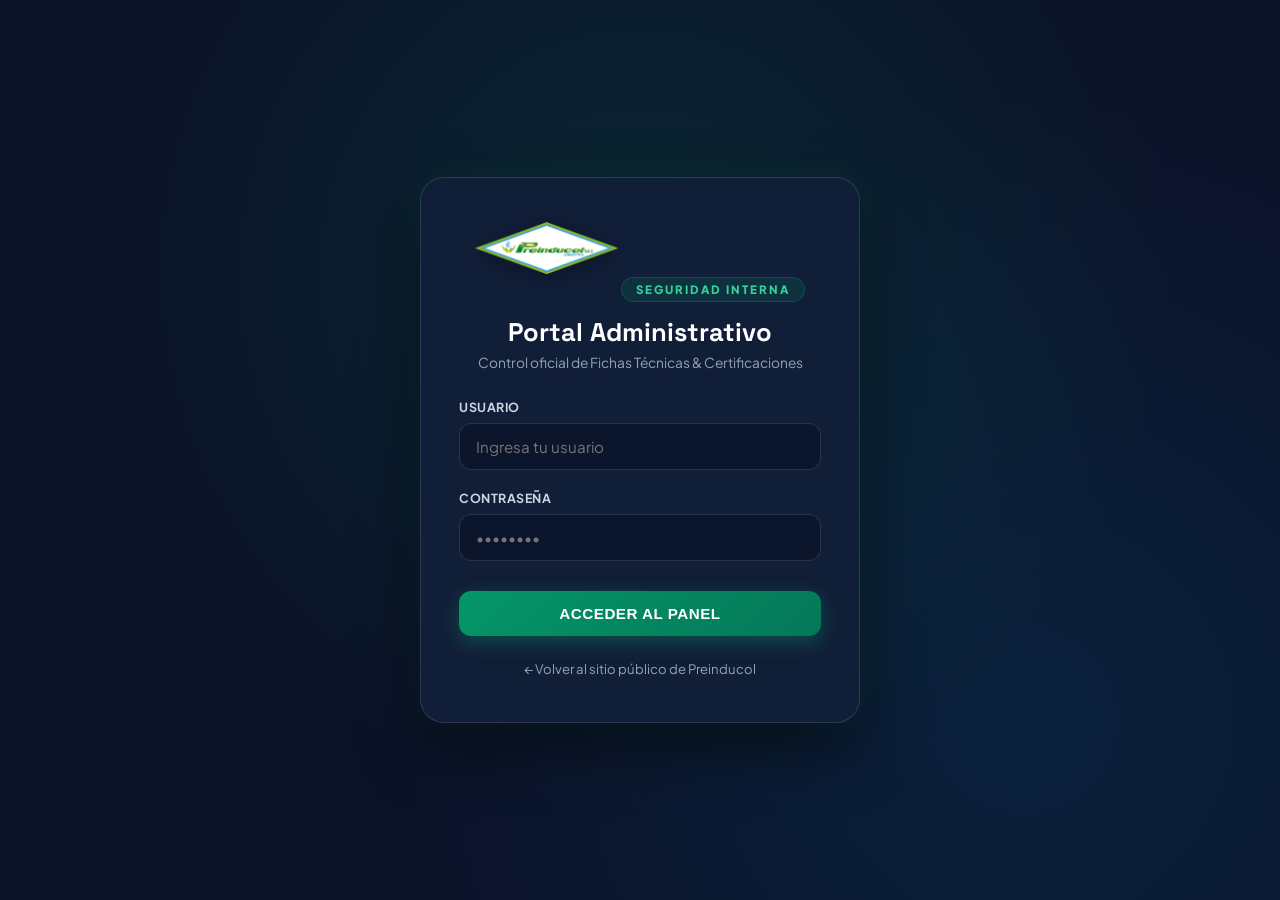
<file: admin.html>
<!DOCTYPE html>
<html lang="es">
<head>
  <meta charset="UTF-8">
  <meta name="viewport" content="width=device-width, initial-scale=1.0">
  <title>Preinducol S.A.S. — Portal Administrativo de Fichas Técnicas</title>
  <link rel="icon" type="image/png" href="assets/logo.png">
  
  <!-- Tipografía -->
  <link rel="preconnect" href="https://fonts.googleapis.com">
  <link rel="preconnect" href="https://fonts.gstatic.com" crossorigin>
  <link href="https://fonts.googleapis.com/css2?family=Plus+Jakarta+Sans:wght@400;500;600;700;800&family=Space+Grotesk:wght@600;700;800&family=JetBrains+Mono:wght@500;700&display=swap" rel="stylesheet">
  
  <style>
    :root {
      --c-bg: #0b1329;
      --c-surface: #111e38;
      --c-card: #182849;
      --c-border: rgba(255, 255, 255, 0.12);
      --c-text: #f8fafc;
      --c-text-muted: #94a3b8;
      --c-primary: #059669;
      --c-primary-hover: #047857;
      --c-blue: #0284c7;
      --c-blue-hover: #0369a1;
      --c-red: #ef4444;
      --f-sans: 'Plus Jakarta Sans', system-ui, sans-serif;
      --f-display: 'Space Grotesk', system-ui, sans-serif;
      --f-mono: 'JetBrains Mono', monospace;
    }

    * {
      box-sizing: border-box;
      margin: 0;
      padding: 0;
    }

    body {
      font-family: var(--f-sans);
      background-color: var(--c-bg);
      color: var(--c-text);
      min-height: 100vh;
      display: flex;
      flex-direction: column;
    }

    /* =========================================================================
       VISTA 1: LOGIN (PANTALLA DE ACCESO PROTEGIDO)
       ========================================================================= */
    #loginView {
      display: flex;
      align-items: center;
      justify-content: center;
      min-height: 100vh;
      padding: 20px;
      background: radial-gradient(circle at 50% 30%, rgba(5, 150, 105, 0.15) 0%, transparent 60%),
                  radial-gradient(circle at 80% 80%, rgba(2, 132, 199, 0.12) 0%, transparent 50%),
                  var(--c-bg);
    }

    .login-card {
      background: var(--c-surface);
      border: 1px solid var(--c-border);
      border-radius: 24px;
      padding: 44px 38px;
      width: 100%;
      max-width: 440px;
      box-shadow: 0 25px 60px rgba(0, 0, 0, 0.5), 0 0 30px rgba(5, 150, 105, 0.15);
      backdrop-filter: blur(16px);
      text-align: center;
    }

    .login-logo {
      height: 52px;
      margin-bottom: 20px;
      filter: drop-shadow(0 4px 10px rgba(0, 0, 0, 0.3));
    }

    .login-badge {
      display: inline-block;
      font-size: 0.72rem;
      font-weight: 800;
      letter-spacing: 2px;
      color: #34d399;
      background: rgba(5, 150, 105, 0.16);
      border: 1px solid rgba(5, 150, 105, 0.3);
      padding: 4px 14px;
      border-radius: 999px;
      margin-bottom: 14px;
      text-transform: uppercase;
    }

    .login-title {
      font-family: var(--f-display);
      font-size: 1.6rem;
      font-weight: 800;
      color: #ffffff;
      margin-bottom: 6px;
    }

    .login-desc {
      font-size: 0.86rem;
      color: var(--c-text-muted);
      margin-bottom: 28px;
    }

    .form-group {
      text-align: left;
      margin-bottom: 20px;
    }

    .form-label {
      display: block;
      font-size: 0.78rem;
      font-weight: 700;
      color: #cbd5e1;
      margin-bottom: 8px;
      letter-spacing: 0.5px;
    }

    .input-field {
      width: 100%;
      background: rgba(11, 19, 41, 0.8);
      border: 1px solid var(--c-border);
      border-radius: 12px;
      padding: 13px 16px;
      color: #ffffff;
      font-family: var(--f-sans);
      font-size: 0.95rem;
      outline: none;
      transition: all 0.25s ease;
    }

    .input-field:focus {
      border-color: #34d399;
      box-shadow: 0 0 15px rgba(52, 211, 153, 0.3);
      background: rgba(11, 19, 41, 0.95);
    }

    .btn-login {
      width: 100%;
      background: linear-gradient(135deg, var(--c-primary), #047857);
      border: none;
      border-radius: 12px;
      padding: 14px;
      color: #ffffff;
      font-size: 0.95rem;
      font-weight: 700;
      letter-spacing: 0.5px;
      cursor: pointer;
      transition: all 0.25s ease;
      box-shadow: 0 6px 20px rgba(5, 150, 105, 0.4);
      margin-top: 10px;
    }

    .btn-login:hover {
      background: linear-gradient(135deg, #047857, #065f46);
      transform: translateY(-2px);
      box-shadow: 0 8px 25px rgba(5, 150, 105, 0.6);
    }

    .login-error {
      display: none;
      background: rgba(239, 68, 68, 0.15);
      border: 1px solid rgba(239, 68, 68, 0.4);
      color: #fca5a5;
      font-size: 0.82rem;
      padding: 10px 14px;
      border-radius: 10px;
      margin-top: 18px;
    }

    .login-footer-link {
      display: inline-block;
      margin-top: 24px;
      color: var(--c-text-muted);
      font-size: 0.82rem;
      text-decoration: none;
      transition: color 0.2s;
    }

    .login-footer-link:hover {
      color: #34d399;
    }

    /* =========================================================================
       VISTA 2: DASHBOARD ADMINISTRATIVO
       ========================================================================= */
    #dashboardView {
      display: none;
      flex-direction: column;
      min-height: 100vh;
    }

    .admin-navbar {
      background: var(--c-surface);
      border-bottom: 1px solid var(--c-border);
      padding: 14px 28px;
      display: flex;
      align-items: center;
      justify-content: space-between;
      position: sticky;
      top: 0;
      z-index: 50;
      backdrop-filter: blur(12px);
    }

    .nav-brand-group {
      display: flex;
      align-items: center;
      gap: 16px;
    }

    .admin-nav-logo {
      height: 38px;
    }

    .admin-nav-title {
      font-family: var(--f-display);
      font-size: 1.15rem;
      font-weight: 800;
      color: #ffffff;
      letter-spacing: 0.5px;
    }

    .admin-nav-user-badge {
      display: flex;
      align-items: center;
      gap: 14px;
    }

    .user-pill {
      display: flex;
      align-items: center;
      gap: 8px;
      background: rgba(255, 255, 255, 0.06);
      border: 1px solid var(--c-border);
      padding: 6px 14px;
      border-radius: 999px;
      font-size: 0.82rem;
      color: #cbd5e1;
    }

    .user-pill strong {
      color: #34d399;
    }

    .btn-logout {
      background: rgba(239, 68, 68, 0.14);
      border: 1px solid rgba(239, 68, 68, 0.3);
      color: #fca5a5;
      padding: 7px 16px;
      border-radius: 999px;
      font-size: 0.80rem;
      font-weight: 700;
      cursor: pointer;
      transition: all 0.2s ease;
    }

    .btn-logout:hover {
      background: #ef4444;
      color: #ffffff;
      border-color: #ef4444;
    }

    .admin-content {
      flex: 1;
      padding: 34px 28px 60px;
      max-width: 1400px;
      width: 100%;
      margin: 0 auto;
    }

    /* Barra Superior de Métricas & Acciones */
    .dashboard-topbar {
      display: flex;
      align-items: center;
      justify-content: space-between;
      flex-wrap: wrap;
      gap: 20px;
      margin-bottom: 30px;
    }

    .topbar-titles h1 {
      font-family: var(--f-display);
      font-size: 1.9rem;
      font-weight: 800;
      color: #ffffff;
      margin-bottom: 4px;
    }

    .topbar-titles p {
      font-size: 0.9rem;
      color: var(--c-text-muted);
    }

    .topbar-actions {
      display: flex;
      align-items: center;
      gap: 12px;
    }

    .btn-new-ft {
      display: flex;
      align-items: center;
      gap: 8px;
      background: linear-gradient(135deg, var(--c-primary), #047857);
      border: none;
      color: #ffffff;
      padding: 12px 22px;
      border-radius: 12px;
      font-weight: 700;
      font-size: 0.90rem;
      cursor: pointer;
      box-shadow: 0 4px 16px rgba(5, 150, 105, 0.4);
      transition: all 0.25s ease;
    }

    .btn-new-ft:hover {
      transform: translateY(-2px);
      box-shadow: 0 8px 24px rgba(5, 150, 105, 0.6);
    }

    .btn-view-site {
      background: rgba(255, 255, 255, 0.08);
      border: 1px solid var(--c-border);
      color: #ffffff;
      padding: 12px 18px;
      border-radius: 12px;
      font-weight: 600;
      font-size: 0.88rem;
      text-decoration: none;
      transition: all 0.2s ease;
    }

    .btn-view-site:hover {
      background: rgba(255, 255, 255, 0.15);
      border-color: #ffffff;
    }

    /* Tarjetas de Estadísticas */
    .stats-grid {
      display: grid;
      grid-template-columns: repeat(auto-fit, minmax(240px, 1fr));
      gap: 18px;
      margin-bottom: 30px;
    }

    .stat-card {
      background: var(--c-surface);
      border: 1px solid var(--c-border);
      border-radius: 18px;
      padding: 22px;
      display: flex;
      align-items: center;
      gap: 16px;
    }

    .stat-icon {
      width: 48px;
      height: 48px;
      border-radius: 12px;
      background: rgba(5, 150, 105, 0.16);
      color: #34d399;
      display: flex;
      align-items: center;
      justify-content: center;
      font-size: 1.4rem;
    }

    .stat-num {
      font-family: var(--f-display);
      font-size: 1.8rem;
      font-weight: 800;
      color: #ffffff;
      line-height: 1;
    }

    .stat-label {
      font-size: 0.78rem;
      color: var(--c-text-muted);
      margin-top: 4px;
      font-weight: 600;
    }

    /* Buscador y Filtros */
    .admin-filter-bar {
      background: var(--c-surface);
      border: 1px solid var(--c-border);
      border-radius: 16px;
      padding: 14px 18px;
      margin-bottom: 24px;
      display: flex;
      align-items: center;
      justify-content: space-between;
      flex-wrap: wrap;
      gap: 14px;
    }

    .admin-search-wrap {
      flex: 1;
      min-width: 260px;
      position: relative;
    }

    .admin-search-input {
      width: 100%;
      background: rgba(11, 19, 41, 0.7);
      border: 1px solid var(--c-border);
      border-radius: 10px;
      padding: 10px 14px 10px 38px;
      color: #ffffff;
      font-size: 0.9rem;
      outline: none;
    }

    .admin-search-input:focus {
      border-color: #34d399;
    }

    .search-icon-svg {
      position: absolute;
      left: 12px;
      top: 50%;
      transform: translateY(-50%);
      color: var(--c-text-muted);
    }

    /* Tabla de Fichas Técnicas */
    .fichas-table-wrap {
      background: var(--c-surface);
      border: 1px solid var(--c-border);
      border-radius: 20px;
      overflow: hidden;
      box-shadow: 0 10px 30px rgba(0, 0, 0, 0.2);
    }

    .fichas-table {
      width: 100%;
      border-collapse: collapse;
      text-align: left;
    }

    .fichas-table th {
      background: rgba(255, 255, 255, 0.03);
      padding: 16px 20px;
      font-size: 0.75rem;
      font-weight: 800;
      letter-spacing: 1.5px;
      color: var(--c-text-muted);
      text-transform: uppercase;
      border-bottom: 1px solid var(--c-border);
    }

    .fichas-table td {
      padding: 18px 20px;
      border-bottom: 1px solid rgba(255, 255, 255, 0.06);
      font-size: 0.88rem;
      vertical-align: middle;
    }

    .fichas-table tr:hover td {
      background: rgba(255, 255, 255, 0.02);
    }

    .code-badge {
      font-family: var(--f-mono);
      font-size: 0.80rem;
      font-weight: 700;
      color: #38bdf8;
      background: rgba(56, 189, 248, 0.12);
      border: 1px solid rgba(56, 189, 248, 0.3);
      padding: 4px 10px;
      border-radius: 6px;
      display: inline-block;
    }

    .cat-badge {
      font-size: 0.75rem;
      font-weight: 700;
      color: #34d399;
      background: rgba(52, 211, 153, 0.12);
      padding: 4px 10px;
      border-radius: 999px;
      display: inline-block;
    }

    .pdf-indicator {
      display: inline-flex;
      align-items: center;
      gap: 6px;
      font-size: 0.78rem;
      color: #cbd5e1;
    }

    .table-actions {
      display: flex;
      align-items: center;
      gap: 8px;
    }

    .btn-action-icon {
      background: rgba(255, 255, 255, 0.08);
      border: 1px solid var(--c-border);
      color: #ffffff;
      padding: 7px 12px;
      border-radius: 8px;
      font-size: 0.80rem;
      font-weight: 600;
      cursor: pointer;
      transition: all 0.2s ease;
      display: inline-flex;
      align-items: center;
      gap: 5px;
    }

    .btn-action-icon:hover {
      background: rgba(255, 255, 255, 0.18);
    }

    .btn-action-delete {
      background: rgba(239, 68, 68, 0.12);
      border-color: rgba(239, 68, 68, 0.3);
      color: #fca5a5;
    }

    .btn-action-delete:hover {
      background: #ef4444;
      color: #ffffff;
    }

    /* Modal de Edición / Creación */
    .modal-overlay {
      position: fixed;
      inset: 0;
      background: rgba(0, 0, 0, 0.75);
      backdrop-filter: blur(8px);
      z-index: 100;
      display: none;
      align-items: center;
      justify-content: center;
      padding: 20px;
    }

    .modal-overlay.active {
      display: flex;
    }

    .modal-box {
      background: var(--c-surface);
      border: 1px solid var(--c-border);
      border-radius: 24px;
      width: 100%;
      max-width: 680px;
      max-height: 90vh;
      overflow-y: auto;
      box-shadow: 0 25px 60px rgba(0, 0, 0, 0.6);
      display: flex;
      flex-direction: column;
    }

    .modal-header {
      padding: 22px 28px;
      border-bottom: 1px solid var(--c-border);
      display: flex;
      align-items: center;
      justify-content: space-between;
    }

    .modal-title {
      font-family: var(--f-display);
      font-size: 1.3rem;
      font-weight: 800;
      color: #ffffff;
    }

    .btn-close-modal {
      background: transparent;
      border: none;
      color: var(--c-text-muted);
      font-size: 1.6rem;
      cursor: pointer;
      line-height: 1;
    }

    .btn-close-modal:hover {
      color: #ffffff;
    }

    .modal-body {
      padding: 28px;
    }

    .form-grid-2 {
      display: grid;
      grid-template-columns: 1fr 1fr;
      gap: 16px;
    }

    .file-dropzone {
      border: 2px dashed rgba(255, 255, 255, 0.2);
      border-radius: 12px;
      padding: 20px;
      text-align: center;
      cursor: pointer;
      transition: all 0.25s ease;
      background: rgba(11, 19, 41, 0.5);
    }

    .file-dropzone:hover {
      border-color: #34d399;
      background: rgba(5, 150, 105, 0.08);
    }

    .modal-footer {
      padding: 18px 28px;
      border-top: 1px solid var(--c-border);
      display: flex;
      align-items: center;
      justify-content: flex-end;
      gap: 12px;
    }

    .btn-cancel {
      background: transparent;
      border: 1px solid var(--c-border);
      color: var(--c-text-muted);
      padding: 10px 18px;
      border-radius: 10px;
      font-weight: 600;
      cursor: pointer;
    }

    .btn-cancel:hover {
      color: #ffffff;
      border-color: #ffffff;
    }

    .btn-save {
      background: linear-gradient(135deg, var(--c-primary), #047857);
      border: none;
      color: #ffffff;
      padding: 10px 24px;
      border-radius: 10px;
      font-weight: 700;
      cursor: pointer;
    }

    .btn-save:hover {
      background: #047857;
    }

    /* Toast Notification */
    .admin-toast {
      position: fixed;
      bottom: 24px;
      right: 24px;
      background: #065f46;
      border: 1px solid #34d399;
      color: #ffffff;
      padding: 14px 22px;
      border-radius: 12px;
      font-weight: 600;
      font-size: 0.9rem;
      box-shadow: 0 10px 30px rgba(0, 0, 0, 0.4);
      display: none;
      z-index: 200;
      animation: toastIn 0.3s ease;
    }

    @keyframes toastIn {
      from { transform: translateY(20px); opacity: 0; }
      to { transform: translateY(0); opacity: 1; }
    }
  </style>
</head>
<body>

  <!-- =========================================================================
       1. PANTALLA DE ACCESO (LOGIN OCULTO)
       ========================================================================= -->
  <div id="loginView">
    <div class="login-card">
      <img src="assets/logo.png" alt="Preinducol S.A.S." class="login-logo">
      <span class="login-badge">SEGURIDAD INTERNA</span>
      <h1 class="login-title">Portal Administrativo</h1>
      <p class="login-desc">Control oficial de Fichas Técnicas & Certificaciones</p>

      <form id="loginForm" onsubmit="handleLogin(event)">
        <div class="form-group">
          <label class="form-label">USUARIO</label>
          <input type="text" id="adminUser" class="input-field" placeholder="Ingresa tu usuario" required autocomplete="username">
        </div>

        <div class="form-group">
          <label class="form-label">CONTRASEÑA</label>
          <input type="password" id="adminPass" class="input-field" placeholder="••••••••" required autocomplete="current-password">
        </div>

        <button type="submit" class="btn-login">ACCEDER AL PANEL</button>

        <div class="login-error" id="loginError">
          ⚠️ Usuario o contraseña incorrectos. Verifica tus credenciales.
        </div>
      </form>

      <a href="index.html" class="login-footer-link">← Volver al sitio público de Preinducol</a>
    </div>
  </div>

  <!-- =========================================================================
       2. PANEL DASHBOARD ADMINISTRATIVO
       ========================================================================= -->
  <div id="dashboardView">
    
    <!-- Navbar del Administrador -->
    <header class="admin-navbar">
      <div class="nav-brand-group">
        <img src="assets/logo.png" alt="Preinducol" class="admin-nav-logo">
        <span class="admin-nav-title">GESTIÓN DE FICHAS TÉCNICAS</span>
      </div>

      <div class="admin-nav-user-badge">
        <div class="user-pill">
          <span>👤 Operador:</span>
          <strong id="loggedUserDisplay">camilomatiz115</strong>
        </div>
        <button class="btn-logout" onclick="handleLogout()">Cerrar Sesión</button>
      </div>
    </header>

    <main class="admin-content">
      
      <!-- Topbar con Botón Crear -->
      <div class="dashboard-topbar">
        <div class="topbar-titles">
          <h1>Fichas Técnicas Registradas</h1>
          <p>Crea, actualiza o elimina las fichas oficiales. Los cambios impactan el menú del sitio en tiempo real.</p>
        </div>

        <div class="topbar-actions">
          <a href="index.html" target="_blank" class="btn-view-site">Ver Sitio Web ↗</a>
          <button class="btn-new-ft" onclick="openCreateModal()">
            <span style="font-size: 1.2rem; line-height: 1;">+</span>
            <span>Nueva Ficha Técnica</span>
          </button>
        </div>
      </div>

      <!-- Tarjetas Métricas -->
      <div class="stats-grid">
        <div class="stat-card">
          <div class="stat-icon">📄</div>
          <div>
            <div class="stat-num" id="totalFichasCount">4</div>
            <div class="stat-label">FICHAS ACTIVAS EN CATÁLOGO</div>
          </div>
        </div>

        <div class="stat-card">
          <div class="stat-icon">🏷️</div>
          <div>
            <div class="stat-num" id="totalCategoriesCount">2</div>
            <div class="stat-label">LÍNEAS DE PRODUCTO</div>
          </div>
        </div>

        <div class="stat-card">
          <div class="stat-icon">🔄</div>
          <div>
            <div class="stat-num" id="lastUpdatedDate">Hoy</div>
            <div class="stat-label">ÚLTIMA SINCRONIZACIÓN</div>
          </div>
        </div>
      </div>

      <!-- Barra de Filtro / Búsqueda -->
      <div class="admin-filter-bar">
        <div class="admin-search-wrap">
          <svg class="search-icon-svg" viewBox="0 0 24 24" width="16" height="16" fill="none" stroke="currentColor" stroke-width="2">
            <circle cx="11" cy="11" r="8"></circle>
            <line x1="21" y1="21" x2="16.65" y2="16.65"></line>
          </svg>
          <input type="text" id="adminSearchInput" class="admin-search-input" placeholder="Buscar por código (ej: FT-RUB20) o nombre de producto..." oninput="handleSearch(this.value)">
        </div>
      </div>

      <!-- Tabla Principal de Fichas -->
      <div class="fichas-table-wrap">
        <table class="fichas-table">
          <thead>
            <tr>
              <th>CÓDIGO</th>
              <th>TÍTULO DE PRODUCTO</th>
              <th>CATEGORÍA</th>
              <th>CALIBRE</th>
              <th>PDF ADJUNTO</th>
              <th>ACCIONES</th>
            </tr>
          </thead>
          <tbody id="fichasTableBody">
            <!-- Renderizado dinámico vía JavaScript -->
          </tbody>
        </table>
      </div>

    </main>
  </div>

  <!-- =========================================================================
       3. MODAL DE CREACIÓN / EDICIÓN DE FICHA TÉCNICA
       ========================================================================= -->
  <div class="modal-overlay" id="editModalOverlay">
    <div class="modal-box">
      <div class="modal-header">
        <h3 class="modal-title" id="modalFormTitle">Nueva Ficha Técnica</h3>
        <button class="btn-close-modal" onclick="closeEditModal()">×</button>
      </div>

      <form id="fichaForm" onsubmit="handleSaveFicha(event)">
        <div class="modal-body">
          <input type="hidden" id="formFichaId">

          <div class="form-grid-2">
            <div class="form-group">
              <label class="form-label">CÓDIGO DE FICHA *</label>
              <input type="text" id="formCodigo" class="input-field" placeholder="ej: FT-RUB20" required>
            </div>

            <div class="form-group">
              <label class="form-label">CATEGORÍA *</label>
              <select id="formCategoria" class="input-field" required>
                <option value="hogar">Látex Hogar & Aseo</option>
                <option value="industrial">Látex Industrial</option>
                <option value="nitrilo">Nitrilo Químico</option>
                <option value="cuero">Cuero & Soldadura</option>
              </select>
            </div>
          </div>

          <div class="form-group">
            <label class="form-label">TÍTULO COMPLETO DEL PRODUCTO *</label>
            <input type="text" id="formTitulo" class="input-field" placeholder="ej: Guante de Látex Ruberplus™ Calibre 20" required>
          </div>

          <div class="form-grid-2">
            <div class="form-group">
              <label class="form-label">CALIBRE / GROSOR *</label>
              <input type="text" id="formCalibre" class="input-field" placeholder="ej: Calibre 20 (0.50 mm)" required>
            </div>

            <div class="form-group">
              <label class="form-label">LONGITUD *</label>
              <input type="text" id="formLongitud" class="input-field" placeholder="ej: 30 cm (12 pulgadas)" required>
            </div>
          </div>

          <div class="form-grid-2">
            <div class="form-group">
              <label class="form-label">COLOR / ACABADO</label>
              <input type="text" id="formColor" class="input-field" placeholder="ej: Amarillo / Bicolor">
            </div>

            <div class="form-group">
              <label class="form-label">FECHA DE REVISIÓN</label>
              <input type="text" id="formFechaRev" class="input-field" placeholder="ej: Octubre 2026">
            </div>
          </div>

          <div class="form-group">
            <label class="form-label">DESCRIPCIÓN TÉCNICA Y APLICACIONES</label>
            <textarea id="formDescripcion" class="input-field" rows="3" placeholder="Detalle técnico, pruebas de elongación, bactericida, etc."></textarea>
          </div>

          <div class="form-group">
            <label class="form-label">ARCHIVO PDF OFICIAL</label>
            <div class="file-dropzone" onclick="document.getElementById('formPdfFile').click()">
              <input type="file" id="formPdfFile" accept="application/pdf" style="display: none;" onchange="handleFileSelect(this)">
              <div id="dropzoneText">
                📂 <strong>Haz clic para cargar el PDF oficial</strong>
                <p style="font-size: 0.78rem; color: var(--c-text-muted); margin-top: 4px;">Máximo 8 MB • Formato .PDF</p>
              </div>
            </div>
          </div>

        </div>

        <div class="modal-footer">
          <button type="button" class="btn-cancel" onclick="closeEditModal()">Cancelar</button>
          <button type="submit" class="btn-save" id="btnSaveSubmit">Guardar Ficha</button>
        </div>
      </form>
    </div>
  </div>

  <!-- Toast Notification -->
  <div class="admin-toast" id="adminToast">Ficha guardada exitosamente</div>

  <!-- =========================================================================
       LÓGICA DEL PANEL ADMINISTRATIVO (COMPARTIDO CON EL SITIO PRINCIPAL)
       ========================================================================= -->
  <script>
    const STORAGE_KEY = 'preinducol_fichas_tecnicas_db';
    const SESSION_AUTH_KEY = 'preinducol_admin_auth_user';

    // Credenciales oficiales requeridas
    const VALID_USER = 'camilomatiz115';
    const VALID_PASS = '12345';

    let currentFichas = [];
    let pendingPdfBase64 = null;
    let pendingPdfName = '';

    // Fichas iniciales de fábrica si el almacenamiento está vacío
    const INITIAL_FICHAS = [
      {
        id: 'ft-rub20',
        codigo: 'FT-RUB20',
        titulo: 'Guante de Látex Ruberplus™ Calibre 20',
        categoria: 'hogar',
        categoriaNombre: 'Látex Hogar & Aseo',
        calibre: 'Calibre 20 Parejo (0.50 mm)',
        longitud: '30 cm (12 pulgadas)',
        color: 'Amarillo / Bicolor',
        descripcion: 'Guante ergonómico de alta pureza con labrado antideslizante en palma y dedos. Formulado con bactericida activo que inhibe 99.9% de hongos y bacterias.',
        fechaRev: 'Enero 2026',
        pdfNombre: 'Ficha_Tecnica_Ruberplus_Cal20_Preinducol.pdf'
      },
      {
        id: 'ft-rub25',
        codigo: 'FT-RUB25',
        titulo: 'Guante de Látex Ruberplus™ Semipesado Calibre 25',
        categoria: 'industrial',
        categoriaNombre: 'Látex Industrial',
        calibre: 'Calibre 25 (0.63 mm)',
        longitud: '30 cm',
        color: 'Negro / Rojo Bicolor',
        descripcion: 'Guante semipesado diseñado para trabajo industrial continuo, agroindustria, plantas florícolas y aseo severo.',
        fechaRev: 'Febrero 2026',
        pdfNombre: 'Ficha_Tecnica_Ruberplus_Cal25_Preinducol.pdf'
      },
      {
        id: 'ft-ind25',
        codigo: 'FT-IND25',
        titulo: 'Guante Industrial Indumax™ Químico Calibre 25',
        categoria: 'industrial',
        categoriaNombre: 'Látex Industrial',
        calibre: 'Calibre 25 Parejo',
        longitud: '35 cm con manga extendida',
        color: 'Verde Oscuro / Negro',
        descripcion: 'Protección para inmersión industrial en ácidos diluidos, álcalis, soluciones cáusticas y detergentes agresivos.',
        fechaRev: 'Enero 2026',
        pdfNombre: 'Ficha_Tecnica_Indumax_Cal25_Preinducol.pdf'
      },
      {
        id: 'ft-rub50',
        codigo: 'FT-RUB50',
        titulo: 'Guante Extrapesado Rubber 50™ Máxima Protección',
        categoria: 'industrial',
        categoriaNombre: 'Látex Industrial',
        calibre: 'Calibre 50 Extrapesado (1.25 mm)',
        longitud: '38 cm (15 pulgadas)',
        color: 'Ámbar / Naranja',
        descripcion: 'Guante extrapesado para faenas severas, desbaste, manipulación de tanques, curtido de pieles y trabajo pesado.',
        fechaRev: 'Marzo 2026',
        pdfNombre: 'Ficha_Tecnica_Rubber50_Extrapesado_Preinducol.pdf'
      }
    ];

    function checkAuth() {
      const authUser = sessionStorage.getItem(SESSION_AUTH_KEY);
      if (authUser === VALID_USER) {
        showDashboard();
      } else {
        showLogin();
      }
    }

    function showLogin() {
      document.getElementById('loginView').style.display = 'flex';
      document.getElementById('dashboardView').style.display = 'none';
    }

    function showDashboard() {
      document.getElementById('loginView').style.display = 'none';
      document.getElementById('dashboardView').style.display = 'flex';
      loadFichasData();
      renderTable(currentFichas);
    }

    function handleLogin(e) {
      e.preventDefault();
      const user = document.getElementById('adminUser').value.trim();
      const pass = document.getElementById('adminPass').value;
      const errorBox = document.getElementById('loginError');

      if (user === VALID_USER && pass === VALID_PASS) {
        errorBox.style.display = 'none';
        sessionStorage.setItem(SESSION_AUTH_KEY, user);
        showDashboard();
      } else {
        errorBox.style.display = 'block';
      }
    }

    function handleLogout() {
      sessionStorage.removeItem(SESSION_AUTH_KEY);
      showLogin();
    }

    function loadFichasData() {
      try {
        const raw = localStorage.getItem(STORAGE_KEY);
        if (raw) {
          currentFichas = JSON.parse(raw);
        } else {
          currentFichas = [...INITIAL_FICHAS];
          saveFichasData();
        }
      } catch (err) {
        console.warn('Error cargando fichas:', err);
        currentFichas = [...INITIAL_FICHAS];
      }
      updateStats();
    }

    function saveFichasData() {
      localStorage.setItem(STORAGE_KEY, JSON.stringify(currentFichas));
      updateStats();
    }

    function updateStats() {
      document.getElementById('totalFichasCount').textContent = currentFichas.length;
      const uniqueCats = new Set(currentFichas.map(f => f.categoria));
      document.getElementById('totalCategoriesCount').textContent = uniqueCats.size;
    }

    function renderTable(list) {
      const tbody = document.getElementById('fichasTableBody');
      if (!list || list.length === 0) {
        tbody.innerHTML = `
          <tr>
            <td colspan="6" style="text-align: center; padding: 40px; color: var(--c-text-muted);">
              No se encontraron fichas técnicas con ese criterio de búsqueda.
            </td>
          </tr>
        `;
        return;
      }

      tbody.innerHTML = list.map(f => `
        <tr>
          <td><span class="code-badge">${f.codigo || 'S/C'}</span></td>
          <td><strong>${f.titulo}</strong></td>
          <td><span class="cat-badge">${f.categoriaNombre || f.categoria}</span></td>
          <td>${f.calibre || 'Estándar'}</td>
          <td>
            <div class="pdf-indicator">
              <span>📄</span>
              <span title="${f.pdfNombre || 'PDF predeterminado'}">${f.pdfNombre ? f.pdfNombre.substring(0, 24) + '...' : 'PDF Oficial'}</span>
            </div>
          </td>
          <td>
            <div class="table-actions">
              <button class="btn-action-icon" onclick="openEditModal('${f.id}')">✏️ Editar</button>
              <button class="btn-action-icon btn-action-delete" onclick="handleDeleteFicha('${f.id}')">🗑️ Borrar</button>
            </div>
          </td>
        </tr>
      `).join('');
    }

    function handleSearch(val) {
      const q = val.toLowerCase().trim();
      if (!q) {
        renderTable(currentFichas);
        return;
      }
      const filtered = currentFichas.filter(f => 
        (f.codigo && f.codigo.toLowerCase().includes(q)) ||
        (f.titulo && f.titulo.toLowerCase().includes(q)) ||
        (f.categoria && f.categoria.toLowerCase().includes(q))
      );
      renderTable(filtered);
    }

    function openCreateModal() {
      document.getElementById('modalFormTitle').textContent = 'Subir Nueva Ficha Técnica';
      document.getElementById('formFichaId').value = '';
      document.getElementById('fichaForm').reset();
      pendingPdfBase64 = null;
      pendingPdfName = '';
      document.getElementById('dropzoneText').innerHTML = `
        📂 <strong>Haz clic para cargar el PDF oficial</strong>
        <p style="font-size: 0.78rem; color: var(--c-text-muted); margin-top: 4px;">Máximo 8 MB • Formato .PDF</p>
      `;
      document.getElementById('editModalOverlay').classList.add('active');
    }

    function openEditModal(id) {
      const ficha = currentFichas.find(f => f.id === id);
      if (!ficha) return;

      document.getElementById('modalFormTitle').textContent = `Editar: ${ficha.codigo}`;
      document.getElementById('formFichaId').value = ficha.id;
      document.getElementById('formCodigo').value = ficha.codigo || '';
      document.getElementById('formCategoria').value = ficha.categoria || 'industrial';
      document.getElementById('formTitulo').value = ficha.titulo || '';
      document.getElementById('formCalibre').value = ficha.calibre || '';
      document.getElementById('formLongitud').value = ficha.longitud || '';
      document.getElementById('formColor').value = ficha.color || '';
      document.getElementById('formFechaRev').value = ficha.fechaRev || 'Octubre 2026';
      document.getElementById('formDescripcion').value = ficha.descripcion || '';

      pendingPdfBase64 = ficha.pdfData || null;
      pendingPdfName = ficha.pdfNombre || '';

      document.getElementById('dropzoneText').innerHTML = `
        ✅ <strong>Archivo actual: ${pendingPdfName || 'PDF asignado'}</strong>
        <p style="font-size: 0.78rem; color: var(--c-text-muted); margin-top: 4px;">Haz clic si deseas reemplazarlo</p>
      `;

      document.getElementById('editModalOverlay').classList.add('active');
    }

    function closeEditModal() {
      document.getElementById('editModalOverlay').classList.remove('active');
    }

    function handleFileSelect(input) {
      const file = input.files[0];
      if (!file) return;

      pendingPdfName = file.name;
      const reader = new FileReader();
      reader.onload = function(e) {
        pendingPdfBase64 = e.target.result;
        document.getElementById('dropzoneText').innerHTML = `
          ✅ <strong>Archivo cargado: ${file.name}</strong> (${(file.size / 1024).toFixed(1)} KB)
        `;
      };
      reader.readAsDataURL(file);
    }

    function handleSaveFicha(e) {
      e.preventDefault();
      const id = document.getElementById('formFichaId').value;
      const codigo = document.getElementById('formCodigo').value.trim().toUpperCase();
      const categoria = document.getElementById('formCategoria').value;
      const catMap = {
        'hogar': 'Látex Hogar & Aseo',
        'industrial': 'Látex Industrial',
        'nitrilo': 'Nitrilo Químico',
        'cuero': 'Cuero & Soldadura'
      };

      const fichaData = {
        codigo: codigo,
        titulo: document.getElementById('formTitulo').value.trim(),
        categoria: categoria,
        categoriaNombre: catMap[categoria] || 'General',
        calibre: document.getElementById('formCalibre').value.trim(),
        longitud: document.getElementById('formLongitud').value.trim(),
        color: document.getElementById('formColor').value.trim(),
        fechaRev: document.getElementById('formFechaRev').value.trim() || 'Octubre 2026',
        descripcion: document.getElementById('formDescripcion').value.trim(),
        pdfData: pendingPdfBase64,
        pdfNombre: pendingPdfName || `${codigo}_Preinducol.pdf`
      };

      if (id) {
        // Editar existente
        const index = currentFichas.findIndex(f => f.id === id);
        if (index !== -1) {
          currentFichas[index] = { ...currentFichas[index], ...fichaData };
          showToast(`Ficha ${codigo} actualizada con éxito`);
        }
      } else {
        // Crear nueva
        const newId = 'ft-' + Date.now();
        currentFichas.unshift({ id: newId, ...fichaData });
        showToast(`Ficha ${codigo} creada y sincronizada con el menú`);
      }

      saveFichasData();
      renderTable(currentFichas);
      closeEditModal();
    }

    function handleDeleteFicha(id) {
      const ficha = currentFichas.find(f => f.id === id);
      if (!ficha) return;

      if (confirm(`¿Estás seguro de eliminar la ficha técnica "${ficha.codigo} - ${ficha.titulo}"? Esta acción se reflejará en el menú del sitio web.`)) {
        currentFichas = currentFichas.filter(f => f.id !== id);
        saveFichasData();
        renderTable(currentFichas);
        showToast(`Ficha ${ficha.codigo} eliminada`);
      }
    }

    function showToast(msg) {
      const toast = document.getElementById('adminToast');
      toast.textContent = `✅ ${msg}`;
      toast.style.display = 'block';
      setTimeout(() => {
        toast.style.display = 'none';
      }, 3500);
    }

    // Inicializar comprobando autenticación
    document.addEventListener('DOMContentLoaded', checkAuth);
  </script>
</body>
</html>
</file>
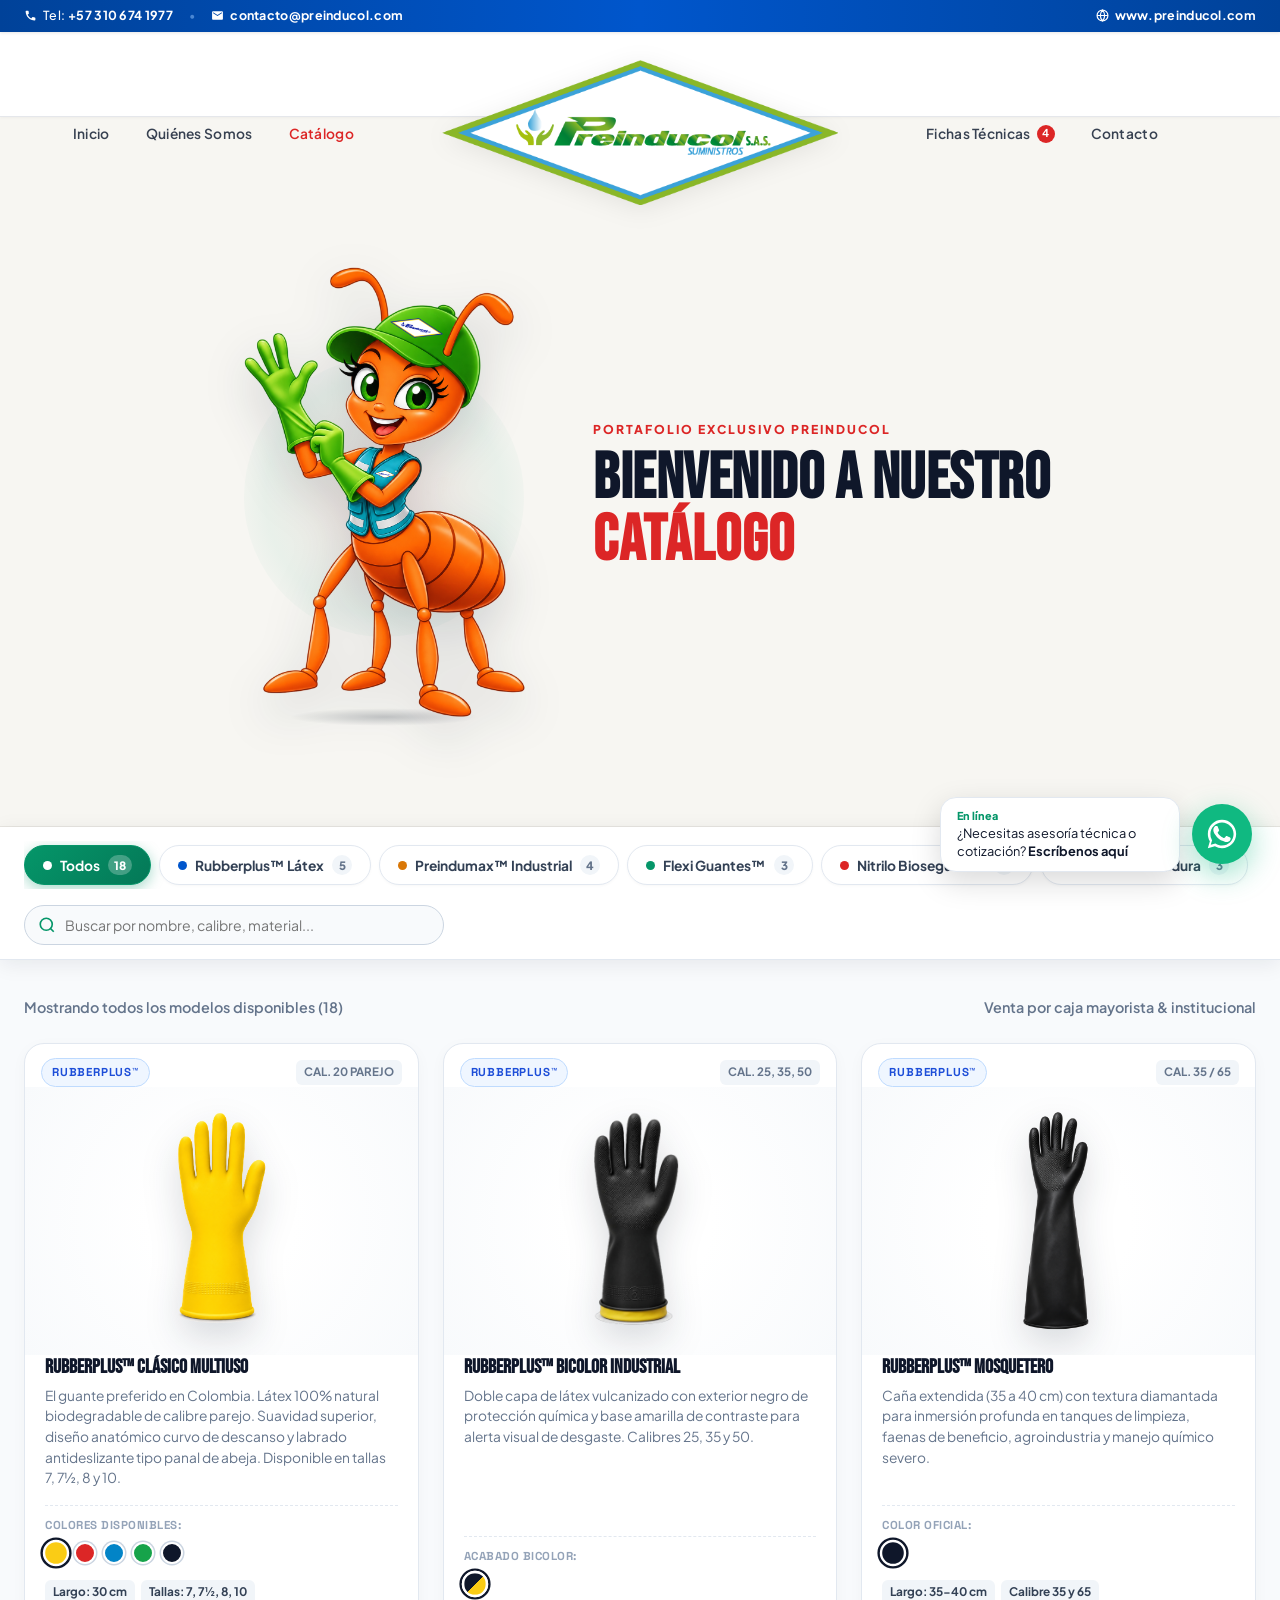
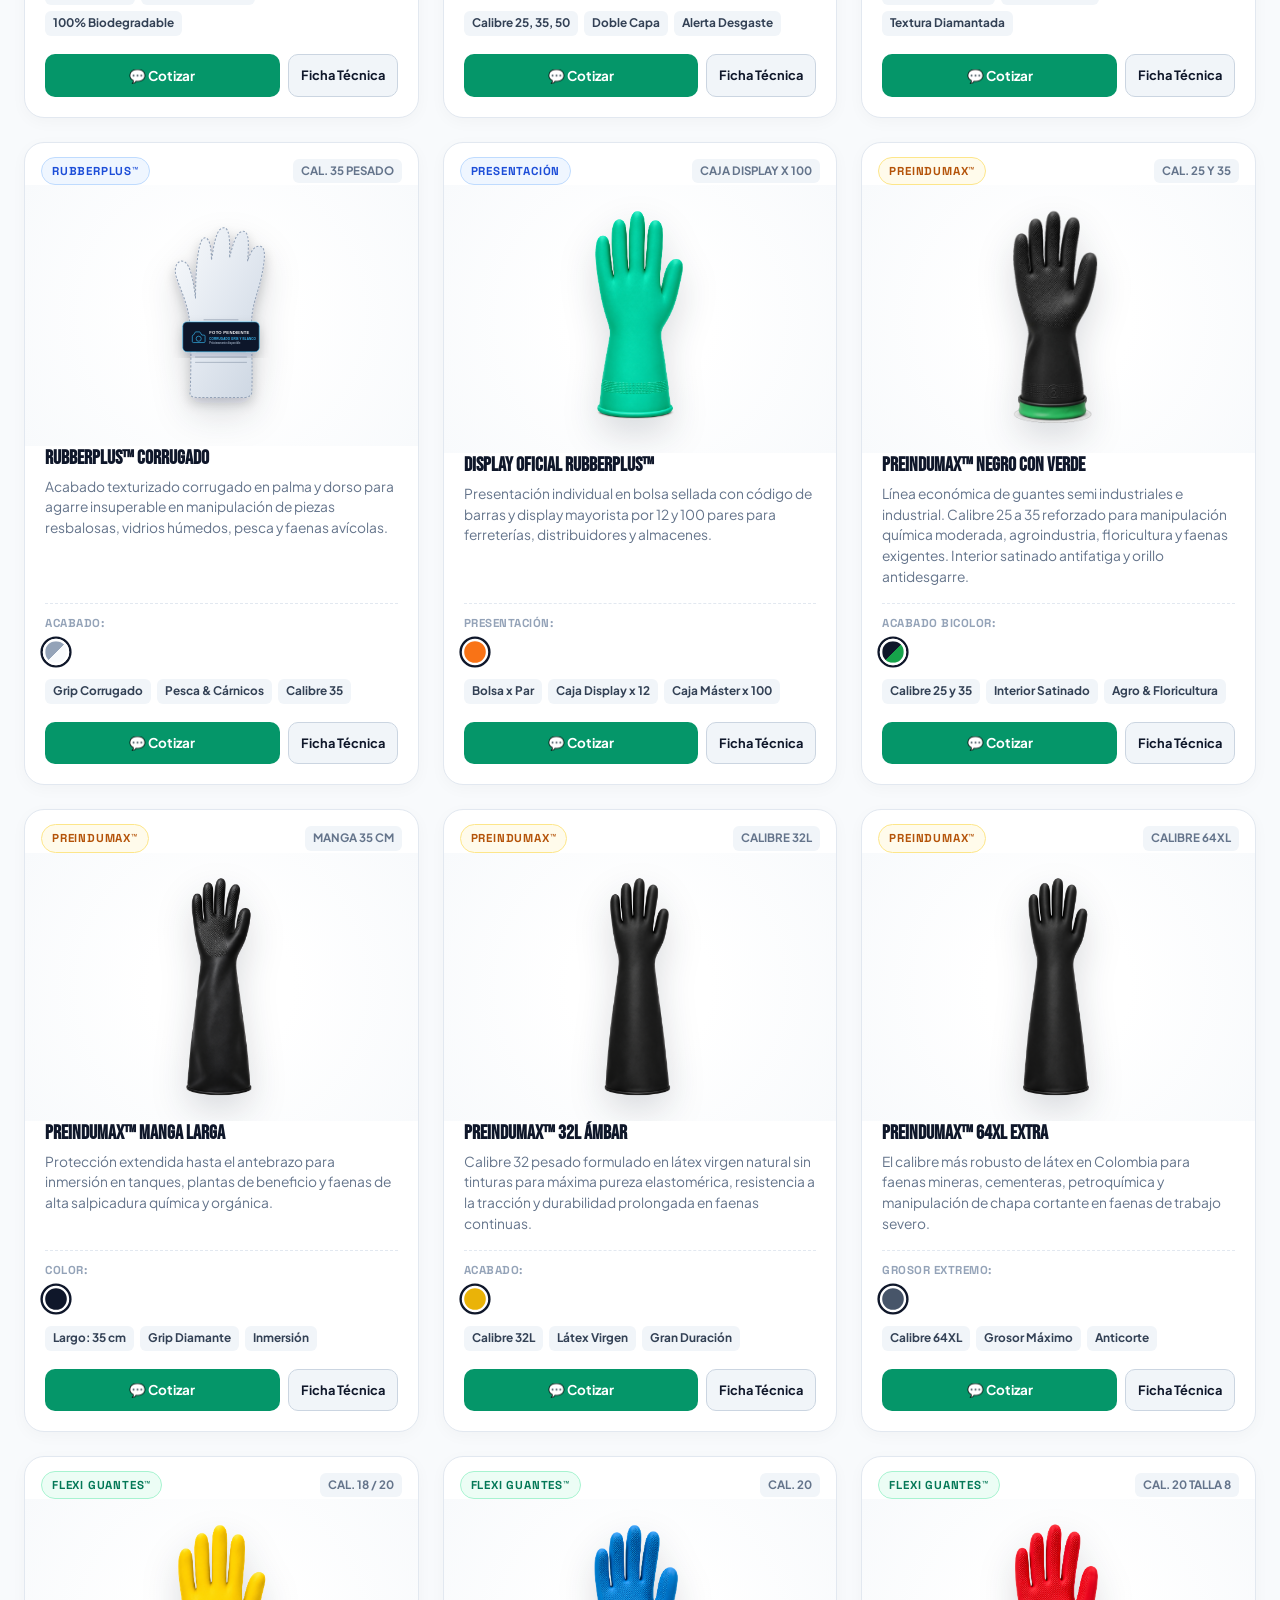
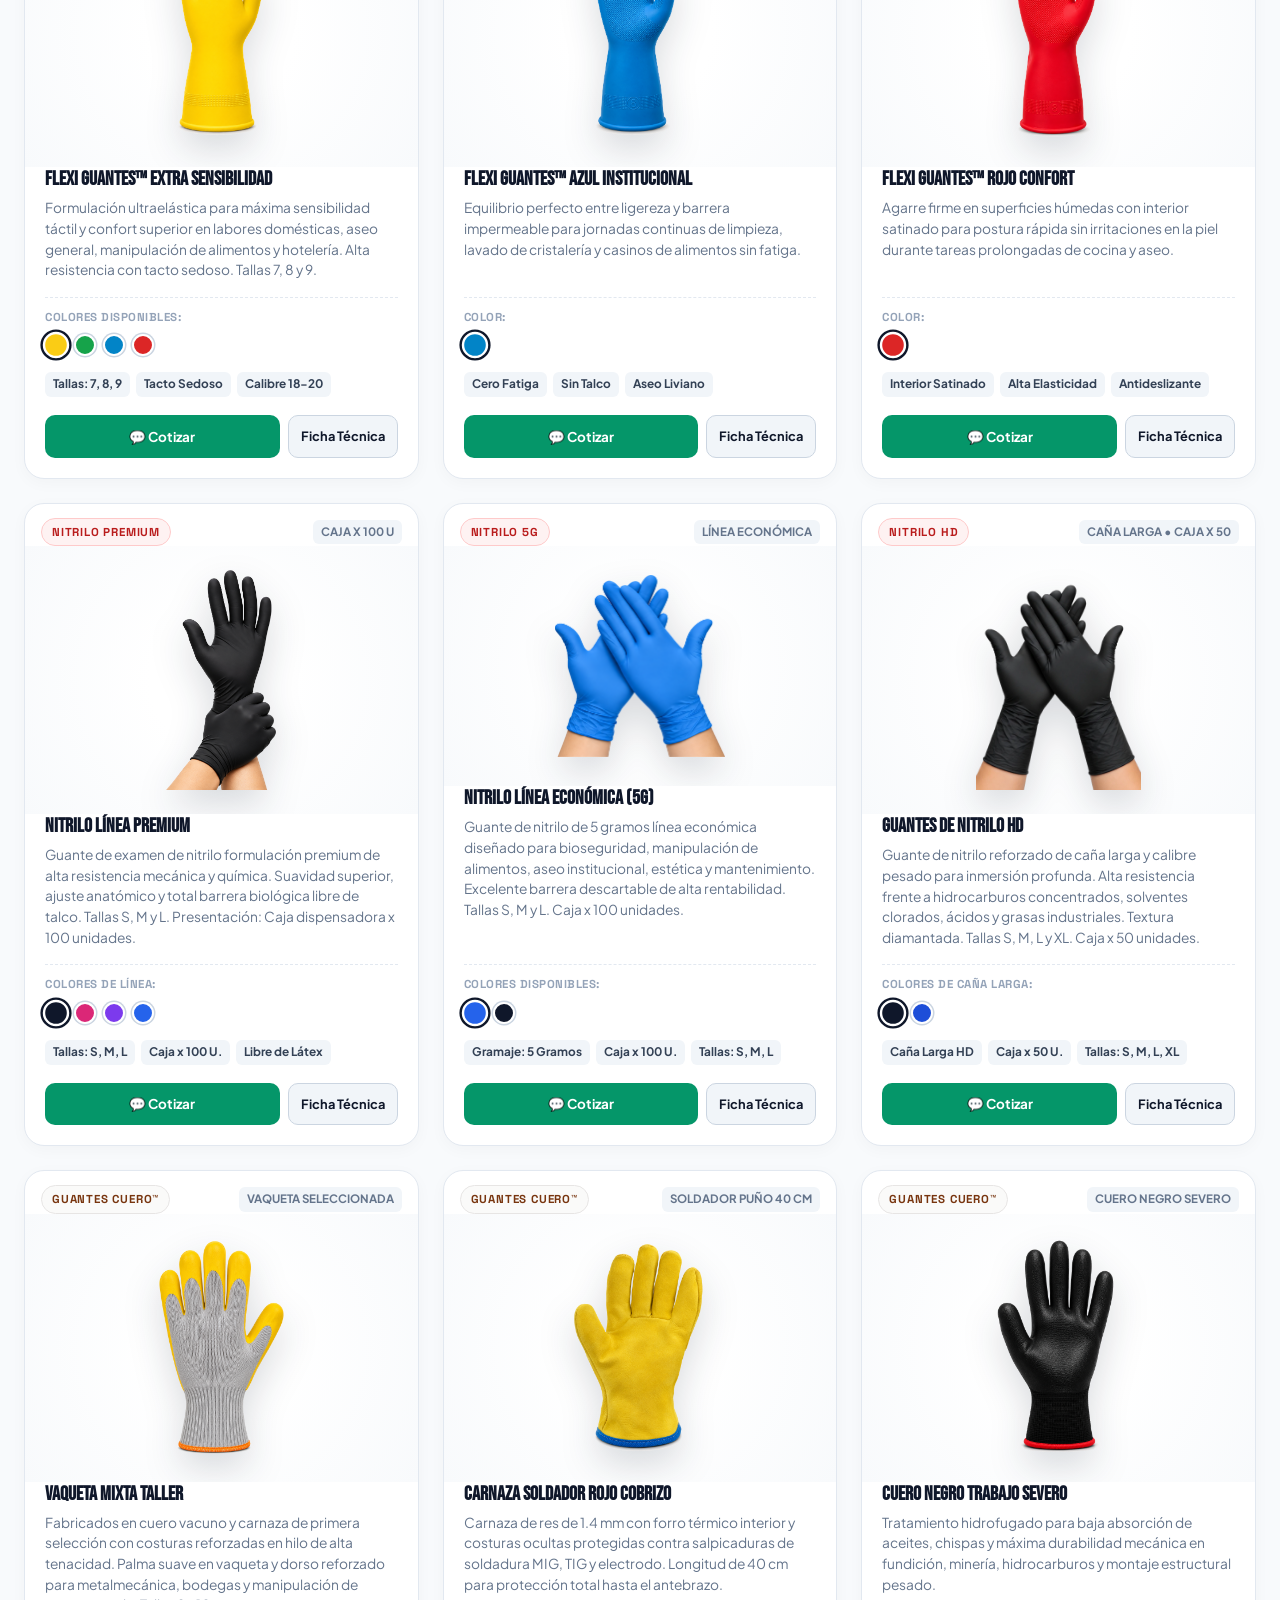
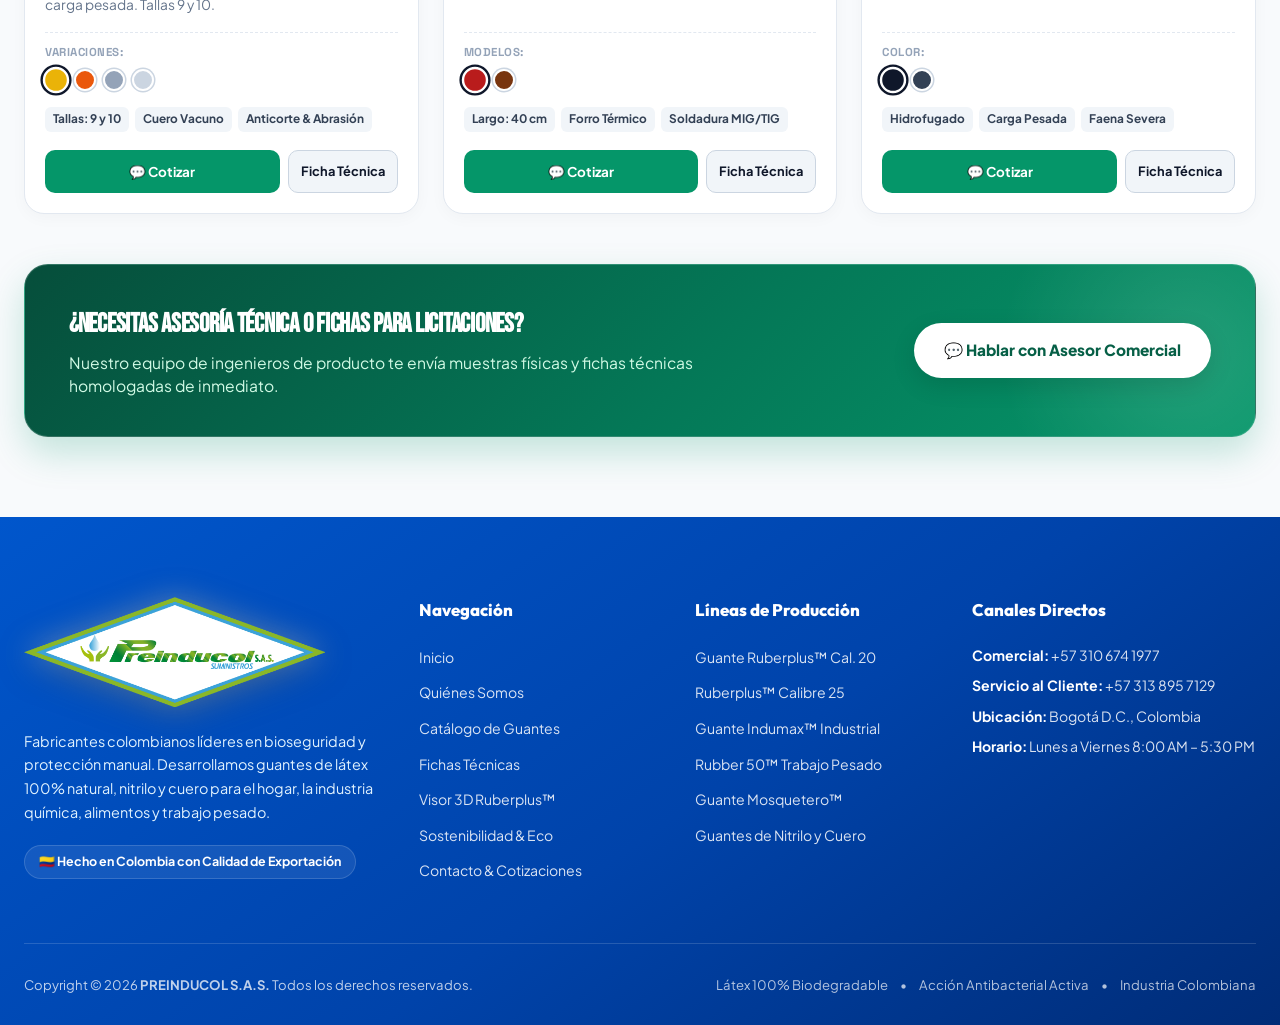
<file: catalogo.html>
<!DOCTYPE html>
<html lang="es">
<head>
  <meta charset="UTF-8">
  <meta name="viewport" content="width=device-width, initial-scale=1.0">
  <title>Preinducol S.A.S. — Catálogo General de Productos y Dotaciones</title>
  <meta name="description" content="Catálogo completo de guantes de protección: Látex Ruberplus, Preindumax, Flexi Guantes, Nitrilo y Cuero. Cotizaciones mayoristas y fichas técnicas directas de fábrica.">
  <link rel="icon" type="image/png" href="assets/logo.png">

  <!-- Fuentes de Alta Gama -->
  <link rel="preconnect" href="https://fonts.googleapis.com">
  <link rel="preconnect" href="https://fonts.gstatic.com" crossorigin>
  <link href="https://fonts.googleapis.com/css2?family=Bebas+Neue&family=Oswald:wght@500;600;700&family=Outfit:wght@400;500;600;700;800;900&family=Plus+Jakarta+Sans:ital,wght@0,400;0,500;0,600;0,700;0,800;1,400&family=Space+Grotesk:wght@500;700;800&family=JetBrains+Mono:wght@500;700&display=swap" rel="stylesheet">

  <!-- Estilos Maestros -->
  <link rel="stylesheet" href="css/base.css">
  <link rel="stylesheet" href="css/navbar.css?v=20261117_fix">
  <link rel="stylesheet" href="css/footer.css">
  <link rel="stylesheet" href="css/responsive.css">

  <style>
    /* ============================================================================
       NUEVO CATÁLOGO GRID DEDICADO: INTERACTIVO, MODERNO Y ELEGANTE
       ============================================================================ */
    body.preinducol-portal {
      background-color: #f8fafc;
      min-height: 100vh;
      display: flex;
      flex-direction: column;
    }

    /* ============================================================================
       CABECERA EDITORIAL CATÁLOGO (IDÉNTICA A LA REFERENCIA DE INICIO)
       Fondo cálido #f7f6f2, amplio aire arriba y abajo, Wendy y SOLO el título
       ============================================================================ */
    .catalog-editorial-welcome {
      background: #f7f6f2;
      padding: 150px 24px 100px;
      border-bottom: 1px solid #e7e5e0;
      position: relative;
      display: flex;
      align-items: center;
      justify-content: center;
    }

    .welcome-container-row {
      max-width: 1100px;
      margin: 0 auto;
      display: flex;
      align-items: center;
      justify-content: center;
      gap: 56px;
      width: 100%;
    }

    .welcome-mascot-col {
      flex-shrink: 0;
    }

    .welcome-mascot-stage {
      position: relative;
      display: flex;
      flex-direction: column;
      align-items: center;
      justify-content: center;
    }

    .welcome-mascot-img {
      width: clamp(250px, 24vw, 320px);
      height: auto;
      object-fit: contain;
      filter: drop-shadow(0 18px 24px rgba(15, 23, 42, 0.16));
      position: relative;
      z-index: 2;
      transition: transform 0.3s ease;
    }

    .welcome-mascot-img:hover {
      transform: scale(1.03);
    }

    .mascot-aura-glow {
      position: absolute;
      width: 280px;
      height: 280px;
      border-radius: 50%;
      background: radial-gradient(circle, rgba(220, 38, 38, 0.08) 0%, rgba(5, 150, 105, 0.06) 60%, transparent 80%);
      top: 50%;
      left: 50%;
      transform: translate(-50%, -50%);
      z-index: 1;
      pointer-events: none;
    }

    .mascot-ground-shadow {
      width: 190px;
      height: 18px;
      background: radial-gradient(ellipse, rgba(15, 23, 42, 0.22) 0%, transparent 70%);
      border-radius: 50%;
      margin-top: -12px;
      z-index: 1;
    }

    .welcome-text-col {
      max-width: 480px;
      display: flex;
      flex-direction: column;
    }

    .welcome-overline {
      font-family: var(--f-body), -apple-system, BlinkMacSystemFont, sans-serif;
      font-size: 0.76rem;
      font-weight: 800;
      letter-spacing: 2px;
      text-transform: uppercase;
      color: #dc2626;
      margin-bottom: 8px;
    }

    .welcome-main-title {
      font-family: var(--f-headline), 'Bebas Neue', 'Oswald', sans-serif;
      font-size: clamp(3rem, 5vw, 4.4rem);
      font-weight: 900;
      line-height: 0.98;
      text-transform: uppercase;
      margin: 0;
      display: flex;
      flex-direction: column;
    }

    .welcome-main-title .text-black {
      color: #0f172a;
      letter-spacing: 0.5px;
    }

    .welcome-main-title .text-red {
      color: #dc2626;
      letter-spacing: 1.2px;
    }
      gap: 10px;
      flex-wrap: wrap;
    }

    .welcome-badge {
      display: inline-flex;
      align-items: center;
      gap: 6px;
      background: #f1f5f9;
      border: 1px solid #e2e8f0;
      color: #334155;
      font-size: 0.78rem;
      font-weight: 700;
      padding: 5px 12px;
      border-radius: 999px;
    }

    /* ================= BARRA DE CONTROL & FILTROS (ANTITAPADO) ================= */
    .catalog-control-shell {
      position: sticky;
      top: 64px;
      z-index: 40;
      background: rgba(255, 255, 255, 0.98);
      backdrop-filter: blur(12px);
      box-shadow: 0 4px 20px rgba(15, 23, 42, 0.08);
      border-bottom: 1px solid #e2e8f0;
      padding: 14px 24px;
    }

    .control-inner-row {
      max-width: 1360px;
      margin: 0 auto;
      display: flex;
      align-items: center;
      justify-content: space-between;
      gap: 16px;
      flex-wrap: wrap;
    }

    /* Pestañas de Filtro */
    .filter-tabs-track {
      display: flex;
      align-items: center;
      gap: 8px;
      overflow-x: auto;
      padding: 4px 0;
      scrollbar-width: none;
    }
    .filter-tabs-track::-webkit-scrollbar { display: none; }

    .catalog-tab-btn {
      display: inline-flex;
      align-items: center;
      gap: 8px;
      background: #ffffff;
      border: 1.5px solid #e2e8f0;
      padding: 9px 18px;
      border-radius: 999px;
      font-family: var(--f-body, sans-serif);
      font-size: 0.86rem;
      font-weight: 700;
      color: #334155;
      cursor: pointer;
      white-space: nowrap;
      transition: all 0.2s cubic-bezier(0.16, 1, 0.3, 1);
      box-shadow: 0 1px 3px rgba(0, 0, 0, 0.03);
    }

    .cat-dot {
      width: 9px;
      height: 9px;
      border-radius: 50%;
      display: inline-block;
      flex-shrink: 0;
      transition: background 0.2s ease;
    }
    .dot-all { background: #059669; }
    .dot-blue { background: #0056cc; }
    .dot-amber { background: #d97706; }
    .dot-green { background: #059669; }
    .dot-red { background: #dc2626; }
    .dot-leather { background: #854d0e; }

    .tab-badge-num {
      display: inline-flex;
      align-items: center;
      justify-content: center;
      min-width: 20px;
      height: 20px;
      padding: 0 6px;
      border-radius: 999px;
      background: #f1f5f9;
      color: #64748b;
      font-size: 0.72rem;
      font-weight: 800;
      transition: all 0.2s ease;
    }

    /* Estados Activos con Colores Corporativos de Marca Preinducol */
    /* 1. Todos: Verde Corporativo */
    .catalog-tab-btn[data-filter="all"]:hover {
      border-color: #059669;
      color: #059669;
      background: #ecfdf5;
    }
    .catalog-tab-btn[data-filter="all"].active {
      background: linear-gradient(135deg, #059669 0%, #047857 100%);
      color: #ffffff;
      border-color: #059669;
      box-shadow: 0 4px 14px rgba(5, 150, 105, 0.35);
    }
    .catalog-tab-btn[data-filter="all"].active .tab-badge-num {
      background: rgba(255, 255, 255, 0.25);
      color: #ffffff;
    }
    .catalog-tab-btn[data-filter="all"].active .cat-dot {
      background: #ffffff;
    }

    /* 2. Ruberplus: Azul Corporativo */
    .catalog-tab-btn[data-filter="ruberplus"]:hover {
      border-color: #0056cc;
      color: #0056cc;
      background: #eff6ff;
    }
    .catalog-tab-btn[data-filter="ruberplus"].active {
      background: linear-gradient(135deg, #0056cc 0%, #1d4ed8 100%);
      color: #ffffff;
      border-color: #0056cc;
      box-shadow: 0 4px 14px rgba(0, 86, 204, 0.35);
    }
    .catalog-tab-btn[data-filter="ruberplus"].active .tab-badge-num {
      background: rgba(255, 255, 255, 0.25);
      color: #ffffff;
    }
    .catalog-tab-btn[data-filter="ruberplus"].active .cat-dot {
      background: #ffffff;
    }

    /* 3. Preindumax: Ámbar / Amarillo Industrial */
    .catalog-tab-btn[data-filter="preindumax"]:hover {
      border-color: #d97706;
      color: #d97706;
      background: #fffbeb;
    }
    .catalog-tab-btn[data-filter="preindumax"].active {
      background: linear-gradient(135deg, #d97706 0%, #b45309 100%);
      color: #ffffff;
      border-color: #d97706;
      box-shadow: 0 4px 14px rgba(217, 119, 6, 0.35);
    }
    .catalog-tab-btn[data-filter="preindumax"].active .tab-badge-num {
      background: rgba(255, 255, 255, 0.25);
      color: #ffffff;
    }
    .catalog-tab-btn[data-filter="preindumax"].active .cat-dot {
      background: #ffffff;
    }

    /* 4. Flexi: Verde Confort */
    .catalog-tab-btn[data-filter="flexi"]:hover {
      border-color: #059669;
      color: #059669;
      background: #ecfdf5;
    }
    .catalog-tab-btn[data-filter="flexi"].active {
      background: linear-gradient(135deg, #059669 0%, #047857 100%);
      color: #ffffff;
      border-color: #059669;
      box-shadow: 0 4px 14px rgba(5, 150, 105, 0.35);
    }
    .catalog-tab-btn[data-filter="flexi"].active .tab-badge-num {
      background: rgba(255, 255, 255, 0.25);
      color: #ffffff;
    }
    .catalog-tab-btn[data-filter="flexi"].active .cat-dot {
      background: #ffffff;
    }

    /* 5. Nitrilo: Rojo Carmesí */
    .catalog-tab-btn[data-filter="nitrilo"]:hover {
      border-color: #dc2626;
      color: #dc2626;
      background: #fef2f2;
    }
    .catalog-tab-btn[data-filter="nitrilo"].active {
      background: linear-gradient(135deg, #dc2626 0%, #b91c1c 100%);
      color: #ffffff;
      border-color: #dc2626;
      box-shadow: 0 4px 14px rgba(220, 38, 38, 0.35);
    }
    .catalog-tab-btn[data-filter="nitrilo"].active .tab-badge-num {
      background: rgba(255, 255, 255, 0.25);
      color: #ffffff;
    }
    .catalog-tab-btn[data-filter="nitrilo"].active .cat-dot {
      background: #ffffff;
    }

    /* 6. Cuero: Cognac Leather */
    .catalog-tab-btn[data-filter="cuero"]:hover {
      border-color: #854d0e;
      color: #854d0e;
      background: #fafaf9;
    }
    .catalog-tab-btn[data-filter="cuero"].active {
      background: linear-gradient(135deg, #854d0e 0%, #713f12 100%);
      color: #ffffff;
      border-color: #854d0e;
      box-shadow: 0 4px 14px rgba(133, 77, 14, 0.35);
    }
    .catalog-tab-btn[data-filter="cuero"].active .tab-badge-num {
      background: rgba(255, 255, 255, 0.25);
      color: #ffffff;
    }
    .catalog-tab-btn[data-filter="cuero"].active .cat-dot {
      background: #ffffff;
    }

    /* Buscador Integrado y Despejado */
    .search-box-pill {
      position: relative;
      min-width: 280px;
      flex-grow: 1;
      max-width: 420px;
    }

    .search-box-pill input {
      width: 100%;
      background: #f8fafc;
      border: 1.5px solid #cbd5e1;
      border-radius: 999px;
      padding: 10px 42px 10px 40px;
      font-size: 0.88rem;
      font-family: var(--f-body, sans-serif);
      color: #0f172a;
      outline: none;
      transition: all 0.2s ease;
      box-sizing: border-box;
    }

    .search-box-pill input:focus {
      border-color: #059669;
      background: #ffffff;
      box-shadow: 0 0 0 3px rgba(5, 150, 105, 0.15);
    }

    .search-box-pill svg.icon-search {
      position: absolute;
      left: 14px;
      top: 50%;
      transform: translateY(-50%);
      color: #059669;
      pointer-events: none;
    }

    .search-box-pill .btn-clear {
      position: absolute;
      right: 12px;
      top: 50%;
      transform: translateY(-50%);
      background: #e2e8f0;
      border: none;
      border-radius: 50%;
      width: 22px;
      height: 22px;
      display: none;
      align-items: center;
      justify-content: center;
      font-size: 0.72rem;
      color: #475569;
      cursor: pointer;
    }

    /* ================= GRILLA DE PRODUCTOS ================= */
    .catalog-main-wrap {
      max-width: 1360px;
      width: 100%;
      margin: 0 auto;
      padding: 36px 24px 80px;
      flex-grow: 1;
      box-sizing: border-box;
    }

    .results-meta-bar {
      display: flex;
      justify-content: space-between;
      align-items: center;
      margin-bottom: 24px;
      font-size: 0.9rem;
      color: #64748b;
      font-weight: 600;
    }

    .products-mosaic-grid {
      display: grid;
      grid-template-columns: repeat(auto-fill, minmax(295px, 1fr));
      gap: 24px;
    }

    /* Tarjeta de Producto */
    .product-catalog-card {
      background: #ffffff;
      border: 1.5px solid #e2e8f0;
      border-radius: 20px;
      overflow: hidden;
      display: flex;
      flex-direction: column;
      box-shadow: 0 4px 16px rgba(0, 0, 0, 0.03);
      transition: transform 0.25s cubic-bezier(0.16, 1, 0.3, 1), box-shadow 0.25s ease, border-color 0.25s ease;
      position: relative;
    }

    .product-catalog-card:hover {
      transform: translateY(-6px);
      box-shadow: 0 16px 36px rgba(15, 23, 42, 0.1);
      border-color: #cbd5e1;
    }

    /* Cabecera de la tarjeta con chip de línea */
    .card-top-tagbar {
      padding: 14px 16px 0;
      display: flex;
      justify-content: space-between;
      align-items: center;
    }

    .tag-linea-chip {
      font-family: var(--f-mono, monospace);
      font-size: 0.72rem;
      font-weight: 800;
      letter-spacing: 0.8px;
      text-transform: uppercase;
      padding: 4px 10px;
      border-radius: 999px;
    }

    .chip-ruberplus { background: #eff6ff; color: #1d4ed8; border: 1px solid #bfdbfe; }
    .chip-preindumax { background: #fffbeb; color: #b45309; border: 1px solid #fde68a; }
    .chip-flexi { background: #ecfdf5; color: #047857; border: 1px solid #a7f3d0; }
    .chip-nitrilo { background: #fef2f2; color: #b91c1c; border: 1px solid #fecaca; }
    .chip-cuero { background: #fafaf9; color: #78350f; border: 1px solid #e7e5e4; }

    .tag-badge-spec {
      font-size: 0.72rem;
      font-weight: 700;
      color: #64748b;
      background: #f1f5f9;
      padding: 3px 8px;
      border-radius: 6px;
    }

    /* Escenario de Foto con Efecto Flotante */
    .card-photo-stage {
      padding: 24px 20px;
      display: flex;
      align-items: center;
      justify-content: center;
      position: relative;
      background: radial-gradient(circle at 50% 50%, #ffffff 30%, #f8fafc 100%);
      min-height: 240px;
      overflow: hidden;
    }

    .card-photo-stage img.card-glove-img {
      max-width: 170px;
      max-height: 220px;
      width: auto;
      height: auto;
      object-fit: contain;
      filter: drop-shadow(0 14px 18px rgba(15, 23, 42, 0.16));
      transition: transform 0.35s ease, opacity 0.2s ease;
    }

    .product-catalog-card:hover .card-photo-stage img.card-glove-img {
      transform: scale(1.06) translateY(-4px);
      filter: drop-shadow(0 18px 24px rgba(15, 23, 42, 0.22));
    }

    /* Cuerpo de la Tarjeta */
    .card-body-content {
      padding: 0 20px 20px;
      display: flex;
      flex-direction: column;
      flex-grow: 1;
    }

    .card-product-title {
      font-family: var(--f-headline, 'Space Grotesk', sans-serif);
      font-size: 1.25rem;
      font-weight: 800;
      color: #0f172a;
      margin: 0 0 6px;
      line-height: 1.25;
    }

    .card-product-desc {
      font-size: 0.86rem;
      color: #64748b;
      line-height: 1.5;
      margin: 0 0 16px;
      flex-grow: 1;
    }

    /* Píldoras de Color Interactivas en la Tarjeta */
    .card-swatches-box {
      margin-bottom: 16px;
      padding-top: 10px;
      border-top: 1px dashed #e2e8f0;
    }

    .swatches-header-label {
      font-size: 0.72rem;
      font-weight: 800;
      font-family: var(--f-mono, monospace);
      color: #94a3b8;
      text-transform: uppercase;
      letter-spacing: 0.5px;
      margin-bottom: 8px;
      display: block;
    }

    .card-color-dots-row {
      display: flex;
      align-items: center;
      gap: 7px;
      flex-wrap: wrap;
    }

    .card-color-dot-btn {
      width: 22px;
      height: 22px;
      border-radius: 50%;
      border: 2px solid #ffffff;
      box-shadow: 0 0 0 1.5px #cbd5e1;
      cursor: pointer;
      padding: 0;
      transition: transform 0.15s ease, box-shadow 0.15s ease;
      position: relative;
    }

    .card-color-dot-btn:hover {
      transform: scale(1.2);
    }

    .card-color-dot-btn.active {
      transform: scale(1.2);
      box-shadow: 0 0 0 2px #0f172a;
    }

    /* Especificaciones Rápidas (Chips de Calibre) */
    .card-specs-row {
      display: flex;
      gap: 6px;
      flex-wrap: wrap;
      margin-bottom: 18px;
    }

    .spec-mini-pill {
      font-size: 0.74rem;
      font-weight: 700;
      background: #f1f5f9;
      color: #334155;
      padding: 3px 8px;
      border-radius: 6px;
    }

    /* Botonera de Acción */
    .card-actions-row {
      display: grid;
      grid-template-columns: 1fr auto;
      gap: 8px;
      margin-top: auto;
    }

    .btn-cotizar-card {
      display: inline-flex;
      align-items: center;
      justify-content: center;
      gap: 6px;
      background: #059669;
      color: #ffffff;
      text-decoration: none;
      font-size: 0.84rem;
      font-weight: 700;
      padding: 10px 14px;
      border-radius: 10px;
      transition: background 0.2s ease, transform 0.15s ease;
      border: none;
      cursor: pointer;
    }

    .btn-cotizar-card:hover {
      background: #047857;
      transform: translateY(-1px);
    }

    .btn-ft-card {
      display: inline-flex;
      align-items: center;
      justify-content: center;
      background: #f1f5f9;
      color: #0f172a;
      text-decoration: none;
      font-size: 0.80rem;
      font-weight: 700;
      padding: 10px 12px;
      border-radius: 10px;
      border: 1px solid #cbd5e1;
      transition: all 0.2s ease;
      white-space: nowrap;
    }

    .btn-ft-card:hover {
      background: #059669;
      color: #ffffff;
      border-color: #059669;
    }

    /* Estado sin resultados */
    .no-results-banner {
      display: none;
      text-align: center;
      padding: 70px 20px;
      background: #ffffff;
      border-radius: 20px;
      border: 2px dashed #cbd5e1;
      grid-column: 1 / -1;
    }
    .no-results-banner.visible { display: block; }

    /* Franja Mayorista al pie - Verde Corporativo Preinducol */
    .catalog-bottom-cta {
      margin-top: 50px;
      background: linear-gradient(135deg, #064e3b 0%, #047857 55%, #059669 100%);
      border-radius: 24px;
      padding: 38px 44px;
      color: #ffffff;
      display: flex;
      align-items: center;
      justify-content: space-between;
      gap: 28px;
      flex-wrap: wrap;
      box-shadow: 0 16px 36px rgba(5, 150, 105, 0.22);
      border: 1px solid rgba(255, 255, 255, 0.18);
      position: relative;
      overflow: hidden;
    }

    .catalog-bottom-cta::before {
      content: '';
      position: absolute;
      top: -60%;
      right: -10%;
      width: 380px;
      height: 380px;
      background: radial-gradient(circle, rgba(255, 255, 255, 0.12) 0%, transparent 70%);
      pointer-events: none;
    }

    .cta-text-box {
      position: relative;
      z-index: 1;
    }

    .cta-text-box h3 {
      font-family: var(--f-headline, 'Space Grotesk', sans-serif);
      font-size: 1.65rem;
      font-weight: 800;
      color: #ffffff;
      margin: 0 0 6px;
      letter-spacing: -0.01em;
    }
    .cta-text-box p {
      margin: 0;
      color: #d1fae5;
      font-size: 0.98rem;
      max-width: 650px;
      line-height: 1.5;
    }

    .btn-cta-large-wa {
      position: relative;
      z-index: 1;
      background: #ffffff;
      color: #065f46;
      text-decoration: none;
      font-weight: 800;
      font-size: 0.96rem;
      padding: 15px 30px;
      border-radius: 999px;
      box-shadow: 0 8px 24px rgba(0, 0, 0, 0.12);
      display: inline-flex;
      align-items: center;
      gap: 10px;
      transition: all 0.25s cubic-bezier(0.16, 1, 0.3, 1);
      white-space: nowrap;
    }
    .btn-cta-large-wa:hover {
      background: #f0fdf4;
      color: #047857;
      transform: translateY(-2px) scale(1.02);
      box-shadow: 0 12px 28px rgba(0, 0, 0, 0.18);
    }

    @media (max-width: 900px) {
      .catalog-editorial-welcome {
        padding: 50px 16px 30px !important;
      }
      .welcome-container-row {
        flex-direction: column !important;
        align-items: center !important;
        text-align: center !important;
        gap: 20px !important;
      }
      .welcome-mascot-img {
        width: 180px !important;
        max-width: 180px !important;
      }
      .welcome-text-col {
        text-align: center !important;
        max-width: 100% !important;
      }
      .welcome-main-title {
        font-size: 2.2rem !important;
        line-height: 1.1 !important;
      }
      .catalog-control-shell {
        top: 60px !important;
        padding: 10px 14px !important;
      }
      .control-inner-row {
        flex-direction: column !important;
        align-items: stretch !important;
        gap: 12px !important;
      }
      .filter-tabs-track {
        display: flex !important;
        flex-wrap: nowrap !important;
        overflow-x: auto !important;
        width: 100% !important;
        max-width: 100% !important;
        min-width: 0 !important;
        gap: 8px !important;
        padding: 4px 2px 8px !important;
        -webkit-overflow-scrolling: touch !important;
        scrollbar-width: none !important;
      }
      .filter-tabs-track::-webkit-scrollbar {
        display: none !important;
      }
      .catalog-tab-btn {
        flex-shrink: 0 !important;
        padding: 8px 14px !important;
        font-size: 0.80rem !important;
      }
      .catalog-bottom-cta {
        flex-direction: column !important;
        text-align: center !important;
        padding: 24px 16px !important;
      }
      .btn-cta-large-wa {
        width: 100% !important;
        justify-content: center !important;
      }
    }
  </style>
</head>
<body class="preinducol-portal">

  <!-- ================= 1. CABECERA MAESTRA STUDDS ================= -->
  <div id="navbar-mount">
    <header class="navbar-pro navbar-studds" id="siteHeader">
      
      <!-- Franja Azul Superior Corporativa -->
      <div class="top-brand-bar">
        <div class="top-brand-inner">
          <div class="top-brand-left">
            <a href="tel:+573106741977" class="top-brand-link" title="Llamar a Preinducol">
              <svg viewBox="0 0 24 24" width="13" height="13" fill="currentColor">
                <path d="M6.62 10.79a15.053 15.053 0 006.59 6.59l2.2-2.2c.27-.27.67-.36 1.02-.24 1.12.37 2.33.57 3.57.57.55 0 1 .45 1 1V20c0 .55-.45 1-1 1-9.39 0-17-7.61-17-17 0-.55.45-1 1-1h3.5c.55 0 1 .45 1 1 0 1.25.2 2.45.57 3.57.11.35.03.74-.25 1.02l-2.2 2.2z"/>
              </svg>
              <span>Tel: <strong>+57 310 674 1977</strong></span>
            </a>
            <span class="top-brand-divider">•</span>
            <a href="mailto:contacto@preinducol.com" class="top-brand-link" title="Escribir a Preinducol">
              <svg viewBox="0 0 24 24" width="13" height="13" fill="currentColor">
                <path d="M20 4H4c-1.1 0-1.99.9-1.99 2L2 18c0 1.1.9 2 2 2h16c1.1 0 2-.9 2-2V6c0-1.1-.9-2-2-2zm0 4l-8 5-8-5V6l8 5 8-5v2z"/>
              </svg>
              <span><strong>contacto@preinducol.com</strong></span>
            </a>
          </div>
          <div class="top-brand-right">
            <a href="https://www.preinducol.com" class="top-brand-link" title="Sitio Oficial Preinducol">
              <svg viewBox="0 0 24 24" width="13" height="13" fill="none" stroke="currentColor" stroke-width="2.2">
                <circle cx="12" cy="12" r="10"/>
                <path d="M2 12h20M12 2a15.3 15.3 0 014 10 15.3 15.3 0 01-4 10 15.3 15.3 0 01-4-10 15.3 15.3 0 014-10z"/>
              </svg>
              <span><strong>www.preinducol.com</strong></span>
            </a>
          </div>
        </div>
      </div>

      <div class="nav-wrapper">
        
        <!-- Navegación Izquierda -->
        <nav class="nav-links-left" id="navMenuLeft">
          <ul class="nav-menu-list">
            <li><a href="index.html#inicio" class="nav-anchor">Inicio</a></li>
            <li><a href="quienes-somos.html" class="nav-anchor">Quiénes Somos</a></li>
            <li><a href="catalogo.html" class="nav-anchor active">Catálogo</a></li>
          </ul>
        </nav>

        <!-- Logotipo Central Destacado -->
        <a href="index.html" class="nav-brand-center" title="Preinducol S.A.S. - Inicio">
          <div class="logo-box">
            <img src="assets/logo.png" alt="Preinducol S.A.S." class="main-logo">
          </div>
        </a>

        <!-- Cluster Derecho -->
        <div class="nav-right-cluster">
          <nav class="nav-links-right" id="navMenuRight">
            <ul class="nav-menu-list">
              <li class="nav-ft-item">
                <a href="fichas.html" class="nav-anchor anchor-ft-highlight">
                  <span>Fichas Técnicas</span>
                  <span class="badge-ft-count" id="menuFtCount">4</span>
                </a>
              </li>
              <li><a href="index.html#contacto" class="nav-anchor">Contacto</a></li>
            </ul>
          </nav>

          <div class="nav-actions">
            <button class="mobile-hamburger" id="mobileToggle" aria-label="Abrir Menú">
              <span></span><span></span><span></span>
            </button>
          </div>
        </div>

      </div>

      <!-- Menú Móvil -->
      <div class="mobile-drawer" id="mobileDrawer" style="display: none;">
        <ul class="mobile-menu-list">
          <li><a href="index.html#inicio" class="nav-anchor">Inicio</a></li>
          <li><a href="quienes-somos.html" class="nav-anchor">Quiénes Somos</a></li>
          <li><a href="catalogo.html" class="nav-anchor active">Catálogo</a></li>
          <li><a href="fichas.html" class="nav-anchor">Fichas Técnicas (<span class="mobile-ft-count">4</span>)</a></li>
          <li><a href="index.html#contacto" class="nav-anchor">Contacto & Cotizaciones</a></li>
        </ul>
      </div>
    </header>
  </div>

  <!-- ================= 2. CABECERA EDITORIAL CATÁLOGO (ESTILO HERO EDITORIAL) ================= -->
  <section class="catalog-editorial-welcome">
    <div class="welcome-container-row">
      
      <!-- Hormiguita Ema (Estática, hermosa, sin clicks) -->
      <div class="welcome-mascot-col">
        <div class="welcome-mascot-stage">
          <div class="mascot-aura-glow"></div>
          <img src="assets/hotmigafinal.png" alt="Ema Preinducol" class="welcome-mascot-img">
          <div class="mascot-ground-shadow"></div>
        </div>
      </div>

      <!-- Título Editorial Idéntico a la referencia (Solo el título) -->
      <div class="welcome-text-col">
        <div class="welcome-overline">PORTAFOLIO EXCLUSIVO PREINDUCOL</div>
        <h1 class="welcome-main-title">
          <span class="text-black">BIENVENIDO A NUESTRO</span>
          <span class="text-red">CATÁLOGO</span>
        </h1>
      </div>

    </div>
  </section>

  <!-- ================= 3. BARRA DE CONTROL & FILTROS (ANTITAPADO) ================= -->
  <section class="catalog-control-shell">
    <div class="control-inner-row">
      
      <!-- Pestañas de Filtro Rápido con Acentos Corporativos -->
      <div class="filter-tabs-track" id="filterTabs">
        <button class="catalog-tab-btn active" data-filter="all">
          <span class="cat-dot dot-all"></span>
          <span>Todos</span>
          <span class="tab-badge-num" id="countAll">18</span>
        </button>
        <button class="catalog-tab-btn" data-filter="ruberplus">
          <span class="cat-dot dot-blue"></span>
          <span>Rubberplus™ Látex</span>
          <span class="tab-badge-num">5</span>
        </button>
        <button class="catalog-tab-btn" data-filter="preindumax">
          <span class="cat-dot dot-amber"></span>
          <span>Preindumax™ Industrial</span>
          <span class="tab-badge-num">4</span>
        </button>
        <button class="catalog-tab-btn" data-filter="flexi">
          <span class="cat-dot dot-green"></span>
          <span>Flexi Guantes™</span>
          <span class="tab-badge-num">3</span>
        </button>
        <button class="catalog-tab-btn" data-filter="nitrilo">
          <span class="cat-dot dot-red"></span>
          <span>Nitrilo Bioseguridad</span>
          <span class="tab-badge-num">3</span>
        </button>
        <button class="catalog-tab-btn" data-filter="cuero">
          <span class="cat-dot dot-leather"></span>
          <span>Cuero & Soldadura</span>
          <span class="tab-badge-num">3</span>
        </button>
      </div>

      <!-- Buscador Rápido en Vivo -->
      <div class="search-box-pill">
        <svg class="icon-search" viewBox="0 0 24 24" width="18" height="18" fill="none" stroke="currentColor" stroke-width="2.2">
          <circle cx="11" cy="11" r="8"></circle>
          <line x1="21" y1="21" x2="16.65" y2="16.65"></line>
        </svg>
        <input type="text" id="catalogSearch" placeholder="Buscar por nombre, calibre, material...">
        <button class="btn-clear" id="btnClearSearch" title="Borrar búsqueda">✕</button>
      </div>

    </div>
  </section>

  <!-- ================= 4. MOSAICO DE PRODUCTOS ================= -->
  <main class="catalog-main-wrap">
    
    <div class="results-meta-bar">
      <span id="resultsCount">Mostrando todos los modelos disponibles (18)</span>
      <span>Venta por caja mayorista & institucional</span>
    </div>

    <div class="products-mosaic-grid" id="productsGrid">
      
      <!-- 1. RUBBERPLUS CLÁSICO MULTIUSO -->
      <article class="product-catalog-card" data-category="ruberplus" data-keywords="rubberplus ruberplus amarillo clasico latex 100% cal 20 25 hogar aseo panal descanso tallas 7 8 10">
        <div class="card-top-tagbar">
          <span class="tag-linea-chip chip-ruberplus">RUBBERPLUS™</span>
          <span class="tag-badge-spec">CAL. 20 PAREJO</span>
        </div>
        <div class="card-photo-stage">
          <img src="assets/fotosguantes/ruberplus_transparent/Bright Yellow Textured Rubber Glove.png" alt="Rubberplus Clásico Multiuso" class="card-glove-img">
        </div>
        <div class="card-body-content">
          <h3 class="card-product-title">Rubberplus™ Clásico Multiuso</h3>
          <p class="card-product-desc">El guante preferido en Colombia. Látex 100% natural biodegradable de calibre parejo. Suavidad superior, diseño anatómico curvo de descanso y labrado antideslizante tipo panal de abeja. Disponible en tallas 7, 7½, 8 y 10.</p>
          <div class="card-swatches-box">
            <span class="swatches-header-label">Colores disponibles:</span>
            <div class="card-color-dots-row">
              <button class="card-color-dot-btn active" style="background:#facc15;" data-img="assets/fotosguantes/ruberplus_transparent/Bright Yellow Textured Rubber Glove.png" title="Amarillo Clásico"></button>
              <button class="card-color-dot-btn" style="background:#dc2626;" data-img="assets/fotosguantes/ruberplus_transparent/Guante rojo de limpieza con textura y talla 8.png" title="Rojo Resistencia"></button>
              <button class="card-color-dot-btn" style="background:#0284c7;" data-img="assets/fotosguantes/ruberplus_transparent/Guante azul con textura de agarre.png" title="Azul Grip"></button>
              <button class="card-color-dot-btn" style="background:#16a34a;" data-img="assets/fotosguantes/ruberplus_transparent/Guante de limpieza verde texturizado.png" title="Verde Aseo"></button>
              <button class="card-color-dot-btn" style="background:#0f172a;" data-img="assets/fotosguantes/ruberplus_transparent/Guante Negro Texturizado de Cocina.png" title="Negro Clásico (Corto)"></button>
            </div>
          </div>
          <div class="card-specs-row">
            <span class="spec-mini-pill">Largo: 30 cm</span>
            <span class="spec-mini-pill">Tallas: 7, 7½, 8, 10</span>
            <span class="spec-mini-pill">100% Biodegradable</span>
          </div>
          <div class="card-actions-row">
            <a href="https://wa.me/573106741977?text=Hola%20Preinducol,%20deseo%20cotizar%20Guante%20Rubberplus%20Clasico%20por%20mayor." target="_blank" class="btn-cotizar-card">
              <span>💬 Cotizar</span>
            </a>
            <a href="fichas.html" class="btn-ft-card">Ficha Técnica</a>
          </div>
        </div>
      </article>

      <!-- 2. RUBBERPLUS BICOLOR INDUSTRIAL -->
      <article class="product-catalog-card" data-category="ruberplus" data-keywords="rubberplus bicolor negro amarillo latex reforzado cal 25 35 50 industrial">
        <div class="card-top-tagbar">
          <span class="tag-linea-chip chip-ruberplus">RUBBERPLUS™</span>
          <span class="tag-badge-spec">CAL. 25, 35, 50</span>
        </div>
        <div class="card-photo-stage">
          <img src="assets/fotosguantes/ruberplus_transparent/guantenegroconamarillo.png" alt="Rubberplus Bicolor Industrial" class="card-glove-img">
        </div>
        <div class="card-body-content">
          <h3 class="card-product-title">Rubberplus™ Bicolor Industrial</h3>
          <p class="card-product-desc">Doble capa de látex vulcanizado con exterior negro de protección química y base amarilla de contraste para alerta visual de desgaste. Calibres 25, 35 y 50.</p>
          <div class="card-swatches-box">
            <span class="swatches-header-label">Acabado bicolor:</span>
            <div class="card-color-dots-row">
              <button class="card-color-dot-btn active" style="background: linear-gradient(135deg, #0f172a 50%, #facc15 50%);" data-img="assets/fotosguantes/ruberplus_transparent/guantenegroconamarillo.png" title="Negro con Amarillo"></button>
            </div>
          </div>
          <div class="card-specs-row">
            <span class="spec-mini-pill">Calibre 25, 35, 50</span>
            <span class="spec-mini-pill">Doble Capa</span>
            <span class="spec-mini-pill">Alerta Desgaste</span>
          </div>
          <div class="card-actions-row">
            <a href="https://wa.me/573106741977?text=Hola%20Preinducol,%20deseo%20cotizar%20Guante%20Rubberplus%20Bicolor%20Industrial." target="_blank" class="btn-cotizar-card">
              <span>💬 Cotizar</span>
            </a>
            <a href="fichas.html" class="btn-ft-card">Ficha Técnica</a>
          </div>
        </div>
      </article>

      <!-- 3. RUBBERPLUS MOSQUETERO CAÑA LARGA -->
      <article class="product-catalog-card" data-category="ruberplus" data-keywords="rubberplus mosquetero negro largo caña larga 35 65 cm diamantado inmersion">
        <div class="card-top-tagbar">
          <span class="tag-linea-chip chip-ruberplus">RUBBERPLUS™</span>
          <span class="tag-badge-spec">CAL. 35 / 65</span>
        </div>
        <div class="card-photo-stage">
          <img src="assets/fotosguantes/ruberplus_transparent/Guante negro largo con textura diamantada.png" alt="Rubberplus Mosquetero" class="card-glove-img">
        </div>
        <div class="card-body-content">
          <h3 class="card-product-title">Rubberplus™ Mosquetero</h3>
          <p class="card-product-desc">Caña extendida (35 a 40 cm) con textura diamantada para inmersión profunda en tanques de limpieza, faenas de beneficio, agroindustria y manejo químico severo.</p>
          <div class="card-swatches-box">
            <span class="swatches-header-label">Color oficial:</span>
            <div class="card-color-dots-row">
              <button class="card-color-dot-btn active" style="background:#0f172a;" data-img="assets/fotosguantes/ruberplus_transparent/Guante negro largo con textura diamantada.png" title="Mosquetero Negro Largo"></button>
            </div>
          </div>
          <div class="card-specs-row">
            <span class="spec-mini-pill">Largo: 35-40 cm</span>
            <span class="spec-mini-pill">Calibre 35 y 65</span>
            <span class="spec-mini-pill">Textura Diamantada</span>
          </div>
          <div class="card-actions-row">
            <a href="https://wa.me/573106741977?text=Hola%20Preinducol,%20deseo%20cotizar%20Rubberplus%20Mosquetero%20Largo." target="_blank" class="btn-cotizar-card">
              <span>💬 Cotizar</span>
            </a>
            <a href="fichas.html" class="btn-ft-card">Ficha Técnica</a>
          </div>
        </div>
      </article>

      <!-- 4. RUBBERPLUS CORRUGADO ANTIDESLIZANTE -->
      <article class="product-catalog-card" data-category="ruberplus" data-keywords="rubberplus corrugado antideslizante gris blanco pesca cal 35">
        <div class="card-top-tagbar">
          <span class="tag-linea-chip chip-ruberplus">RUBBERPLUS™</span>
          <span class="tag-badge-spec">CAL. 35 PESADO</span>
        </div>
        <div class="card-photo-stage">
          <img src="assets/fotosguantes/ruberplus_transparent/corrugado_placeholder.svg" alt="Rubberplus Corrugado" class="card-glove-img">
        </div>
        <div class="card-body-content">
          <h3 class="card-product-title">Rubberplus™ Corrugado</h3>
          <p class="card-product-desc">Acabado texturizado corrugado en palma y dorso para agarre insuperable en manipulación de piezas resbalosas, vidrios húmedos, pesca y faenas avícolas.</p>
          <div class="card-swatches-box">
            <span class="swatches-header-label">Acabado:</span>
            <div class="card-color-dots-row">
              <button class="card-color-dot-btn active" style="background: linear-gradient(135deg, #94a3b8 50%, #f8fafc 50%);" data-img="assets/fotosguantes/ruberplus_transparent/corrugado_placeholder.svg" title="Corrugado Gris/Blanco"></button>
            </div>
          </div>
          <div class="card-specs-row">
            <span class="spec-mini-pill">Grip Corrugado</span>
            <span class="spec-mini-pill">Pesca & Cárnicos</span>
            <span class="spec-mini-pill">Calibre 35</span>
          </div>
          <div class="card-actions-row">
            <a href="https://wa.me/573106741977?text=Hola%20Preinducol,%20deseo%20cotizar%20Rubberplus%20Corrugado." target="_blank" class="btn-cotizar-card">
              <span>💬 Cotizar</span>
            </a>
            <a href="fichas.html" class="btn-ft-card">Ficha Técnica</a>
          </div>
        </div>
      </article>

      <!-- 5. RUBBERPLUS EMPAQUE OFICIAL -->
      <article class="product-catalog-card" data-category="ruberplus" data-keywords="empaque rubberplus ruberplus caja display docena mayorista master">
        <div class="card-top-tagbar">
          <span class="tag-linea-chip chip-ruberplus">PRESENTACIÓN</span>
          <span class="tag-badge-spec">CAJA DISPLAY X 100</span>
        </div>
        <div class="card-photo-stage">
          <img src="assets/fotosguantes/ruberplus_transparent/ruberpluss.png" alt="Empaque Rubberplus" class="card-glove-img">
        </div>
        <div class="card-body-content">
          <h3 class="card-product-title">Display Oficial Rubberplus™</h3>
          <p class="card-product-desc">Presentación individual en bolsa sellada con código de barras y display mayorista por 12 y 100 pares para ferreterías, distribuidores y almacenes.</p>
          <div class="card-swatches-box">
            <span class="swatches-header-label">Presentación:</span>
            <div class="card-color-dots-row">
              <button class="card-color-dot-btn active" style="background:#f97316;" data-img="assets/fotosguantes/ruberplus_transparent/ruberpluss.png" title="Caja Oficial"></button>
            </div>
          </div>
          <div class="card-specs-row">
            <span class="spec-mini-pill">Bolsa x Par</span>
            <span class="spec-mini-pill">Caja Display x 12</span>
            <span class="spec-mini-pill">Caja Máster x 100</span>
          </div>
          <div class="card-actions-row">
            <a href="https://wa.me/573106741977?text=Hola%20Preinducol,%20deseo%20cotizar%20Cajas%20Master%20Rubberplus." target="_blank" class="btn-cotizar-card">
              <span>💬 Cotizar</span>
            </a>
            <a href="fichas.html" class="btn-ft-card">Ficha Técnica</a>
          </div>
        </div>
      </article>

      <!-- 6. PREINDUMAX NEGRO CON VERDE -->
      <article class="product-catalog-card" data-category="preindumax" data-keywords="preindumax negro verde industrial economica semi industrial cal 25 35 agroindustria floricultura">
        <div class="card-top-tagbar">
          <span class="tag-linea-chip chip-preindumax">PREINDUMAX™</span>
          <span class="tag-badge-spec">CAL. 25 Y 35</span>
        </div>
        <div class="card-photo-stage">
          <img src="assets/fotosguantes/ruberplus_transparent/guante-negro-verde.png" alt="Preindumax Negro con Verde" class="card-glove-img">
        </div>
        <div class="card-body-content">
          <h3 class="card-product-title">Preindumax™ Negro con Verde</h3>
          <p class="card-product-desc">Línea económica de guantes semi industriales e industrial. Calibre 25 a 35 reforzado para manipulación química moderada, agroindustria, floricultura y faenas exigentes. Interior satinado antifatiga y orillo antidesgarre.</p>
          <div class="card-swatches-box">
            <span class="swatches-header-label">Acabado bicolor:</span>
            <div class="card-color-dots-row">
              <button class="card-color-dot-btn active" style="background: linear-gradient(135deg, #0f172a 50%, #16a34a 50%);" data-img="assets/fotosguantes/ruberplus_transparent/guante-negro-verde.png" title="Negro con Verde"></button>
            </div>
          </div>
          <div class="card-specs-row">
            <span class="spec-mini-pill">Calibre 25 y 35</span>
            <span class="spec-mini-pill">Interior Satinado</span>
            <span class="spec-mini-pill">Agro & Floricultura</span>
          </div>
          <div class="card-actions-row">
            <a href="https://wa.me/573106741977?text=Hola%20Preinducol,%20deseo%20cotizar%20Guantes%20Preindumax%20Negro%20con%20Verde." target="_blank" class="btn-cotizar-card">
              <span>💬 Cotizar</span>
            </a>
            <a href="fichas.html" class="btn-ft-card">Ficha Técnica</a>
          </div>
        </div>
      </article>

      <!-- 7. PREINDUMAX MANGA LARGA DIAMANTADA -->
      <article class="product-catalog-card" data-category="preindumax" data-keywords="preindumax manga larga diamantada 35 cm inmersion quimica">
        <div class="card-top-tagbar">
          <span class="tag-linea-chip chip-preindumax">PREINDUMAX™</span>
          <span class="tag-badge-spec">MANGA 35 CM</span>
        </div>
        <div class="card-photo-stage">
          <img src="assets/fotosguantes/ruberplus_transparent/Guante negro largo con textura diamantada.png" alt="Preindumax Manga Larga" class="card-glove-img">
        </div>
        <div class="card-body-content">
          <h3 class="card-product-title">Preindumax™ Manga Larga</h3>
          <p class="card-product-desc">Protección extendida hasta el antebrazo para inmersión en tanques, plantas de beneficio y faenas de alta salpicadura química y orgánica.</p>
          <div class="card-swatches-box">
            <span class="swatches-header-label">Color:</span>
            <div class="card-color-dots-row">
              <button class="card-color-dot-btn active" style="background:#0f172a;" data-img="assets/fotosguantes/ruberplus_transparent/Guante negro largo con textura diamantada.png" title="Negro Diamantado"></button>
            </div>
          </div>
          <div class="card-specs-row">
            <span class="spec-mini-pill">Largo: 35 cm</span>
            <span class="spec-mini-pill">Grip Diamante</span>
            <span class="spec-mini-pill">Inmersión</span>
          </div>
          <div class="card-actions-row">
            <a href="https://wa.me/573106741977?text=Hola%20Preinducol,%20deseo%20cotizar%20Preindumax%20Manga%20Larga." target="_blank" class="btn-cotizar-card">
              <span>💬 Cotizar</span>
            </a>
            <a href="fichas.html" class="btn-ft-card">Ficha Técnica</a>
          </div>
        </div>
      </article>

      <!-- 8. PREINDUMAX CALIBRE 32L -->
      <article class="product-catalog-card" data-category="preindumax" data-keywords="preindumax 32l ambar latex natural pesado pura traccion">
        <div class="card-top-tagbar">
          <span class="tag-linea-chip chip-preindumax">PREINDUMAX™</span>
          <span class="tag-badge-spec">CALIBRE 32L</span>
        </div>
        <div class="card-photo-stage">
          <img src="assets/fotosguantes/ruberplus_transparent/ruberplus32l.png" alt="Preindumax 32L" class="card-glove-img">
        </div>
        <div class="card-body-content">
          <h3 class="card-product-title">Preindumax™ 32L Ámbar</h3>
          <p class="card-product-desc">Calibre 32 pesado formulado en látex virgen natural sin tinturas para máxima pureza elastomérica, resistencia a la tracción y durabilidad prolongada en faenas continuas.</p>
          <div class="card-swatches-box">
            <span class="swatches-header-label">Acabado:</span>
            <div class="card-color-dots-row">
              <button class="card-color-dot-btn active" style="background:#eab308;" data-img="assets/fotosguantes/ruberplus_transparent/ruberplus32l.png" title="Ámbar Natural"></button>
            </div>
          </div>
          <div class="card-specs-row">
            <span class="spec-mini-pill">Calibre 32L</span>
            <span class="spec-mini-pill">Látex Virgen</span>
            <span class="spec-mini-pill">Gran Duración</span>
          </div>
          <div class="card-actions-row">
            <a href="https://wa.me/573106741977?text=Hola%20Preinducol,%20deseo%20cotizar%20Preindumax%2032L." target="_blank" class="btn-cotizar-card">
              <span>💬 Cotizar</span>
            </a>
            <a href="fichas.html" class="btn-ft-card">Ficha Técnica</a>
          </div>
        </div>
      </article>

      <!-- 9. PREINDUMAX 64XL EXTRAPESADO -->
      <article class="product-catalog-card" data-category="preindumax" data-keywords="preindumax 64xl extrapesado severo mineria hidrocarburos grosor maximo">
        <div class="card-top-tagbar">
          <span class="tag-linea-chip chip-preindumax">PREINDUMAX™</span>
          <span class="tag-badge-spec">CALIBRE 64XL</span>
        </div>
        <div class="card-photo-stage">
          <img src="assets/fotosguantes/ruberplus_transparent/guante64xl.png" alt="Preindumax 64XL" class="card-glove-img">
        </div>
        <div class="card-body-content">
          <h3 class="card-product-title">Preindumax™ 64XL Extra</h3>
          <p class="card-product-desc">El calibre más robusto de látex en Colombia para faenas mineras, cementeras, petroquímica y manipulación de chapa cortante en faenas de trabajo severo.</p>
          <div class="card-swatches-box">
            <span class="swatches-header-label">Grosor Extremo:</span>
            <div class="card-color-dots-row">
              <button class="card-color-dot-btn active" style="background:#475569;" data-img="assets/fotosguantes/ruberplus_transparent/guante64xl.png" title="Negro Extrapesado"></button>
            </div>
          </div>
          <div class="card-specs-row">
            <span class="spec-mini-pill">Calibre 64XL</span>
            <span class="spec-mini-pill">Grosor Máximo</span>
            <span class="spec-mini-pill">Anticorte</span>
          </div>
          <div class="card-actions-row">
            <a href="https://wa.me/573106741977?text=Hola%20Preinducol,%20deseo%20cotizar%20Preindumax%2064XL%20Extrapesado." target="_blank" class="btn-cotizar-card">
              <span>💬 Cotizar</span>
            </a>
            <a href="fichas.html" class="btn-ft-card">Ficha Técnica</a>
          </div>
        </div>
      </article>

      <!-- 10. FLEXI GUANTES EXTRA SENSIBILIDAD -->
      <article class="product-catalog-card" data-category="flexi" data-keywords="flexi guantes amarillo hogar tacto sedoso ultraelastico cocina tallas 7 8 9 cal 18 20">
        <div class="card-top-tagbar">
          <span class="tag-linea-chip chip-flexi">FLEXI GUANTES™</span>
          <span class="tag-badge-spec">CAL. 18 / 20</span>
        </div>
        <div class="card-photo-stage">
          <img src="assets/fotosguantes/ruberplus_transparent/Bright Yellow Textured Rubber Glove.png" alt="Flexi Guantes Extra Sensibilidad" class="card-glove-img">
        </div>
        <div class="card-body-content">
          <h3 class="card-product-title">Flexi Guantes™ Extra Sensibilidad</h3>
          <p class="card-product-desc">Formulación ultraelástica para máxima sensibilidad táctil y confort superior en labores domésticas, aseo general, manipulación de alimentos y hotelería. Alta resistencia con tacto sedoso. Tallas 7, 8 y 9.</p>
          <div class="card-swatches-box">
            <span class="swatches-header-label">Colores disponibles:</span>
            <div class="card-color-dots-row">
              <button class="card-color-dot-btn active" style="background:#facc15;" data-img="assets/fotosguantes/ruberplus_transparent/Bright Yellow Textured Rubber Glove.png" title="Amarillo Hogar"></button>
              <button class="card-color-dot-btn" style="background:#16a34a;" data-img="assets/fotosguantes/ruberplus_transparent/Guante de limpieza verde texturizado.png" title="Verde Aseo"></button>
              <button class="card-color-dot-btn" style="background:#0284c7;" data-img="assets/fotosguantes/ruberplus_transparent/Guante azul con textura de agarre.png" title="Azul Institucional"></button>
              <button class="card-color-dot-btn" style="background:#dc2626;" data-img="assets/fotosguantes/ruberplus_transparent/Guante rojo de limpieza con textura y talla 8.png" title="Rojo Confort"></button>
            </div>
          </div>
          <div class="card-specs-row">
            <span class="spec-mini-pill">Tallas: 7, 8, 9</span>
            <span class="spec-mini-pill">Tacto Sedoso</span>
            <span class="spec-mini-pill">Calibre 18-20</span>
          </div>
          <div class="card-actions-row">
            <a href="https://wa.me/573106741977?text=Hola%20Preinducol,%20deseo%20cotizar%20Flexi%20Guantes%20Extra%20Sensibilidad." target="_blank" class="btn-cotizar-card">
              <span>💬 Cotizar</span>
            </a>
            <a href="fichas.html" class="btn-ft-card">Ficha Técnica</a>
          </div>
        </div>
      </article>

      <!-- 11. FLEXI GUANTES AZUL INSTITUCIONAL -->
      <article class="product-catalog-card" data-category="flexi" data-keywords="flexi guantes azul institucional lavanderia hoteleria">
        <div class="card-top-tagbar">
          <span class="tag-linea-chip chip-flexi">FLEXI GUANTES™</span>
          <span class="tag-badge-spec">CAL. 20</span>
        </div>
        <div class="card-photo-stage">
          <img src="assets/fotosguantes/ruberplus_transparent/Guante azul con textura de agarre.png" alt="Flexi Guantes Azul" class="card-glove-img">
        </div>
        <div class="card-body-content">
          <h3 class="card-product-title">Flexi Guantes™ Azul Institucional</h3>
          <p class="card-product-desc">Equilibrio perfecto entre ligereza y barrera impermeable para jornadas continuas de limpieza, lavado de cristalería y casinos de alimentos sin fatiga.</p>
          <div class="card-swatches-box">
            <span class="swatches-header-label">Color:</span>
            <div class="card-color-dots-row">
              <button class="card-color-dot-btn active" style="background:#0284c7;" data-img="assets/fotosguantes/ruberplus_transparent/Guante azul con textura de agarre.png" title="Azul Institucional"></button>
            </div>
          </div>
          <div class="card-specs-row">
            <span class="spec-mini-pill">Cero Fatiga</span>
            <span class="spec-mini-pill">Sin Talco</span>
            <span class="spec-mini-pill">Aseo Liviano</span>
          </div>
          <div class="card-actions-row">
            <a href="https://wa.me/573106741977?text=Hola%20Preinducol,%20deseo%20cotizar%20Flexi%20Guantes%20Azul." target="_blank" class="btn-cotizar-card">
              <span>💬 Cotizar</span>
            </a>
            <a href="fichas.html" class="btn-ft-card">Ficha Técnica</a>
          </div>
        </div>
      </article>

      <!-- 12. FLEXI GUANTES ROJO CONFORT -->
      <article class="product-catalog-card" data-category="flexi" data-keywords="flexi guantes rojo confort cocina alimentos">
        <div class="card-top-tagbar">
          <span class="tag-linea-chip chip-flexi">FLEXI GUANTES™</span>
          <span class="tag-badge-spec">CAL. 20 TALLA 8</span>
        </div>
        <div class="card-photo-stage">
          <img src="assets/fotosguantes/ruberplus_transparent/Guante rojo de limpieza con textura y talla 8.png" alt="Flexi Guantes Rojo" class="card-glove-img">
        </div>
        <div class="card-body-content">
          <h3 class="card-product-title">Flexi Guantes™ Rojo Confort</h3>
          <p class="card-product-desc">Agarre firme en superficies húmedas con interior satinado para postura rápida sin irritaciones en la piel durante tareas prolongadas de cocina y aseo.</p>
          <div class="card-swatches-box">
            <span class="swatches-header-label">Color:</span>
            <div class="card-color-dots-row">
              <button class="card-color-dot-btn active" style="background:#dc2626;" data-img="assets/fotosguantes/ruberplus_transparent/Guante rojo de limpieza con textura y talla 8.png" title="Rojo Confort"></button>
            </div>
          </div>
          <div class="card-specs-row">
            <span class="spec-mini-pill">Interior Satinado</span>
            <span class="spec-mini-pill">Alta Elasticidad</span>
            <span class="spec-mini-pill">Antideslizante</span>
          </div>
          <div class="card-actions-row">
            <a href="https://wa.me/573106741977?text=Hola%20Preinducol,%20deseo%20cotizar%20Flexi%20Guantes%20Rojo." target="_blank" class="btn-cotizar-card">
              <span>💬 Cotizar</span>
            </a>
            <a href="fichas.html" class="btn-ft-card">Ficha Técnica</a>
          </div>
        </div>
      </article>

      <!-- 13. NITRILO LÍNEA PREMIUM -->
      <article class="product-catalog-card" data-category="nitrilo" data-keywords="nitrilo linea premium caja 100 unidades negro rosado oscuro morado azul examen bioseguridad libre latex tallas s m l">
        <div class="card-top-tagbar">
          <span class="tag-linea-chip chip-nitrilo">NITRILO PREMIUM</span>
          <span class="tag-badge-spec">CAJA X 100 U</span>
        </div>
        <div class="card-photo-stage">
          <img src="assets/fotosguantes/nitrilo_transparent/guante_nitrilo_negro.png" alt="Nitrilo Línea Premium" class="card-glove-img">
        </div>
        <div class="card-body-content">
          <h3 class="card-product-title">Nitrilo Línea Premium</h3>
          <p class="card-product-desc">Guante de examen de nitrilo formulación premium de alta resistencia mecánica y química. Suavidad superior, ajuste anatómico y total barrera biológica libre de talco. Tallas S, M y L. Presentación: Caja dispensadora x 100 unidades.</p>
          <div class="card-swatches-box">
            <span class="swatches-header-label">Colores de línea:</span>
            <div class="card-color-dots-row">
              <button class="card-color-dot-btn active" style="background:#0f172a;" data-img="assets/fotosguantes/nitrilo_transparent/guante_nitrilo_negro.png" title="Negro"></button>
              <button class="card-color-dot-btn" style="background:#db2777;" data-img="assets/fotosguantes/nitrilo_transparent/rosadooscuro.png" title="Rosado Oscuro"></button>
              <button class="card-color-dot-btn" style="background:#7c3aed;" data-img="assets/fotosguantes/nitrilo_transparent/guante_nitrilo_morado.png" title="Morado"></button>
              <button class="card-color-dot-btn" style="background:#2563eb;" data-img="assets/fotosguantes/nitrilo_transparent/guante_nitrilo_azul_hd.png" title="Azul"></button>
            </div>
          </div>
          <div class="card-specs-row">
            <span class="spec-mini-pill">Tallas: S, M, L</span>
            <span class="spec-mini-pill">Caja x 100 U.</span>
            <span class="spec-mini-pill">Libre de Látex</span>
          </div>
          <div class="card-actions-row">
            <a href="https://wa.me/573106741977?text=Hola%20Preinducol,%20deseo%20cotizar%20Nitrilo%20Linea%20Premium%20por%20caja." target="_blank" class="btn-cotizar-card">
              <span>💬 Cotizar</span>
            </a>
            <a href="fichas.html" class="btn-ft-card">Ficha Técnica</a>
          </div>
        </div>
      </article>

      <!-- 14. NITRILO LÍNEA ECONÓMICA (5G) -->
      <article class="product-catalog-card" data-category="nitrilo" data-keywords="nitrilo linea economica 5 gramos 5g azul negro caja 100 unidades bioseguridad alimentos mantenimiento tallas s m l">
        <div class="card-top-tagbar">
          <span class="tag-linea-chip chip-nitrilo">NITRILO 5G</span>
          <span class="tag-badge-spec">LÍNEA ECONÓMICA</span>
        </div>
        <div class="card-photo-stage">
          <img src="assets/fotosguantes/nitrilo_transparent/guante_nitrilo_azul_hd.png" alt="Nitrilo Línea Económica 5g" class="card-glove-img">
        </div>
        <div class="card-body-content">
          <h3 class="card-product-title">Nitrilo Línea Económica (5g)</h3>
          <p class="card-product-desc">Guante de nitrilo de 5 gramos línea económica diseñado para bioseguridad, manipulación de alimentos, aseo institucional, estética y mantenimiento. Excelente barrera descartable de alta rentabilidad. Tallas S, M y L. Caja x 100 unidades.</p>
          <div class="card-swatches-box">
            <span class="swatches-header-label">Colores disponibles:</span>
            <div class="card-color-dots-row">
              <button class="card-color-dot-btn active" style="background:#2563eb;" data-img="assets/fotosguantes/nitrilo_transparent/guante_nitrilo_azul_hd.png" title="Azul"></button>
              <button class="card-color-dot-btn" style="background:#0f172a;" data-img="assets/fotosguantes/nitrilo_transparent/guante_nitrilo_negro.png" title="Negro"></button>
            </div>
          </div>
          <div class="card-specs-row">
            <span class="spec-mini-pill">Gramaje: 5 Gramos</span>
            <span class="spec-mini-pill">Caja x 100 U.</span>
            <span class="spec-mini-pill">Tallas: S, M, L</span>
          </div>
          <div class="card-actions-row">
            <a href="https://wa.me/573106741977?text=Hola%20Preinducol,%20deseo%20cotizar%20Nitrilo%20Linea%20Economica%205g." target="_blank" class="btn-cotizar-card">
              <span>💬 Cotizar</span>
            </a>
            <a href="fichas.html" class="btn-ft-card">Ficha Técnica</a>
          </div>
        </div>
      </article>

      <!-- 15. GUANTES DE NITRILO HD (CAÑA LARGA) -->
      <article class="product-catalog-card" data-category="nitrilo" data-keywords="guantes nitrilo hd industrial caña larga inmersion quimica caja 50 unidades negro largo azul largo tallas s m l xl">
        <div class="card-top-tagbar">
          <span class="tag-linea-chip chip-nitrilo">NITRILO HD</span>
          <span class="tag-badge-spec">CAÑA LARGA • CAJA X 50</span>
        </div>
        <div class="card-photo-stage">
          <img src="assets/fotosguantes/nitrilo_transparent/negros-largos.png" alt="Guantes Nitrilo HD Caña Larga" class="card-glove-img">
        </div>
        <div class="card-body-content">
          <h3 class="card-product-title">Guantes de Nitrilo HD</h3>
          <p class="card-product-desc">Guante de nitrilo reforzado de caña larga y calibre pesado para inmersión profunda. Alta resistencia frente a hidrocarburos concentrados, solventes clorados, ácidos y grasas industriales. Textura diamantada. Tallas S, M, L y XL. Caja x 50 unidades.</p>
          <div class="card-swatches-box">
            <span class="swatches-header-label">Colores de caña larga:</span>
            <div class="card-color-dots-row">
              <button class="card-color-dot-btn active" style="background:#0f172a;" data-img="assets/fotosguantes/nitrilo_transparent/negros-largos.png" title="Negro Largo HD"></button>
              <button class="card-color-dot-btn" style="background:#1d4ed8;" data-img="assets/fotosguantes/nitrilo_transparent/aqazules-largos.png" title="Azul Largo HD"></button>
            </div>
          </div>
          <div class="card-specs-row">
            <span class="spec-mini-pill">Caña Larga HD</span>
            <span class="spec-mini-pill">Caja x 50 U.</span>
            <span class="spec-mini-pill">Tallas: S, M, L, XL</span>
          </div>
          <div class="card-actions-row">
            <a href="https://wa.me/573106741977?text=Hola%20Preinducol,%20deseo%20cotizar%20Guantes%20Nitrilo%20HD%20Caña%20Larga." target="_blank" class="btn-cotizar-card">
              <span>💬 Cotizar</span>
            </a>
            <a href="fichas.html" class="btn-ft-card">Ficha Técnica</a>
          </div>
        </div>
      </article>

      <!-- 16. GUANTE VAQUETA MIXTA TALLER -->
      <article class="product-catalog-card" data-category="cuero" data-keywords="cuero vaqueta mixta gris amarillo soldadura metalmecanica construccion tallas 9 10">
        <div class="card-top-tagbar">
          <span class="tag-linea-chip chip-cuero">GUANTES CUERO™</span>
          <span class="tag-badge-spec">VAQUETA SELECCIONADA</span>
        </div>
        <div class="card-photo-stage">
          <img src="assets/fotosguantes/cuero_transparent/Guante de seguridad gris y amarillo.png" alt="Vaqueta Mixta Taller" class="card-glove-img">
        </div>
        <div class="card-body-content">
          <h3 class="card-product-title">Vaqueta Mixta Taller</h3>
          <p class="card-product-desc">Fabricados en cuero vacuno y carnaza de primera selección con costuras reforzadas en hilo de alta tenacidad. Palma suave en vaqueta y dorso reforzado para metalmecánica, bodegas y manipulación de carga pesada. Tallas 9 y 10.</p>
          <div class="card-swatches-box">
            <span class="swatches-header-label">Variaciones:</span>
            <div class="card-color-dots-row">
              <button class="card-color-dot-btn active" style="background:#eab308;" data-img="assets/fotosguantes/cuero_transparent/Guante de seguridad gris y amarillo.png" title="Amarillo y Gris"></button>
              <button class="card-color-dot-btn" style="background:#ea580c;" data-img="assets/fotosguantes/cuero_transparent/Guante amarillo con puño gris y borde naranja.png" title="Puño Reforzado"></button>
              <button class="card-color-dot-btn" style="background:#94a3b8;" data-img="assets/fotosguantes/cuero_transparent/Guante de trabajo de gamuza gris claro.png" title="Gris Gamuza"></button>
              <button class="card-color-dot-btn" style="background:#cbd5e1;" data-img="assets/fotosguantes/cuero_transparent/Guante de trabajo gris claro.png" title="Vaqueta Flex"></button>
            </div>
          </div>
          <div class="card-specs-row">
            <span class="spec-mini-pill">Tallas: 9 y 10</span>
            <span class="spec-mini-pill">Cuero Vacuno</span>
            <span class="spec-mini-pill">Anticorte & Abrasión</span>
          </div>
          <div class="card-actions-row">
            <a href="https://wa.me/573106741977?text=Hola%20Preinducol,%20deseo%20cotizar%20Guantes%20de%20Vaqueta%20Mixta." target="_blank" class="btn-cotizar-card">
              <span>💬 Cotizar</span>
            </a>
            <a href="fichas.html" class="btn-ft-card">Ficha Técnica</a>
          </div>
        </div>
      </article>

      <!-- 17. GUANTE CARNAZA SOLDADOR ROJO COBRIZO -->
      <article class="product-catalog-card" data-category="cuero" data-keywords="cuero carnaza soldador rojo cobrizo soldadura chispas calor termico 40 cm">
        <div class="card-top-tagbar">
          <span class="tag-linea-chip chip-cuero">GUANTES CUERO™</span>
          <span class="tag-badge-spec">SOLDADOR PUÑO 40 CM</span>
        </div>
        <div class="card-photo-stage">
          <img src="assets/fotosguantes/cuero_transparent/carnaza.png" alt="Carnaza Soldador Rojo Cobrizo" class="card-glove-img">
        </div>
        <div class="card-body-content">
          <h3 class="card-product-title">Carnaza Soldador Rojo Cobrizo</h3>
          <p class="card-product-desc">Carnaza de res de 1.4 mm con forro térmico interior y costuras ocultas protegidas contra salpicaduras de soldadura MIG, TIG y electrodo. Longitud de 40 cm para protección total hasta el antebrazo.</p>
          <div class="card-swatches-box">
            <span class="swatches-header-label">Modelos:</span>
            <div class="card-color-dots-row">
              <button class="card-color-dot-btn active" style="background:#b91c1c;" data-img="assets/fotosguantes/cuero_transparent/carnaza.png" title="Rojo Cobrizo 40 cm"></button>
              <button class="card-color-dot-btn" style="background:#78350f;" data-img="assets/fotosguantes/cuero_transparent/carnazootro.png" title="Carnaza Manga Larga"></button>
            </div>
          </div>
          <div class="card-specs-row">
            <span class="spec-mini-pill">Largo: 40 cm</span>
            <span class="spec-mini-pill">Forro Térmico</span>
            <span class="spec-mini-pill">Soldadura MIG/TIG</span>
          </div>
          <div class="card-actions-row">
            <a href="https://wa.me/573106741977?text=Hola%20Preinducol,%20deseo%20cotizar%20Guantes%20Carnaza%20Soldador%20Rojo." target="_blank" class="btn-cotizar-card">
              <span>💬 Cotizar</span>
            </a>
            <a href="fichas.html" class="btn-ft-card">Ficha Técnica</a>
          </div>
        </div>
      </article>

      <!-- 18. CUERO NEGRO TRABAJO SEVERO -->
      <article class="product-catalog-card" data-category="cuero" data-keywords="cuero negro faena severa abrasión carga pesada mineria hidrofugado">
        <div class="card-top-tagbar">
          <span class="tag-linea-chip chip-cuero">GUANTES CUERO™</span>
          <span class="tag-badge-spec">CUERO NEGRO SEVERO</span>
        </div>
        <div class="card-photo-stage">
          <img src="assets/fotosguantes/cuero_transparent/negros2.png" alt="Cuero Negro Trabajo Severo" class="card-glove-img">
        </div>
        <div class="card-body-content">
          <h3 class="card-product-title">Cuero Negro Trabajo Severo</h3>
          <p class="card-product-desc">Tratamiento hidrofugado para baja absorción de aceites, chispas y máxima durabilidad mecánica en fundición, minería, hidrocarburos y montaje estructural pesado.</p>
          <div class="card-swatches-box">
            <span class="swatches-header-label">Color:</span>
            <div class="card-color-dots-row">
              <button class="card-color-dot-btn active" style="background:#0f172a;" data-img="assets/fotosguantes/cuero_transparent/negros2.png" title="Cuero Negro Severo"></button>
              <button class="card-color-dot-btn" style="background:#334155;" data-img="assets/fotosguantes/cuero_transparent/negros3.png" title="Puño Seguro"></button>
            </div>
          </div>
          <div class="card-specs-row">
            <span class="spec-mini-pill">Hidrofugado</span>
            <span class="spec-mini-pill">Carga Pesada</span>
            <span class="spec-mini-pill">Faena Severa</span>
          </div>
          <div class="card-actions-row">
            <a href="https://wa.me/573106741977?text=Hola%20Preinducol,%20deseo%20cotizar%20Cuero%20Negro%20Trabajo%20Severo." target="_blank" class="btn-cotizar-card">
              <span>💬 Cotizar</span>
            </a>
            <a href="fichas.html" class="btn-ft-card">Ficha Técnica</a>
          </div>
        </div>
      </article>

      <!-- BANNER DE SIN RESULTADOS -->
      <div class="no-results-banner" id="noResults">
        <div style="font-size: 2.8rem; margin-bottom: 12px;">🔍</div>
        <h3 style="font-family: var(--f-headline, sans-serif); font-size: 1.5rem; color: #0f172a; margin: 0 0 8px;">No encontramos productos con ese término</h3>
        <p style="color: #64748b; margin: 0 0 16px;">Prueba buscando "látex", "nitrilo", "cuero", "calibre 25" o limpia los filtros.</p>
        <button id="btnResetFilters" style="background: #059669; color: #ffffff; border: none; padding: 10px 22px; border-radius: 999px; font-weight: 700; cursor: pointer;">Ver todos los productos</button>
      </div>

    </div>

    <!-- Franja de Asesoría Directa Mayorista -->
    <section class="catalog-bottom-cta">
      <div class="cta-text-box">
        <h3>¿Necesitas asesoría técnica o fichas para licitaciones?</h3>
        <p>Nuestro equipo de ingenieros de producto te envía muestras físicas y fichas técnicas homologadas de inmediato.</p>
      </div>
      <a href="https://wa.me/573106741977?text=Hola%20Preinducol,%20deseo%20solicitar%20asesor%C3%ADa%20y%20muestras%20t%C3%A9cnicas%20para%20dotaci%C3%B3n." target="_blank" class="btn-cta-large-wa">
        <span>💬 Hablar con Asesor Comercial</span>
      </a>
    </section>

  </main>

  <!-- ================= 5. PIE DE PÁGINA ================= -->
  <div id="footer-mount"></div>

  <!-- Scripts -->
  <script src="modules/navbar.js"></script>
  <script src="modules/footer.js"></script>
  <script>
    document.addEventListener('DOMContentLoaded', () => {
      // 1. Montar Navbar y Footer
      if (window.NavbarModule) window.NavbarModule.mount();
      if (window.FooterModule) window.FooterModule.mount();

      // 2. Elementos del Catálogo
      const filterTabs = document.querySelectorAll('.catalog-tab-btn');
      const searchInput = document.getElementById('catalogSearch');
      const btnClearSearch = document.getElementById('btnClearSearch');
      const cards = document.querySelectorAll('.product-catalog-card');
      const resultsCountEl = document.getElementById('resultsCount');
      const noResultsEl = document.getElementById('noResults');
      const btnResetFilters = document.getElementById('btnResetFilters');

      let currentCategory = 'all';
      let currentQuery = '';

      function filterCatalog() {
        let visibleCount = 0;
        const q = currentQuery.trim().toLowerCase();

        cards.forEach(card => {
          const cat = card.getAttribute('data-category');
          const keywords = card.getAttribute('data-keywords') || '';
          const title = card.querySelector('.card-product-title')?.textContent.toLowerCase() || '';
          const desc = card.querySelector('.card-product-desc')?.textContent.toLowerCase() || '';

          const matchCat = (currentCategory === 'all' || cat === currentCategory);
          const matchQuery = !q || title.includes(q) || desc.includes(q) || keywords.includes(q);

          if (matchCat && matchQuery) {
            card.style.display = 'flex';
            visibleCount++;
          } else {
            card.style.display = 'none';
          }
        });

        // Actualizar contador
        if (resultsCountEl) {
          resultsCountEl.textContent = `Mostrando ${visibleCount} de ${cards.length} modelos disponibles`;
        }

        // Estado sin resultados
        if (noResultsEl) {
          if (visibleCount === 0) {
            noResultsEl.classList.add('visible');
          } else {
            noResultsEl.classList.remove('visible');
          }
        }
      }

      // Tabs de Categoría
      filterTabs.forEach(tab => {
        tab.addEventListener('click', () => {
          filterTabs.forEach(t => t.classList.remove('active'));
          tab.classList.add('active');
          currentCategory = tab.getAttribute('data-filter') || 'all';
          filterCatalog();
        });
      });

      // Búsqueda en Vivo
      if (searchInput) {
        searchInput.addEventListener('input', (e) => {
          currentQuery = e.target.value;
          if (btnClearSearch) {
            btnClearSearch.style.display = currentQuery ? 'flex' : 'none';
          }
          filterCatalog();
        });
      }

      // Borrar Búsqueda
      if (btnClearSearch) {
        btnClearSearch.addEventListener('click', () => {
          searchInput.value = '';
          currentQuery = '';
          btnClearSearch.style.display = 'none';
          filterCatalog();
          searchInput.focus();
        });
      }

      // Botón reiniciar filtros en estado vacío
      if (btnResetFilters) {
        btnResetFilters.addEventListener('click', () => {
          filterTabs.forEach(t => t.classList.toggle('active', t.getAttribute('data-filter') === 'all'));
          currentCategory = 'all';
          if (searchInput) {
            searchInput.value = '';
            currentQuery = '';
            if (btnClearSearch) btnClearSearch.style.display = 'none';
          }
          filterCatalog();
        });
      }

      // 3. Puntos de Color Interactivos en Cada Tarjeta: Cambian la foto al hacer clic
      document.querySelectorAll('.card-color-dot-btn').forEach(dot => {
        dot.addEventListener('click', (e) => {
          e.preventDefault();
          const card = dot.closest('.product-catalog-card');
          if (!card) return;

          // Desactivar hermanos
          dot.parentElement.querySelectorAll('.card-color-dot-btn').forEach(d => d.classList.remove('active'));
          dot.classList.add('active');

          const newImgSrc = dot.getAttribute('data-img');
          const gloveImg = card.querySelector('.card-glove-img');
          if (gloveImg && newImgSrc) {
            gloveImg.style.opacity = '0';
            gloveImg.style.transform = 'scale(0.92)';
            setTimeout(() => {
              gloveImg.src = newImgSrc;
              gloveImg.style.opacity = '1';
              gloveImg.style.transform = 'scale(1)';
            }, 180);
          }
        });
      });
    });
  </script>
</body>
</html>
</file>
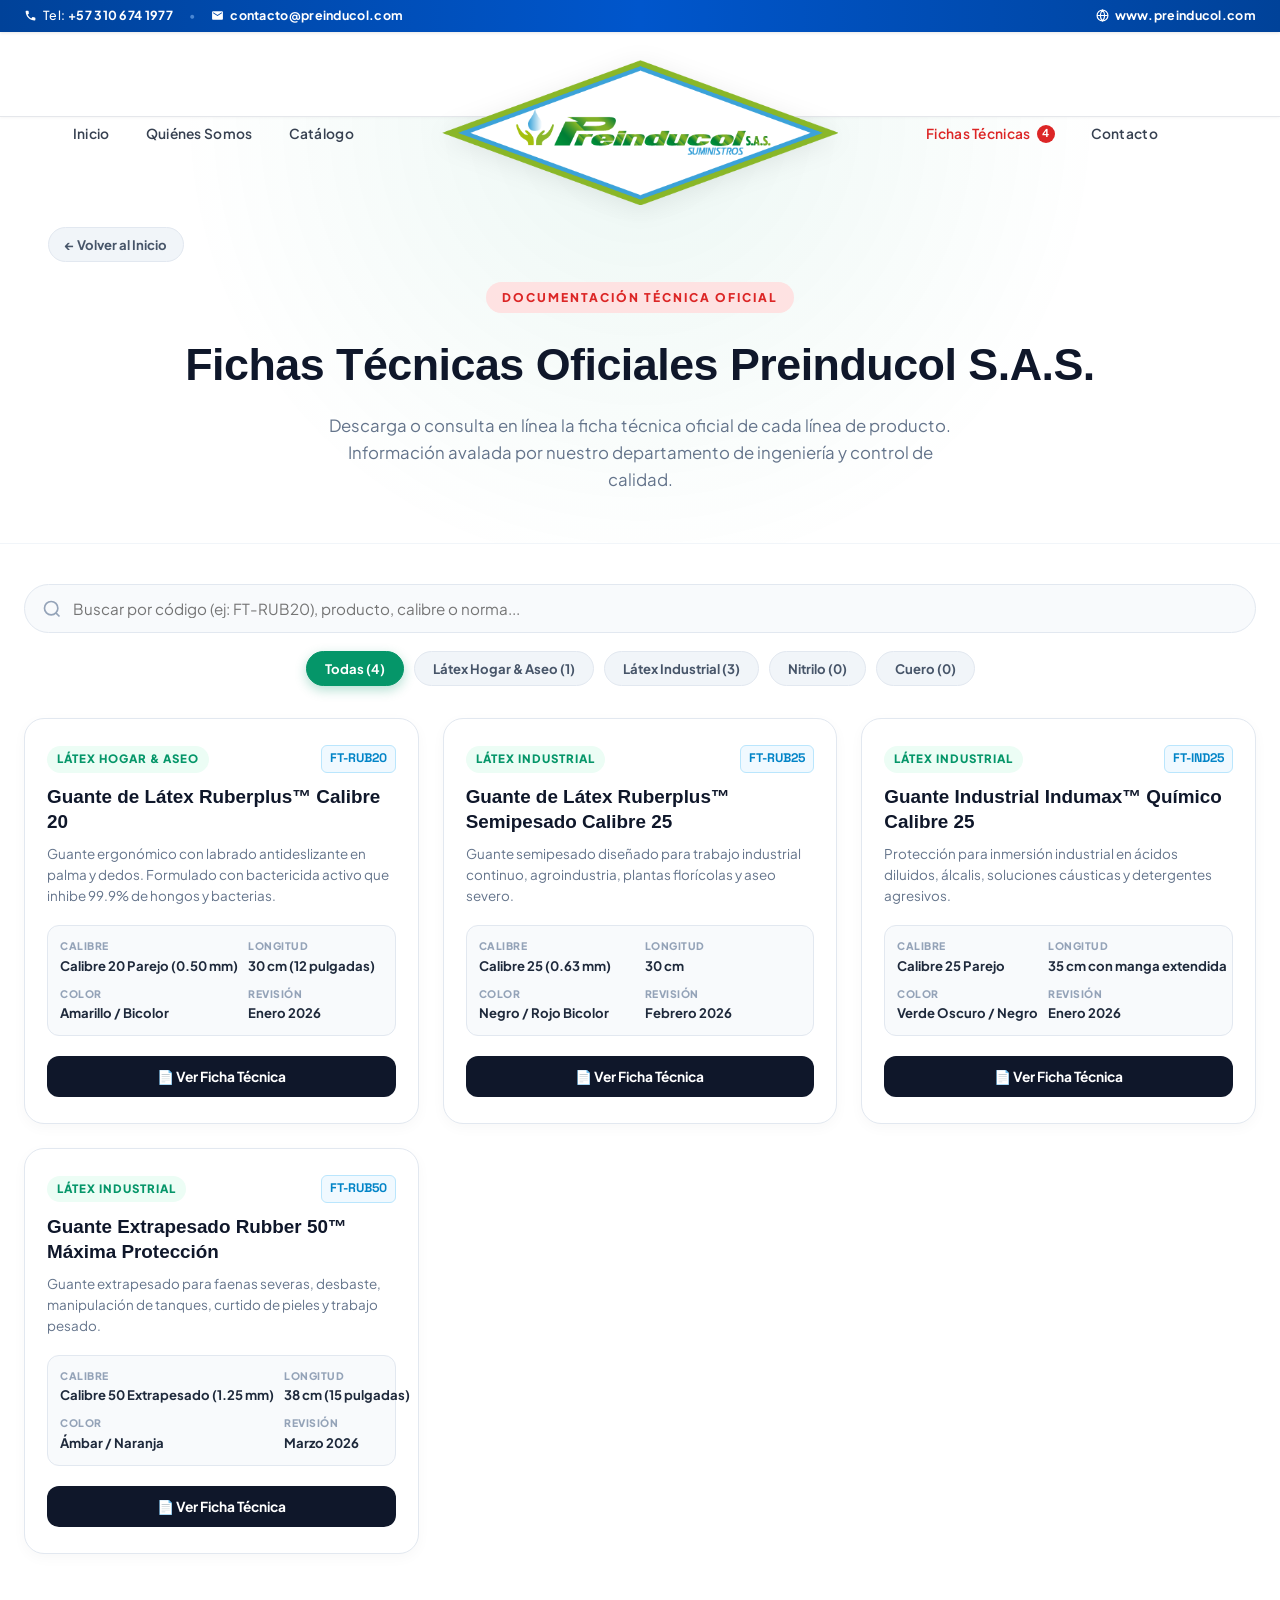
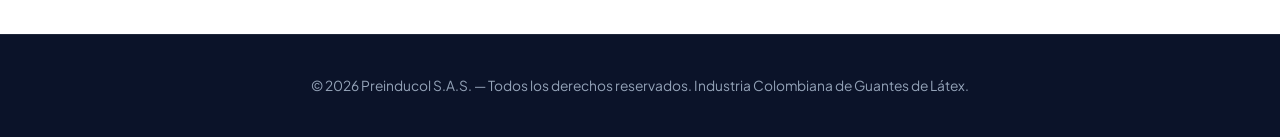
<file: fichas.html>
<!DOCTYPE html>
<html lang="es">
<head>
  <meta charset="UTF-8">
  <meta name="viewport" content="width=device-width, initial-scale=1.0">
  <title>Preinducol S.A.S. — Fichas Técnicas Oficiales</title>
  <link rel="icon" type="image/png" href="assets/logo.png">

  <!-- Tipografía -->
  <link rel="preconnect" href="https://fonts.googleapis.com">
  <link rel="preconnect" href="https://fonts.gstatic.com" crossorigin>
  <link href="https://fonts.googleapis.com/css2?family=Plus+Jakarta+Sans:wght@400;500;600;700;800&family=Space+Grotesk:wght@600;700;800&family=JetBrains+Mono:wght@500;700&display=swap" rel="stylesheet">

  <link rel="stylesheet" href="style.css">
  <link rel="stylesheet" href="css/fichas.css">

  <style>
    /* Estilos específicos de la página dedicada fichas.html */
    .fichas-page-hero {
      background: radial-gradient(circle at 50% 0%, rgba(5, 150, 105, 0.08) 0%, transparent 60%), #ffffff;
      padding: 110px 24px 50px;
      text-align: center;
      border-bottom: 1px solid #f1f5f9;
      position: relative;
    }

    .fichas-page-container {
      max-width: 1280px;
      margin: 0 auto;
      padding: 40px 24px 80px;
    }

    .fichas-breadcrumb-bar {
      max-width: 1280px;
      margin: 0 auto 20px;
      text-align: left;
    }

    .badge-pill-red {
      display: inline-block;
      font-size: 0.75rem;
      font-weight: 800;
      letter-spacing: 2px;
      color: #dc2626;
      background: #fee2e2;
      padding: 6px 16px;
      border-radius: 999px;
      margin-bottom: 16px;
      text-transform: uppercase;
    }

    .page-main-title {
      font-family: var(--f-headline, 'Space Grotesk', sans-serif);
      font-size: 2.8rem;
      font-weight: 800;
      color: #0f172a;
      letter-spacing: -0.5px;
      margin-bottom: 12px;
    }

    .page-main-subtitle {
      font-size: 1.05rem;
      color: #64748b;
      max-width: 650px;
      margin: 0 auto;
      line-height: 1.6;
    }

    .nav-back-link {
      display: inline-flex;
      align-items: center;
      gap: 6px;
      font-size: 0.82rem;
      font-weight: 700;
      color: #475569;
      text-decoration: none;
      background: #f1f5f9;
      border: 1px solid #e2e8f0;
      padding: 6px 16px;
      border-radius: 999px;
      transition: all 0.2s ease;
    }

    .nav-back-link:hover {
      background: #059669;
      color: #ffffff;
      border-color: #059669;
    }
  </style>
</head>
<body class="preinducol-portal">

  <!-- =========================================================================
       CABECERA Y NAVBAR DE LA PÁGINA
       ========================================================================= -->
  <div id="navbar-mount">
  <header class="navbar-pro navbar-studds" id="siteHeader">
    
    <!-- Franja Azul Superior Corporativa -->
    <div class="top-brand-bar">
      <div class="top-brand-inner">
        <div class="top-brand-left">
          <a href="tel:+573106741977" class="top-brand-link" title="Llamar a Preinducol">
            <svg viewBox="0 0 24 24" width="13" height="13" fill="currentColor">
              <path d="M6.62 10.79a15.053 15.053 0 006.59 6.59l2.2-2.2c.27-.27.67-.36 1.02-.24 1.12.37 2.33.57 3.57.57.55 0 1 .45 1 1V20c0 .55-.45 1-1 1-9.39 0-17-7.61-17-17 0-.55.45-1 1-1h3.5c.55 0 1 .45 1 1 0 1.25.2 2.45.57 3.57.11.35.03.74-.25 1.02l-2.2 2.2z"/>
            </svg>
            <span>Tel: <strong>+57 310 674 1977</strong></span>
          </a>
          <span class="top-brand-divider">•</span>
          <a href="mailto:contacto@preinducol.com" class="top-brand-link" title="Escribir a Preinducol">
            <svg viewBox="0 0 24 24" width="13" height="13" fill="currentColor">
              <path d="M20 4H4c-1.1 0-1.99.9-1.99 2L2 18c0 1.1.9 2 2 2h16c1.1 0 2-.9 2-2V6c0-1.1-.9-2-2-2zm0 4l-8 5-8-5V6l8 5 8-5v2z"/>
            </svg>
            <span><strong>contacto@preinducol.com</strong></span>
          </a>
        </div>
        <div class="top-brand-right">
          <a href="https://www.preinducol.com" class="top-brand-link" title="Sitio Oficial Preinducol">
            <svg viewBox="0 0 24 24" width="13" height="13" fill="none" stroke="currentColor" stroke-width="2.2">
              <circle cx="12" cy="12" r="10"/>
              <path d="M2 12h20M12 2a15.3 15.3 0 014 10 15.3 15.3 0 01-4 10 15.3 15.3 0 01-4-10 15.3 15.3 0 014-10z"/>
            </svg>
            <span><strong>www.preinducol.com</strong></span>
          </a>
        </div>
      </div>
    </div>

    <div class="nav-wrapper">
      
      <nav class="nav-links-left">
        <ul class="nav-menu-list">
          <li><a href="index.html#inicio" class="nav-anchor">Inicio</a></li>
          <li><a href="quienes-somos.html" class="nav-anchor">Quiénes Somos</a></li>
          <li><a href="catalogo.html" class="nav-anchor">Catálogo</a></li>
        </ul>
      </nav>

      <a href="index.html" class="nav-brand-center" title="Preinducol S.A.S. - Inicio">
        <div class="logo-box">
          <img src="assets/logo.png" alt="Preinducol S.A.S." class="main-logo">
        </div>
      </a>

      <div class="nav-right-cluster">
        <nav class="nav-links-right">
          <ul class="nav-menu-list">
            <li class="nav-ft-item">
              <a href="fichas.html" class="nav-anchor active anchor-ft-highlight">
                <span>Fichas Técnicas</span>
                <span class="badge-ft-count" id="menuFtCount">4</span>
              </a>
            </li>
            <li><a href="index.html#contacto" class="nav-anchor">Contacto</a></li>
          </ul>
        </nav>
        <div class="nav-actions">
          <button class="mobile-hamburger" id="mobileToggle" aria-label="Abrir Menú">
            <span></span><span></span><span></span>
          </button>
        </div>
      </div>

    </div>

    <!-- Menú Móvil Desplegable -->
    <div class="mobile-drawer" id="mobileDrawer" style="display: none;">
      <ul class="mobile-menu-list">
        <li><a href="index.html#inicio" class="nav-anchor">Inicio</a></li>
        <li><a href="quienes-somos.html" class="nav-anchor">Quiénes Somos</a></li>
        <li><a href="catalogo.html" class="nav-anchor">Catálogo</a></li>
        <li><a href="fichas.html" class="nav-anchor active">Fichas Técnicas (<span class="mobile-ft-count">4</span>)</a></li>
        <li><a href="index.html#contacto" class="nav-anchor">Contacto &amp; Cotizaciones</a></li>
      </ul>
    </div>
  </header>
  </div>

  <!-- =========================================================================
       HERO PRINCIPAL DE LA PÁGINA DE FICHAS TÉCNICAS
       ========================================================================= -->
  <section class="fichas-page-hero">
    <div class="container-max">
      <div class="fichas-breadcrumb-bar">
        <a href="index.html" class="nav-back-link">← Volver al Inicio</a>
      </div>
      <span class="badge-pill-red">DOCUMENTACIÓN TÉCNICA OFICIAL</span>
      <h1 class="page-main-title">Fichas Técnicas Oficiales Preinducol S.A.S.</h1>
      <p class="page-main-subtitle">
        Descarga o consulta en línea la ficha técnica oficial de cada línea de producto. Información avalada por nuestro departamento de ingeniería y control de calidad.
      </p>
    </div>
  </section>

  <!-- =========================================================================
       CONTENIDO PRINCIPAL: CATÁLOGO DE FICHAS
       ========================================================================= -->
  <main class="fichas-page-container">
    
    <!-- Barra de Búsqueda y Pestañas de Filtros -->
    <div class="ft-search-filters-row">
      <div class="ft-search-box">
        <svg viewBox="0 0 24 24" width="20" height="20" fill="none" stroke="currentColor" stroke-width="2">
          <circle cx="11" cy="11" r="8"/>
          <line x1="21" y1="21" x2="16.65" y2="16.65"/>
        </svg>
        <input type="text" id="ftPageSearchInput" placeholder="Buscar por código (ej: FT-RUB20), producto, calibre o norma...">
        <button class="btn-clear-search hidden" id="btnClearSearch">&times;</button>
      </div>

      <div class="ft-filter-tabs" id="ftPageFilterTabs">
        <button class="ft-tab active" data-category="all">Todas (<span id="countCatAll">0</span>)</button>
        <button class="ft-tab" data-category="hogar">Látex Hogar & Aseo (<span id="countCatHogar">0</span>)</button>
        <button class="ft-tab" data-category="industrial">Látex Industrial (<span id="countCatIndustrial">0</span>)</button>
        <button class="ft-tab" data-category="nitrilo">Nitrilo (<span id="countCatNitrilo">0</span>)</button>
        <button class="ft-tab" data-category="cuero">Cuero (<span id="countCatCuero">0</span>)</button>
      </div>
    </div>

    <!-- Cuadrícula Dinámica de Tarjetas de Fichas -->
    <div class="fichas-cards-grid" id="fichasPageGrid"></div>

    <!-- Estado Vacío -->
    <div class="ft-empty-state hidden" id="ftPageEmptyState">
      <div class="empty-icon">📄</div>
      <h3>No se encontraron fichas técnicas</h3>
      <p>Prueba con otros términos de búsqueda o selecciona otra categoría.</p>
    </div>

  </main>

  <!-- =========================================================================
       VISOR DE PDF OFICIAL
       ========================================================================= -->
  <div class="pdf-viewer-modal hidden" id="pdfViewerModal">
    <div class="pdf-viewer-container">
      <div class="pdf-viewer-header">
        <div class="pdf-viewer-title-group">
          <span class="pdf-badge">DOCUMENTO CERTIFICADO</span>
          <h3 id="pdfViewerTitle">Ficha Técnica Oficial</h3>
          <span class="pdf-code" id="pdfViewerCode">FT-RUB20</span>
        </div>
        <div class="pdf-viewer-actions">
          <a href="#" class="btn-pdf-download" id="btnPdfDownloadLink" download>⬇ Descargar PDF</a>
          <button class="btn-close-pdf" id="btnClosePdfViewer" onclick="closePdfViewer()">×</button>
        </div>
      </div>
      <div class="pdf-sheet-frame" id="pdfSheetFrame"></div>
    </div>
  </div>

  <!-- Pie de Página -->
  <footer style="background:#0b1329;color:#94a3b8;padding:40px 24px;text-align:center;font-size:0.86rem;border-top:1px solid rgba(255,255,255,0.08);">
    <p>© 2026 Preinducol S.A.S. — Todos los derechos reservados. Industria Colombiana de Guantes de Látex.</p>
  </footer>

  <!-- =========================================================================
       LÓGICA DE LA PÁGINA (CONECTADA A LOCALSTORAGE)
       ========================================================================= -->
  <script>
    const STORAGE_KEY = 'preinducol_fichas_tecnicas_db';

    const DEFAULT_FICHAS = [
      {
        id: 'ft-rub20',
        codigo: 'FT-RUB20',
        titulo: 'Guante de Látex Ruberplus™ Calibre 20',
        categoria: 'hogar',
        categoriaNombre: 'Látex Hogar & Aseo',
        calibre: 'Calibre 20 Parejo (0.50 mm)',
        longitud: '30 cm (12 pulgadas)',
        color: 'Amarillo / Bicolor',
        descripcion: 'Guante ergonómico con labrado antideslizante en palma y dedos. Formulado con bactericida activo que inhibe 99.9% de hongos y bacterias.',
        fechaRev: 'Enero 2026',
        pdfNombre: 'Ficha_Tecnica_Ruberplus_Cal20_Preinducol.pdf'
      },
      {
        id: 'ft-rub25',
        codigo: 'FT-RUB25',
        titulo: 'Guante de Látex Ruberplus™ Semipesado Calibre 25',
        categoria: 'industrial',
        categoriaNombre: 'Látex Industrial',
        calibre: 'Calibre 25 (0.63 mm)',
        longitud: '30 cm',
        color: 'Negro / Rojo Bicolor',
        descripcion: 'Guante semipesado diseñado para trabajo industrial continuo, agroindustria, plantas florícolas y aseo severo.',
        fechaRev: 'Febrero 2026',
        pdfNombre: 'Ficha_Tecnica_Ruberplus_Cal25_Preinducol.pdf'
      },
      {
        id: 'ft-ind25',
        codigo: 'FT-IND25',
        titulo: 'Guante Industrial Indumax™ Químico Calibre 25',
        categoria: 'industrial',
        categoriaNombre: 'Látex Industrial',
        calibre: 'Calibre 25 Parejo',
        longitud: '35 cm con manga extendida',
        color: 'Verde Oscuro / Negro',
        descripcion: 'Protección para inmersión industrial en ácidos diluidos, álcalis, soluciones cáusticas y detergentes agresivos.',
        fechaRev: 'Enero 2026',
        pdfNombre: 'Ficha_Tecnica_Indumax_Cal25_Preinducol.pdf'
      },
      {
        id: 'ft-rub50',
        codigo: 'FT-RUB50',
        titulo: 'Guante Extrapesado Rubber 50™ Máxima Protección',
        categoria: 'industrial',
        categoriaNombre: 'Látex Industrial',
        calibre: 'Calibre 50 Extrapesado (1.25 mm)',
        longitud: '38 cm (15 pulgadas)',
        color: 'Ámbar / Naranja',
        descripcion: 'Guante extrapesado para faenas severas, desbaste, manipulación de tanques, curtido de pieles y trabajo pesado.',
        fechaRev: 'Marzo 2026',
        pdfNombre: 'Ficha_Tecnica_Rubber50_Extrapesado_Preinducol.pdf'
      }
    ];

    let currentCategory = 'all';
    let searchQuery = '';

    function getFichas() {
      try {
        const raw = localStorage.getItem(STORAGE_KEY);
        if (raw) return JSON.parse(raw);
      } catch (e) {}
      localStorage.setItem(STORAGE_KEY, JSON.stringify(DEFAULT_FICHAS));
      return DEFAULT_FICHAS;
    }

    function renderCards() {
      const list = getFichas();
      const grid = document.getElementById('fichasPageGrid');
      const empty = document.getElementById('ftPageEmptyState');
      const badge = document.getElementById('menuFtCount');
      if (badge) badge.textContent = list.length;

      // Actualizar contadores de categorías
      document.getElementById('countCatAll').textContent = list.length;
      document.getElementById('countCatHogar').textContent = list.filter(f => f.categoria === 'hogar').length;
      document.getElementById('countCatIndustrial').textContent = list.filter(f => f.categoria === 'industrial').length;
      document.getElementById('countCatNitrilo').textContent = list.filter(f => f.categoria === 'nitrilo').length;
      document.getElementById('countCatCuero').textContent = list.filter(f => f.categoria === 'cuero').length;

      const filtered = list.filter(f => {
        const matchCat = (currentCategory === 'all') || (f.categoria === currentCategory);
        const q = searchQuery.toLowerCase().trim();
        const matchSearch = !q ||
          (f.codigo && f.codigo.toLowerCase().includes(q)) ||
          (f.titulo && f.titulo.toLowerCase().includes(q)) ||
          (f.calibre && f.calibre.toLowerCase().includes(q)) ||
          (f.descripcion && f.descripcion.toLowerCase().includes(q));
        return matchCat && matchSearch;
      });

      if (filtered.length === 0) {
        grid.innerHTML = '';
        empty.classList.remove('hidden');
        return;
      }

      empty.classList.add('hidden');

      grid.innerHTML = filtered.map(ficha => `
        <article class="ft-card" data-category="${ficha.categoria}">
          <div class="ft-card-top">
            <span class="ft-card-cat">${ficha.categoriaNombre || ficha.categoria}</span>
            <span class="ft-card-code">${ficha.codigo}</span>
          </div>

          <h3 class="ft-card-title">${ficha.titulo}</h3>
          <p class="ft-card-desc">${ficha.descripcion || ''}</p>

          <div class="ft-specs-list">
            <div class="ft-spec-item">
              <span class="spec-label">CALIBRE</span>
              <strong class="spec-value">${ficha.calibre || 'Estándar'}</strong>
            </div>
            <div class="ft-spec-item">
              <span class="spec-label">LONGITUD</span>
              <strong class="spec-value">${ficha.longitud || '30 cm'}</strong>
            </div>
            <div class="ft-spec-item">
              <span class="spec-label">COLOR</span>
              <strong class="spec-value">${ficha.color || 'Estándar'}</strong>
            </div>
            <div class="ft-spec-item">
              <span class="spec-label">REVISIÓN</span>
              <strong class="spec-value">${ficha.fechaRev || '2026'}</strong>
            </div>
          </div>

          <div class="ft-card-footer">
            <button class="btn-ft-view" onclick="openPdfViewer('${ficha.id}')">
              <span>📄 Ver Ficha Técnica</span>
            </button>
          </div>
        </article>
      `).join('');
    }

    function openPdfViewer(id) {
      const list = getFichas();
      const ficha = list.find(f => f.id === id);
      if (!ficha) return;

      const modal = document.getElementById('pdfViewerModal');
      const title = document.getElementById('pdfViewerTitle');
      const code = document.getElementById('pdfViewerCode');
      const dlLink = document.getElementById('btnPdfDownloadLink');
      const frame = document.getElementById('pdfSheetFrame');

      title.textContent = ficha.titulo;
      code.textContent = ficha.codigo;

      if (ficha.pdfData) {
        dlLink.href = ficha.pdfData;
        dlLink.download = ficha.pdfNombre || `${ficha.codigo}_Preinducol.pdf`;
        frame.innerHTML = `<iframe src="${ficha.pdfData}" style="width:100%;height:650px;border:none;"></iframe>`;
      } else {
        const dummyPdfUrl = 'data:text/plain;charset=utf-8,' + encodeURIComponent(`PREINDUCOL S.A.S.\nFICHA TÉCNICA: ${ficha.codigo}\nPRODUCTO: ${ficha.titulo}\nCALIBRE: ${ficha.calibre}\nDESCRIPCIÓN: ${ficha.descripcion}`);
        dlLink.href = dummyPdfUrl;
        dlLink.download = `${ficha.codigo}_Preinducol.txt`;

        frame.innerHTML = `
          <div class="technical-document-paper">
            <div class="doc-header-row">
              <img src="assets/logo.png" alt="Preinducol" style="height:44px;">
              <div style="text-align:right;">
                <h4 style="color:#0f172a;margin:0;">PREINDUCOL S.A.S.</h4>
                <p style="margin:2px 0;font-size:0.8rem;color:#64748b;">NIT 800.123.456-7 • Rionegro, Colombia</p>
                <strong style="color:#059669;font-size:0.85rem;">${ficha.codigo}</strong>
              </div>
            </div>
            <hr style="margin:16px 0;border:none;border-top:1px solid #e2e8f0;">
            <h2 style="color:#0f172a;font-size:1.4rem;margin-bottom:8px;">${ficha.titulo}</h2>
            <p style="color:#475569;font-size:0.9rem;line-height:1.6;margin-bottom:20px;">${ficha.descripcion}</p>
            <div style="display:grid;grid-template-columns:1fr 1fr;gap:12px;background:#f8fafc;padding:16px;border-radius:12px;border:1px solid #e2e8f0;margin-bottom:20px;">
              <div><span style="font-size:0.75rem;color:#64748b;">CALIBRE:</span> <br><strong>${ficha.calibre}</strong></div>
              <div><span style="font-size:0.75rem;color:#64748b;">LONGITUD:</span> <br><strong>${ficha.longitud}</strong></div>
              <div><span style="font-size:0.75rem;color:#64748b;">COLOR:</span> <br><strong>${ficha.color}</strong></div>
              <div><span style="font-size:0.75rem;color:#64748b;">FECHA REVISIÓN:</span> <br><strong>${ficha.fechaRev}</strong></div>
            </div>
            <div style="border-left:3px solid #059669;padding-left:12px;font-size:0.82rem;color:#475569;">
              Documento emitido por el Departamento de Ingeniería y Control de Calidad de Preinducol S.A.S.
            </div>
          </div>
        `;
      }

      modal.classList.remove('hidden');
    }

    function closePdfViewer() {
      document.getElementById('pdfViewerModal').classList.add('hidden');
    }

    document.addEventListener('DOMContentLoaded', () => {
      renderCards();

      // Buscador
      const searchInput = document.getElementById('ftPageSearchInput');
      const btnClear = document.getElementById('btnClearSearch');
      if (searchInput) {
        searchInput.addEventListener('input', (e) => {
          searchQuery = e.target.value;
          if (btnClear) {
            if (searchQuery) btnClear.classList.remove('hidden');
            else btnClear.classList.add('hidden');
          }
          renderCards();
        });
      }

      if (btnClear && searchInput) {
        btnClear.addEventListener('click', () => {
          searchInput.value = '';
          searchQuery = '';
          btnClear.classList.add('hidden');
          renderCards();
        });
      }

      // Tabs de categoría
      const tabs = document.querySelectorAll('#ftPageFilterTabs .ft-tab');
      tabs.forEach(tab => {
        tab.addEventListener('click', () => {
          tabs.forEach(t => t.classList.remove('active'));
          tab.classList.add('active');
          currentCategory = tab.getAttribute('data-category');
          renderCards();
        });
      });

      // Atajo secreto de admin: Ctrl + Shift + A
      document.addEventListener('keydown', (e) => {
        if (e.ctrlKey && e.shiftKey && (e.key === 'A' || e.key === 'a')) {
          window.location.href = 'admin.html';
        }
        if (e.key === 'Escape') {
          closePdfViewer();
        }
      });

      // Escuchar cambios de admin en tiempo real
      window.addEventListener('storage', (e) => {
        if (e.key === STORAGE_KEY) {
          renderCards();
        }
      });
    });
  </script>
  <script src="modules/navbar.js"></script>
  <script>
    document.addEventListener('DOMContentLoaded', () => {
      if (window.NavbarModule) window.NavbarModule.mount();
    });
  </script>
</body>
</html>
</file>
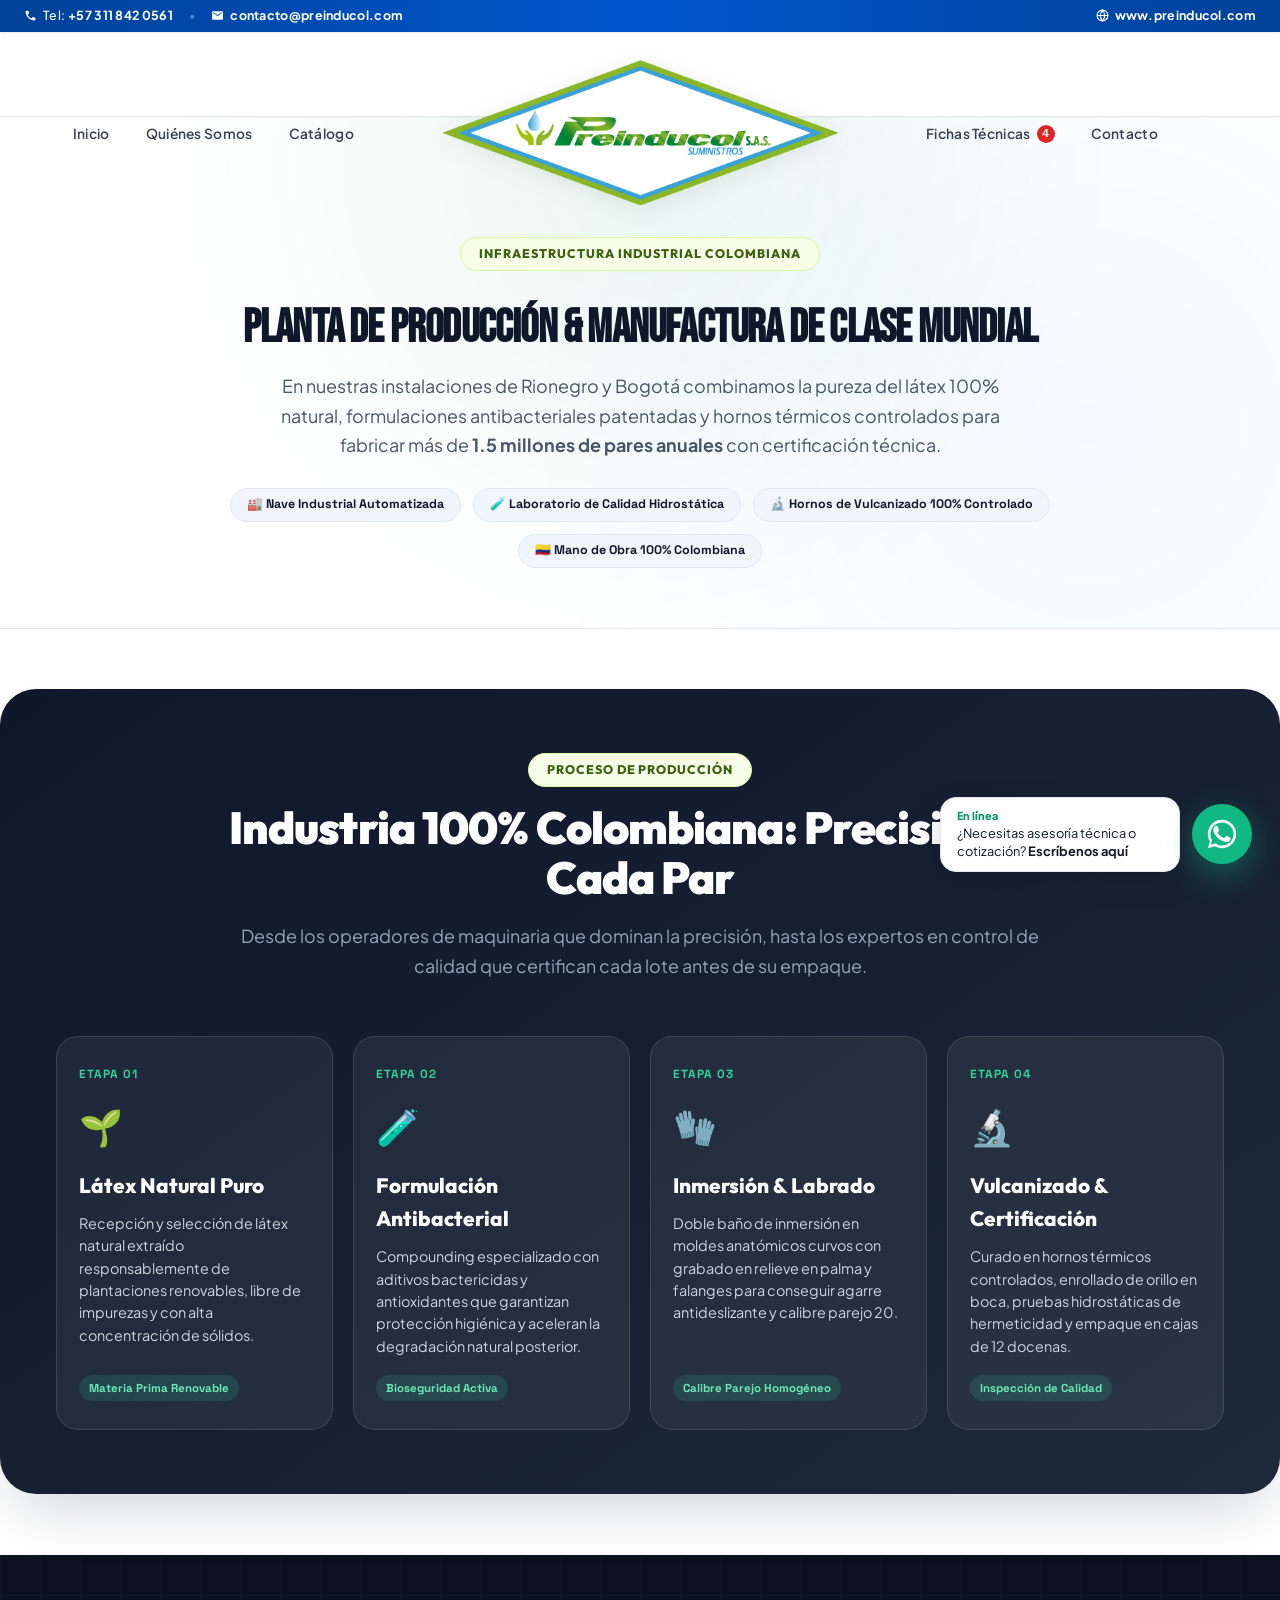
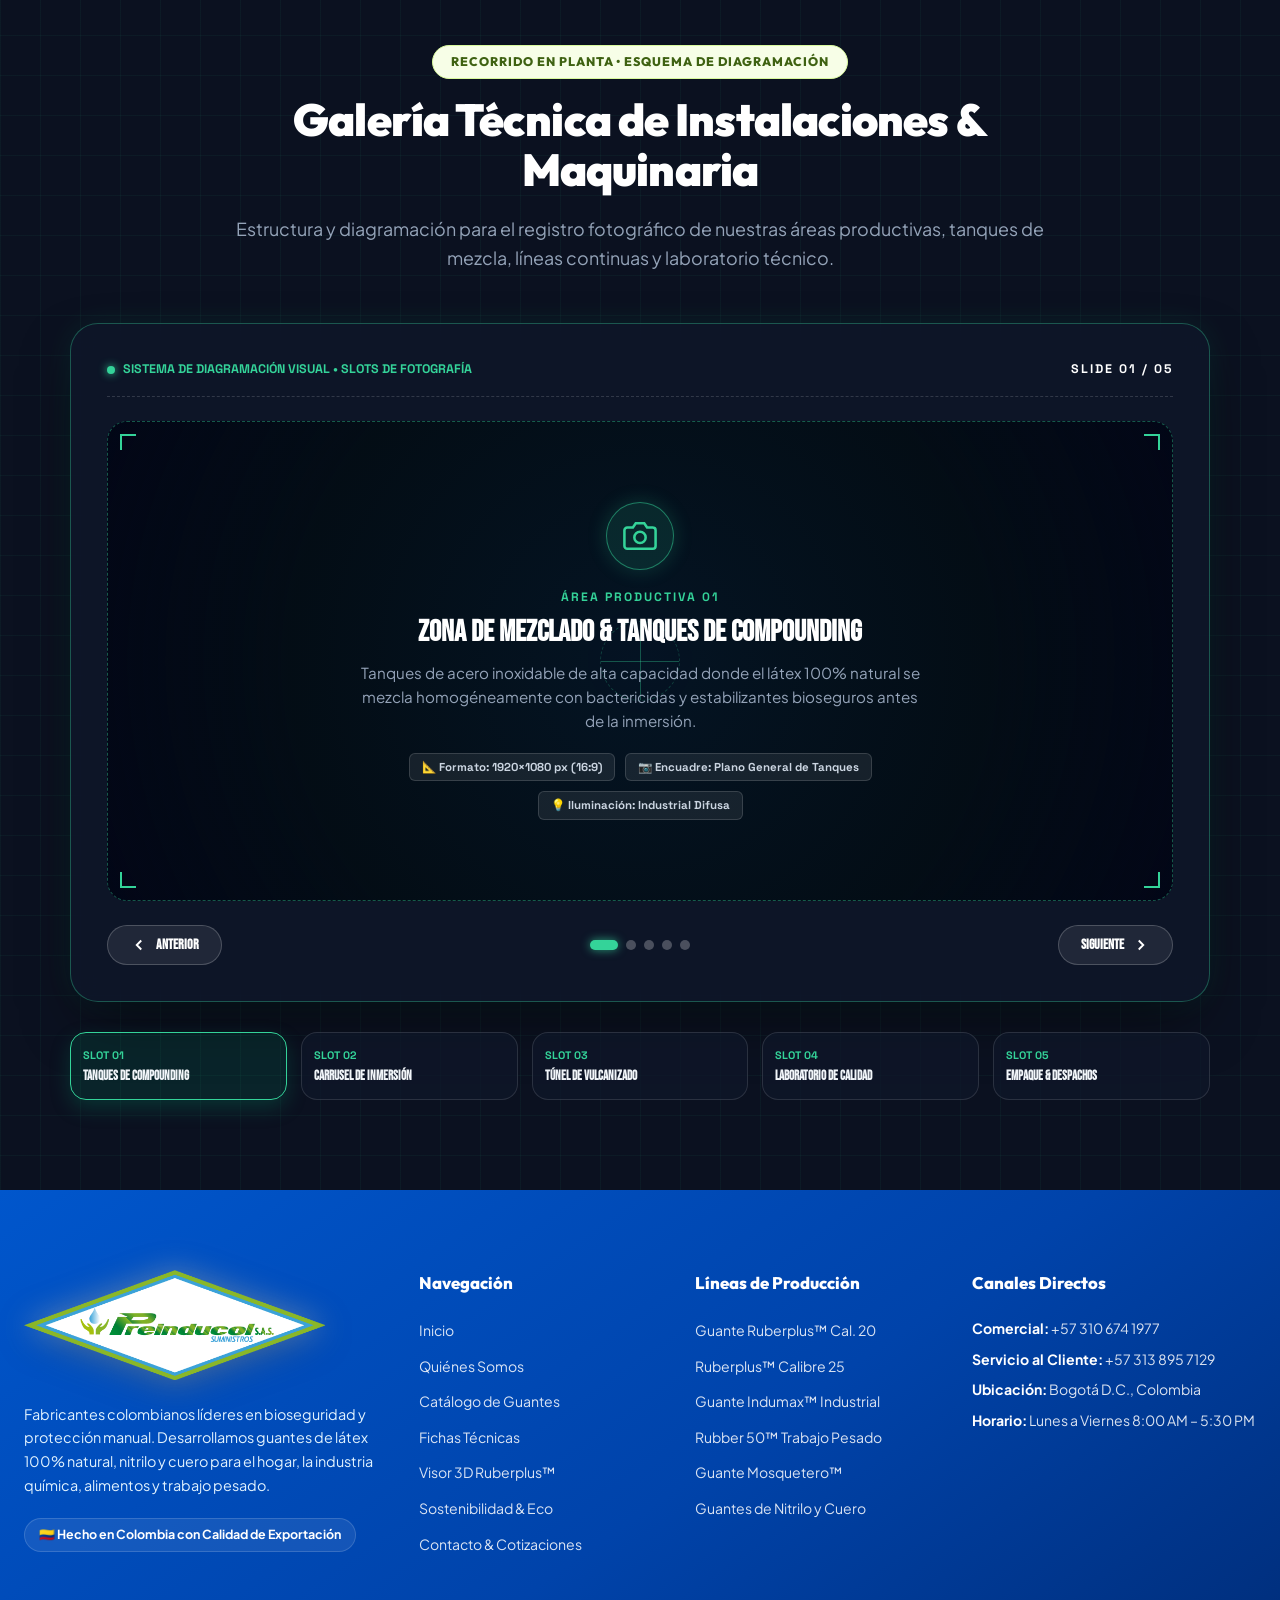
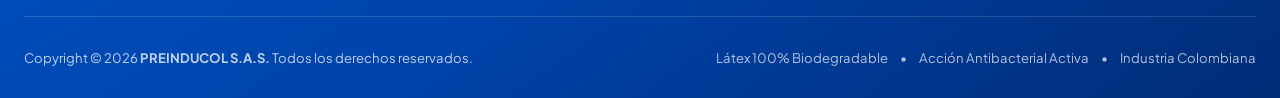
<file: planta.html>
<!DOCTYPE html>
<html lang="es">
<head>
  <meta charset="UTF-8">
  <meta name="viewport" content="width=device-width, initial-scale=1.0">
  <title>Planta de Producción & Proceso Industrial — Preinducol S.A.S.</title>
  <meta name="description" content="Conoce la planta de producción y el riguroso proceso de fabricación de guantes de látex natural de Preinducol S.A.S. en Colombia.">
  <link rel="icon" type="image/png" href="assets/logo.png">

  <!-- Tipografías de Alta Gama -->
  <link rel="preconnect" href="https://fonts.googleapis.com">
  <link rel="preconnect" href="https://fonts.gstatic.com" crossorigin>
  <link href="https://fonts.googleapis.com/css2?family=Bebas+Neue&family=Oswald:wght@500;600;700&family=Outfit:wght@400;500;600;700;800;900&family=Plus+Jakarta+Sans:ital,wght@0,400;0,500;0,600;0,700;0,800;1,400&family=Space+Grotesk:wght@500;700;800&family=JetBrains+Mono:wght@500;700&display=swap" rel="stylesheet">

  <!-- Estilos Maestros y de Componentes -->
  <link rel="stylesheet" href="css/base.css">
  <link rel="stylesheet" href="css/navbar.css?v=20261117_fix">
  <link rel="stylesheet" href="css/company.css">
  <link rel="stylesheet" href="css/planta.css">
  <link rel="stylesheet" href="css/footer.css">
  <link rel="stylesheet" href="css/responsive.css">

  <style>
    body.preinducol-portal {
      background-color: var(--c-bg-canvas, #ffffff);
      min-height: 100vh;
      display: flex;
      flex-direction: column;
    }
    main { flex: 1; }
  </style>
</head>
<body class="preinducol-portal">

  <!-- ========================================================================= -->
  <!-- 1. CABECERA & NAVBAR MAESTRO STUDDS                                       -->
  <!-- ========================================================================= -->
  <div id="navbar-mount">
    <header class="navbar-pro navbar-studds" id="siteHeader">
      
      <!-- Franja Azul Superior Corporativa -->
      <div class="top-brand-bar">
        <div class="top-brand-inner">
          <div class="top-brand-left">
            <a href="tel:+573118420561" class="top-brand-link" title="Llamar a Preinducol">
              <svg viewBox="0 0 24 24" width="13" height="13" fill="currentColor">
                <path d="M6.62 10.79a15.053 15.053 0 006.59 6.59l2.2-2.2c.27-.27.67-.36 1.02-.24 1.12.37 2.33.57 3.57.57.55 0 1 .45 1 1V20c0 .55-.45 1-1 1-9.39 0-17-7.61-17-17 0-.55.45-1 1-1h3.5c.55 0 1 .45 1 1 0 1.25.2 2.45.57 3.57.11.35.03.74-.25 1.02l-2.2 2.2z"/>
              </svg>
              <span>Tel: <strong>+57 311 842 0561</strong></span>
            </a>
            <span class="top-brand-divider">•</span>
            <a href="mailto:contacto@preinducol.com" class="top-brand-link" title="Escribir a Preinducol">
              <svg viewBox="0 0 24 24" width="13" height="13" fill="currentColor">
                <path d="M20 4H4c-1.1 0-1.99.9-1.99 2L2 18c0 1.1.9 2 2 2h16c1.1 0 2-.9 2-2V6c0-1.1-.9-2-2-2zm0 4l-8 5-8-5V6l8 5 8-5v2z"/>
              </svg>
              <span><strong>contacto@preinducol.com</strong></span>
            </a>
          </div>
          <div class="top-brand-right">
            <a href="https://www.preinducol.com" class="top-brand-link" title="Sitio Oficial Preinducol">
              <svg viewBox="0 0 24 24" width="13" height="13" fill="none" stroke="currentColor" stroke-width="2.2">
                <circle cx="12" cy="12" r="10"/>
                <path d="M2 12h20M12 2a15.3 15.3 0 014 10 15.3 15.3 0 01-4 10 15.3 15.3 0 01-4-10 15.3 15.3 0 014-10z"/>
              </svg>
              <span><strong>www.preinducol.com</strong></span>
            </a>
          </div>
        </div>
      </div>

      <div class="nav-wrapper">
        
        <!-- Navegación Izquierda -->
        <nav class="nav-links-left" id="navMenuLeft">
          <ul class="nav-menu-list">
            <li><a href="index.html#inicio" class="nav-anchor">Inicio</a></li>
            <li><a href="quienes-somos.html" class="nav-anchor">Quiénes Somos</a></li>
            <li><a href="catalogo.html" class="nav-anchor">Catálogo</a></li>
          </ul>
        </nav>

        <!-- Logotipo Central -->
        <a href="index.html" class="nav-brand-center" title="Preinducol S.A.S. - Inicio">
          <div class="logo-box">
            <img src="assets/logo.png" alt="Preinducol S.A.S." class="main-logo">
          </div>
        </a>

        <!-- Cluster Derecho -->
        <div class="nav-right-cluster">
          <nav class="nav-links-right" id="navMenuRight">
            <ul class="nav-menu-list">
              <li class="nav-ft-item">
                <a href="fichas.html" class="nav-anchor anchor-ft-highlight">
                  <span>Fichas Técnicas</span>
                  <span class="badge-ft-count" id="menuFtCount">4</span>
                </a>
              </li>
              <li><a href="index.html#contacto" class="nav-anchor">Contacto</a></li>
            </ul>
          </nav>

          <div class="nav-actions">
            <button class="mobile-hamburger" id="mobileToggle" aria-label="Abrir Menú">
              <span></span>
              <span></span>
              <span></span>
            </button>
          </div>
        </div>

      </div>

      <!-- Menú Móvil Desplegable -->
      <div class="mobile-drawer" id="mobileDrawer" style="display: none;">
        <ul class="mobile-menu-list">
          <li><a href="index.html#inicio" class="nav-anchor">Inicio</a></li>
          <li><a href="quienes-somos.html" class="nav-anchor">Quiénes Somos</a></li>
          <li><a href="catalogo.html" class="nav-anchor">Catálogo</a></li>
          <li><a href="fichas.html" class="nav-anchor">Fichas Técnicas (<span class="mobile-ft-count">4</span>)</a></li>
          <li><a href="index.html#contacto" class="nav-anchor">Contacto &amp; Cotizaciones</a></li>
        </ul>
      </div>
    </header>
  </div>

  <main id="main-content">
    
    <!-- ========================================================================= -->
    <!-- 2. HERO EDITORIAL DE LA PLANTA DE PRODUCCIÓN                              -->
    <!-- ========================================================================= -->
    <section class="planta-hero">
      <div class="container-max">
        <div class="badge-pill pill-lime">
          <span>INFRAESTRUCTURA INDUSTRIAL COLOMBIANA</span>
        </div>
        <h1 class="planta-lead-title">Planta de Producción &amp; Manufactura de Clase Mundial</h1>
        <p class="planta-lead-desc">
          En nuestras instalaciones de Rionegro y Bogotá combinamos la pureza del látex 100% natural, formulaciones antibacteriales patentadas y hornos térmicos controlados para fabricar más de <strong>1.5 millones de pares anuales</strong> con certificación técnica.
        </p>
        <div class="planta-tags-strip">
          <span class="planta-tag-item">🏭 Nave Industrial Automatizada</span>
          <span class="planta-tag-item">🧪 Laboratorio de Calidad Hidrostática</span>
          <span class="planta-tag-item">🔬 Hornos de Vulcanizado 100% Controlado</span>
          <span class="planta-tag-item">🇨🇴 Mano de Obra 100% Colombiana</span>
        </div>
      </div>
    </section>

    <!-- ========================================================================= -->
    <!-- 3. SECCIÓN PROCESO DE PRODUCCIÓN (4 ETAPAS TRASLADADAS DEL INDEX)          -->
    <!-- ========================================================================= -->
    <section class="section-block bg-dark-industrial" id="manufactura">
      <div class="container-max">
        
        <div class="header-editorial dark-mode-header">
          <div class="badge-pill pill-lime">
            <span>PROCESO DE PRODUCCIÓN</span>
          </div>
          <h2 class="title-editorial text-white">Industria 100% Colombiana: Precisión en Cada Par</h2>
          <p class="desc-editorial text-muted-light">
            Desde los operadores de maquinaria que dominan la precisión, hasta los expertos en control de calidad que certifican cada lote antes de su empaque.
          </p>
        </div>

        <!-- 4 Pasos del Proceso de Fabricación -->
        <div class="manufacturing-steps-grid">
          
          <div class="step-card">
            <div class="step-counter">ETAPA 01</div>
            <div class="step-icon-circle">🌱</div>
            <h4>Látex Natural Puro</h4>
            <p>Recepción y selección de látex natural extraído responsablemente de plantaciones renovables, libre de impurezas y con alta concentración de sólidos.</p>
            <span class="step-sub-tag">Materia Prima Renovable</span>
          </div>

          <div class="step-card">
            <div class="step-counter">ETAPA 02</div>
            <div class="step-icon-circle">🧪</div>
            <h4>Formulación Antibacterial</h4>
            <p>Compounding especializado con aditivos bactericidas y antioxidantes que garantizan protección higiénica y aceleran la degradación natural posterior.</p>
            <span class="step-sub-tag">Bioseguridad Activa</span>
          </div>

          <div class="step-card">
            <div class="step-counter">ETAPA 03</div>
            <div class="step-icon-circle">🧤</div>
            <h4>Inmersión &amp; Labrado</h4>
            <p>Doble baño de inmersión en moldes anatómicos curvos con grabado en relieve en palma y falanges para conseguir agarre antideslizante y calibre parejo 20.</p>
            <span class="step-sub-tag">Calibre Parejo Homogéneo</span>
          </div>

          <div class="step-card">
            <div class="step-counter">ETAPA 04</div>
            <div class="step-icon-circle">🔬</div>
            <h4>Vulcanizado &amp; Certificación</h4>
            <p>Curado en hornos térmicos controlados, enrollado de orillo en boca, pruebas hidrostáticas de hermeticidad y empaque en cajas de 12 docenas.</p>
            <span class="step-sub-tag">Inspección de Calidad</span>
          </div>

        </div>

      </div>
    </section>

    <!-- ========================================================================= -->
    <!-- 4. SLIDE DIAGRAMÁTICO DE FOTOS DE PLANTA (WIREFRAME & BLUEPRINT SCHEMATIC)-->
    <!-- ========================================================================= -->
    <section class="section-blueprint-slider" id="galeria-planta">
      <div class="blueprint-grid-overlay"></div>
      
      <div class="blueprint-header">
        <div class="badge-pill pill-lime">
          <span>RECORRIDO EN PLANTA • ESQUEMA DE DIAGRAMACIÓN</span>
        </div>
        <h2 class="title-editorial text-white">Galería Técnica de Instalaciones &amp; Maquinaria</h2>
        <p class="desc-editorial text-muted-light">
          Estructura y diagramación para el registro fotográfico de nuestras áreas productivas, tanques de mezcla, líneas continuas y laboratorio técnico.
        </p>
      </div>

      <div class="blueprint-slider-wrap">
        
        <!-- Escenario del Slider Diagramático -->
        <div class="blueprint-stage-box">
          
          <!-- Barra de Estado Técnica -->
          <div class="blueprint-status-bar">
            <div class="blueprint-sys-tag">
              <span>SISTEMA DE DIAGRAMACIÓN VISUAL • SLOTS DE FOTOGRAFÍA</span>
            </div>
            <div class="blueprint-counter">
              SLIDE <span id="currentSlideNum">01</span> / <span id="totalSlidesNum">05</span>
            </div>
          </div>

          <!-- Cuadro Wireframe Fotográfico (16:9 con mira técnica) -->
          <div class="blueprint-frame-slot" id="blueprintFrameSlot">
            <div class="frame-corner corner-tl"></div>
            <div class="frame-corner corner-tr"></div>
            <div class="frame-corner corner-bl"></div>
            <div class="frame-corner corner-br"></div>
            
            <div class="blueprint-crosshair"></div>

            <div class="blueprint-frame-inner">
              <div class="blueprint-cam-icon">
                <svg viewBox="0 0 24 24" width="34" height="34" fill="none" stroke="currentColor" stroke-width="1.8">
                  <path d="M23 19a2 2 0 0 1-2 2H3a2 2 0 0 1-2-2V8a2 2 0 0 1 2-2h4l2-3h6l2 3h4a2 2 0 0 1 2 2z"/>
                  <circle cx="12" cy="13" r="4"/>
                </svg>
              </div>
              <span class="blueprint-slot-label" id="slotAreaTag">ÁREA PRODUCTIVA 01</span>
              <h3 class="blueprint-slot-title" id="slotTitle">Zona de Mezclado &amp; Tanques de Compounding</h3>
              <p class="blueprint-slot-desc" id="slotDesc">
                Tanques de acero inoxidable de alta capacidad donde el látex 100% natural se mezcla homogéneamente con bactericidas y estabilizantes bioseguros antes de la inmersión.
              </p>
              
              <div class="blueprint-meta-strip">
                <span class="meta-chip" id="metaRes">📐 Formato: 1920×1080 px (16:9)</span>
                <span class="meta-chip" id="metaAngle">📷 Encuadre: Plano General de Tanques</span>
                <span class="meta-chip" id="metaLighting">💡 Iluminación: Industrial Difusa</span>
              </div>
            </div>
          </div>

          <!-- Controles de Navegación -->
          <div class="blueprint-controls-row">
            <button class="blueprint-nav-btn" id="btnPrevSlide">
              <svg viewBox="0 0 24 24" width="18" height="18" fill="none" stroke="currentColor" stroke-width="2.5"><polyline points="15 18 9 12 15 6"/></svg>
              <span>Anterior</span>
            </button>

            <div class="blueprint-dots-track" id="blueprintDotsTrack">
              <!-- Renderizado dinámico de puntos -->
            </div>

            <button class="blueprint-nav-btn" id="btnNextSlide">
              <span>Siguiente</span>
              <svg viewBox="0 0 24 24" width="18" height="18" fill="none" stroke="currentColor" stroke-width="2.5"><polyline points="9 18 15 12 9 6"/></svg>
            </button>
          </div>

        </div>

        <!-- Miniaturas Diagramáticas -->
        <div class="blueprint-thumbs-grid" id="blueprintThumbsGrid">
          <!-- Renderizado dinámico de miniaturas -->
        </div>

      </div>
    </section>

  </main>

  <!-- 5. Pie de Página y Trigger Flotante WhatsApp -->
  <div id="footer-mount"></div>

  <!-- Scripts -->
  <script src="modules/navbar.js"></script>
  <script src="modules/footer.js"></script>
  <script>
    // Datos de la Diagramación de Fotos de la Planta (Listo para insertar fotos reales)
    const PLANTA_SLIDES = [
      {
        tag: "ÁREA PRODUCTIVA 01 • MATERIA PRIMA",
        title: "Tanques de Compounding & Mezcla de Látex",
        desc: "Batería de tanques de acero inoxidable donde el látex natural puro Hevea brasiliensis se homogeniza a temperatura controlada con fórmula antibacterial activa.",
        res: "1920×1080 px (16:9)",
        angle: "Plano General • Batería de Tanques",
        lighting: "Industrial Iluminación Blanca",
        thumbTitle: "Tanques de Compounding"
      },
      {
        tag: "ÁREA PRODUCTIVA 02 • INMERSIÓN CONTINUA",
        title: "Línea Automatizada de Moldes Curvos Anatómicos",
        desc: "Carrusel continuo con moldes cerámicos de inmersión doble en baño de látex. Grabado en relieve sobre palma y falanges para agarre antideslizante uniforme.",
        res: "1920×1080 px (16:9)",
        angle: "Plano Medio • Moldes en Movimiento",
        lighting: "Luz Focal de Línea",
        thumbTitle: "Carrusel de Inmersión"
      },
      {
        tag: "ÁREA PRODUCTIVA 03 • TRATAMIENTO TÉRMICO",
        title: "Túneles de Vulcanizado & Hornos de Secado",
        desc: "Zona de curado continuo a 95°C que confiere a los guantes Ruberplus™ e Indumax™ su alta resistencia a la tracción y elongación superior al 700%.",
        res: "1920×1080 px (16:9)",
        angle: "Plano Longitudinal de Hornos",
        lighting: "Reflejo Térmico Controlado",
        thumbTitle: "Túnel de Vulcanizado"
      },
      {
        tag: "ÁREA PRODUCTIVA 04 • ASEGURAMIENTO DE CALIDAD",
        title: "Laboratorio de Ensayos Mecánicos & Hermeticidad",
        desc: "Banco de pruebas hidrostáticas y neumáticas 100% libre de poros. Dinamometría digital para verificar calibre 20 parejo y tolerancia a desgarros.",
        res: "1920×1080 px (16:9)",
        angle: "Plano Detalle • Inspección con Operario",
        lighting: "Luz Fría de Precisión",
        thumbTitle: "Laboratorio de Calidad"
      },
      {
        tag: "ÁREA PRODUCTIVA 05 • EMBALAJE & DESPACHOS",
        title: "Línea de Enrollado de Orillo & Empaque en Cajas",
        desc: "Enrollado automático en boca del guante para mayor facilidad de postura, conteo por pares, encartonado por 12 docenas y consolidación de despachos nacionales.",
        res: "1920×1080 px (16:9)",
        angle: "Plano Panorámico de Despachos",
        lighting: "Almacén Logístico",
        thumbTitle: "Empaque & Despachos"
      }
    ];

    let activeSlideIndex = 0;

    function renderSlide(idx) {
      const slide = PLANTA_SLIDES[idx];
      document.getElementById('currentSlideNum').textContent = String(idx + 1).padStart(2, '0');
      document.getElementById('slotAreaTag').textContent = slide.tag;
      document.getElementById('slotTitle').textContent = slide.title;
      document.getElementById('slotDesc').textContent = slide.desc;
      document.getElementById('metaRes').textContent = '📐 ' + slide.res;
      document.getElementById('metaAngle').textContent = '📷 ' + slide.angle;
      document.getElementById('metaLighting').textContent = '💡 ' + slide.lighting;

      // Actualizar dots
      document.querySelectorAll('.blueprint-dot').forEach((dot, i) => {
        dot.classList.toggle('active', i === idx);
      });

      // Actualizar thumbs
      document.querySelectorAll('.blueprint-thumb-item').forEach((thumb, i) => {
        thumb.classList.toggle('active', i === idx);
      });
    }

    function initBlueprintSlider() {
      document.getElementById('totalSlidesNum').textContent = String(PLANTA_SLIDES.length).padStart(2, '0');
      
      const dotsTrack = document.getElementById('blueprintDotsTrack');
      const thumbsGrid = document.getElementById('blueprintThumbsGrid');

      // Crear dots y thumbs
      PLANTA_SLIDES.forEach((item, i) => {
        const dot = document.createElement('button');
        dot.className = 'blueprint-dot' + (i === 0 ? ' active' : '');
        dot.setAttribute('aria-label', `Ir al slide ${i + 1}`);
        dot.addEventListener('click', () => {
          activeSlideIndex = i;
          renderSlide(activeSlideIndex);
        });
        dotsTrack.appendChild(dot);

        const thumb = document.createElement('div');
        thumb.className = 'blueprint-thumb-item' + (i === 0 ? ' active' : '');
        thumb.innerHTML = `
          <span class="thumb-step-num">SLOT 0${i + 1}</span>
          <h5 class="thumb-title">${item.thumbTitle}</h5>
        `;
        thumb.addEventListener('click', () => {
          activeSlideIndex = i;
          renderSlide(activeSlideIndex);
        });
        thumbsGrid.appendChild(thumb);
      });

      // Botones siguiente / anterior
      document.getElementById('btnPrevSlide').addEventListener('click', () => {
        activeSlideIndex = (activeSlideIndex - 1 + PLANTA_SLIDES.length) % PLANTA_SLIDES.length;
        renderSlide(activeSlideIndex);
      });

      document.getElementById('btnNextSlide').addEventListener('click', () => {
        activeSlideIndex = (activeSlideIndex + 1) % PLANTA_SLIDES.length;
        renderSlide(activeSlideIndex);
      });

      // Soporte para flechas de teclado
      window.addEventListener('keydown', (e) => {
        if (e.key === 'ArrowLeft') {
          activeSlideIndex = (activeSlideIndex - 1 + PLANTA_SLIDES.length) % PLANTA_SLIDES.length;
          renderSlide(activeSlideIndex);
        } else if (e.key === 'ArrowRight') {
          activeSlideIndex = (activeSlideIndex + 1) % PLANTA_SLIDES.length;
          renderSlide(activeSlideIndex);
        }
      });
    }

    document.addEventListener('DOMContentLoaded', function () {
      if (window.NavbarModule) window.NavbarModule.mount();
      if (window.FooterModule) window.FooterModule.mount();
      initBlueprintSlider();
    });
  </script>
</body>
</html>
</file>
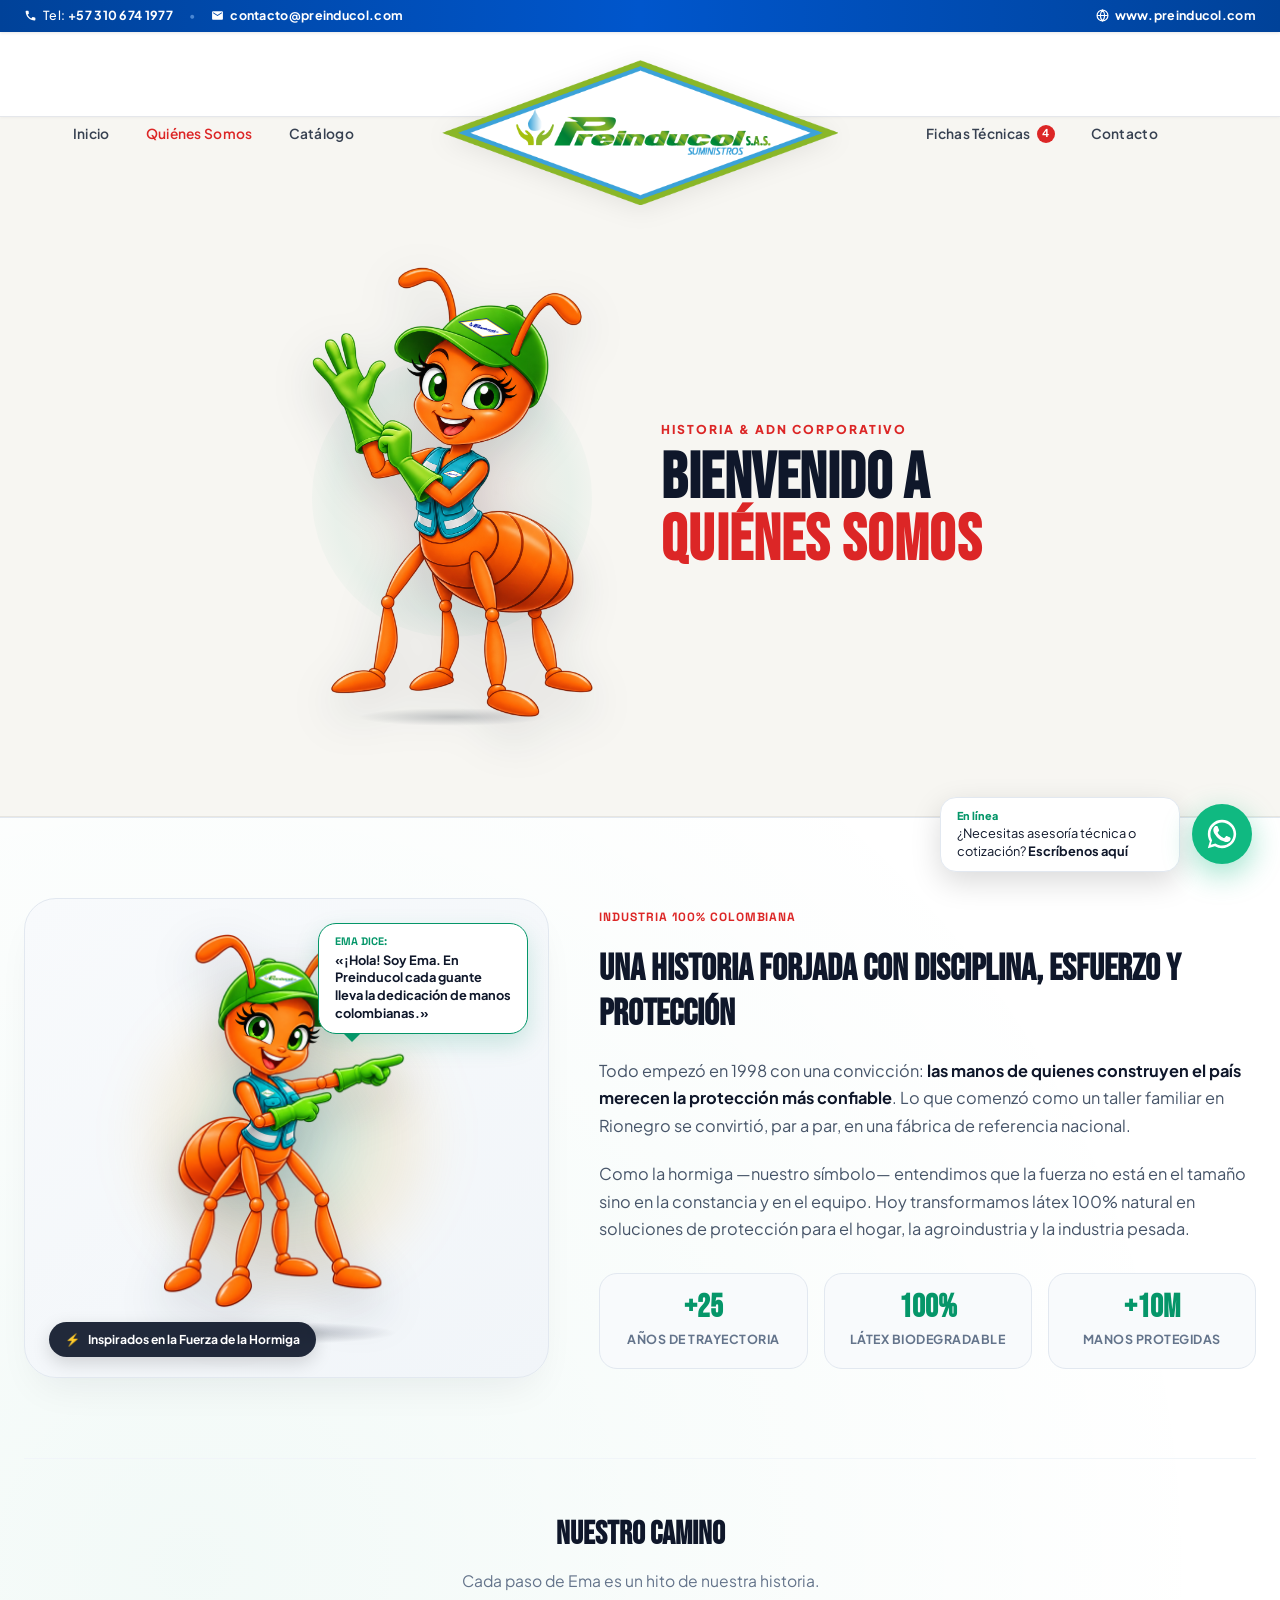
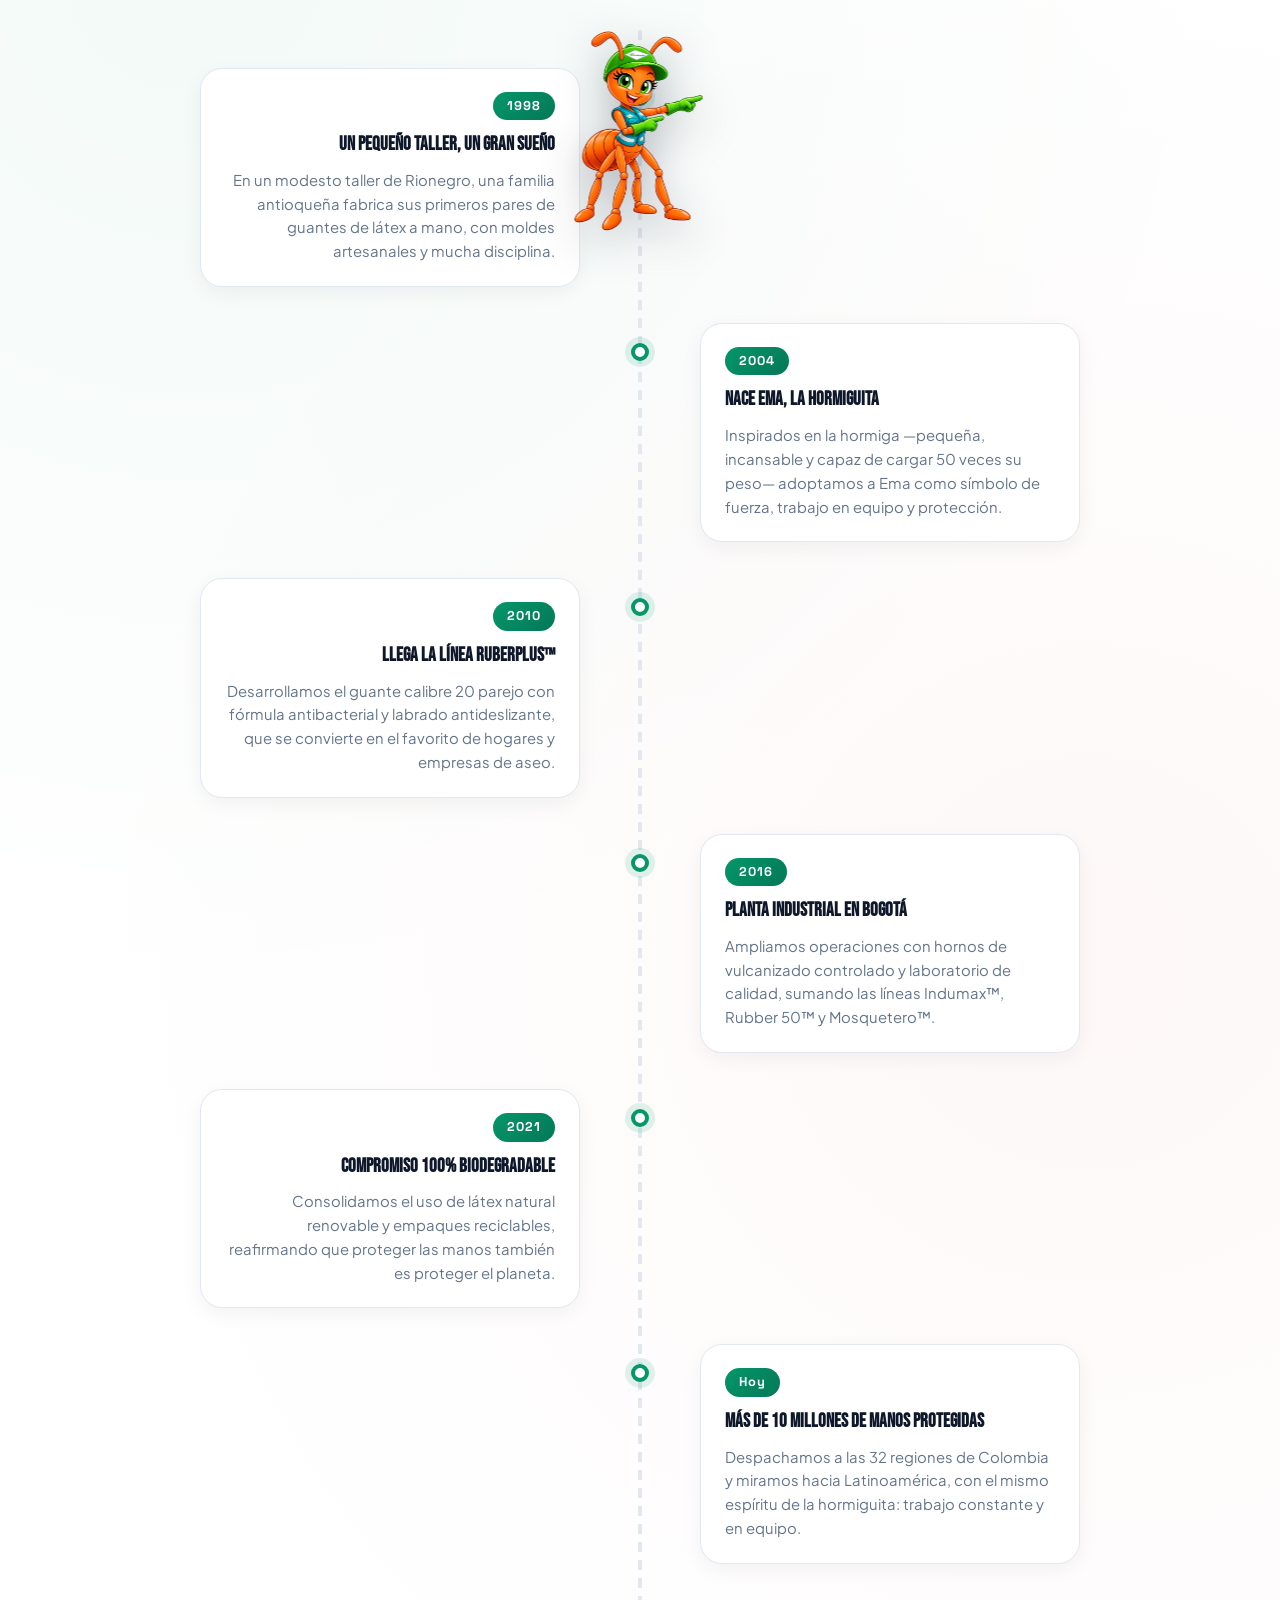
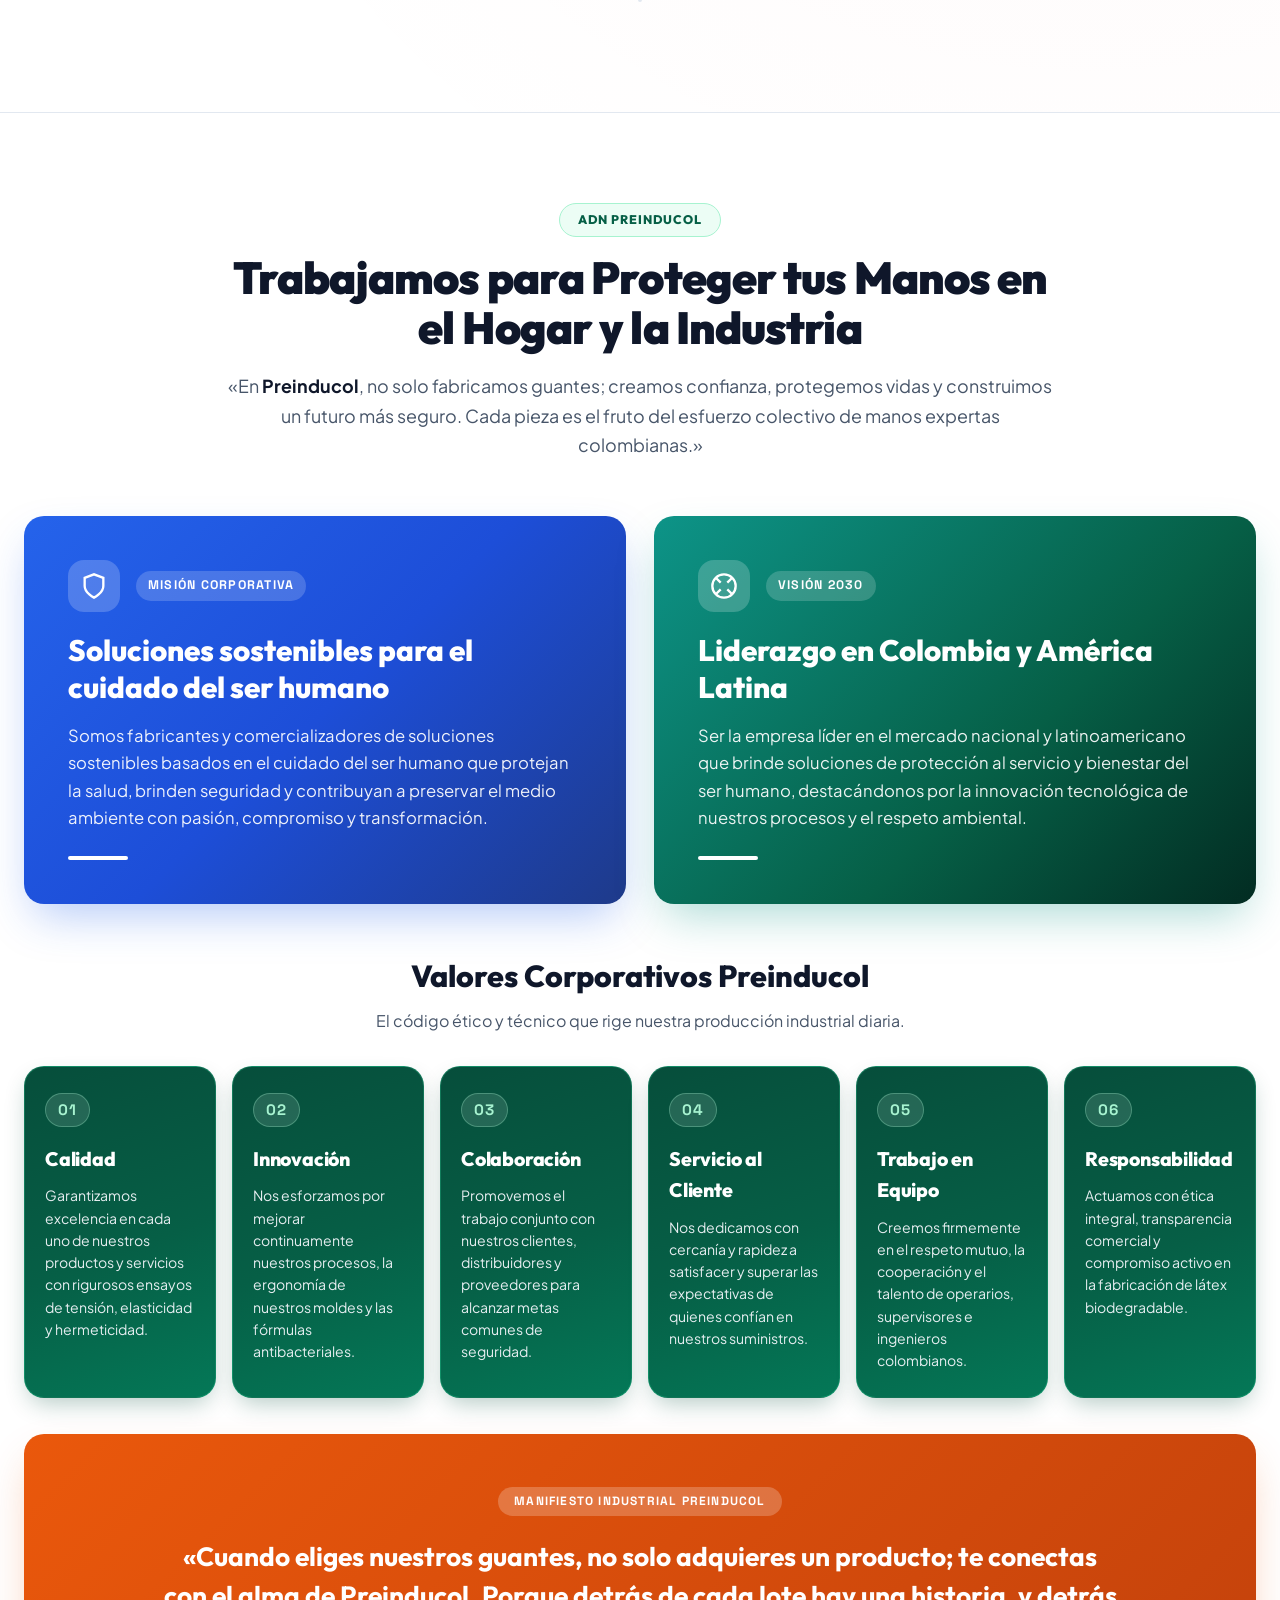
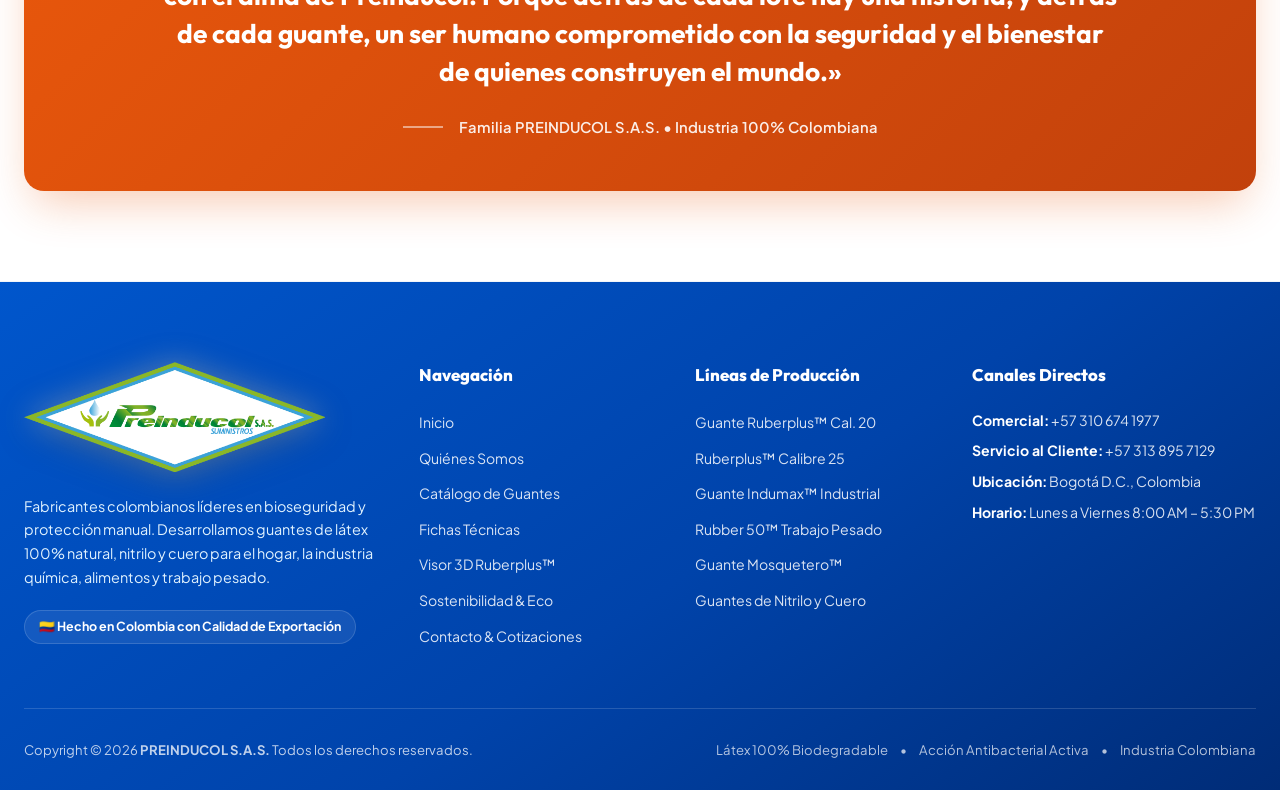
<file: quienes-somos.html>
<!DOCTYPE html>
<html lang="es">
<head>
  <meta charset="UTF-8">
  <meta name="viewport" content="width=device-width, initial-scale=1.0">
  <title>Quiénes Somos — Historia, Valores y ADN de Preinducol S.A.S.</title>
  <meta name="description" content="Conoce la historia de Preinducol S.A.S., fabricante colombiano de guantes de látex natural: nuestra mascota Ema, misión, visión, valores corporativos y manifiesto.">
  <link rel="icon" type="image/png" href="assets/logo.png">

  <link rel="preconnect" href="https://fonts.googleapis.com">
  <link rel="preconnect" href="https://fonts.gstatic.com" crossorigin>
  <link href="https://fonts.googleapis.com/css2?family=Bebas+Neue&family=Oswald:wght@500;600;700&family=Outfit:wght@400;500;600;700;800;900&family=Plus+Jakarta+Sans:ital,wght@0,400;0,500;0,600;0,700;0,800;1,400&family=Space+Grotesk:wght@500;700;800&family=JetBrains+Mono:wght@500;700&display=swap" rel="stylesheet">

  <link rel="stylesheet" href="css/base.css">
  <link rel="stylesheet" href="css/navbar.css?v=20261117_fix">
  <link rel="stylesheet" href="css/company.css">
  <link rel="stylesheet" href="css/about.css">
  <link rel="stylesheet" href="css/footer.css">
  <link rel="stylesheet" href="css/responsive.css">

  <style>
    /* Estilos base para la página */
  </style>
</head>
<body class="preinducol-portal">

  <div id="navbar-mount">
    <header class="navbar-pro navbar-studds" id="siteHeader">
      
      <!-- Franja Azul Superior Corporativa -->
      <div class="top-brand-bar">
        <div class="top-brand-inner">
          <div class="top-brand-left">
            <a href="tel:+573106741977" class="top-brand-link" title="Llamar a Preinducol">
              <svg viewBox="0 0 24 24" width="13" height="13" fill="currentColor">
                <path d="M6.62 10.79a15.053 15.053 0 006.59 6.59l2.2-2.2c.27-.27.67-.36 1.02-.24 1.12.37 2.33.57 3.57.57.55 0 1 .45 1 1V20c0 .55-.45 1-1 1-9.39 0-17-7.61-17-17 0-.55.45-1 1-1h3.5c.55 0 1 .45 1 1 0 1.25.2 2.45.57 3.57.11.35.03.74-.25 1.02l-2.2 2.2z"/>
              </svg>
              <span>Tel: <strong>+57 310 674 1977</strong></span>
            </a>
            <span class="top-brand-divider">•</span>
            <a href="mailto:contacto@preinducol.com" class="top-brand-link" title="Escribir a Preinducol">
              <svg viewBox="0 0 24 24" width="13" height="13" fill="currentColor">
                <path d="M20 4H4c-1.1 0-1.99.9-1.99 2L2 18c0 1.1.9 2 2 2h16c1.1 0 2-.9 2-2V6c0-1.1-.9-2-2-2zm0 4l-8 5-8-5V6l8 5 8-5v2z"/>
              </svg>
              <span><strong>contacto@preinducol.com</strong></span>
            </a>
          </div>
          <div class="top-brand-right">
            <a href="https://www.preinducol.com" class="top-brand-link" title="Sitio Oficial Preinducol">
              <svg viewBox="0 0 24 24" width="13" height="13" fill="none" stroke="currentColor" stroke-width="2.2">
                <circle cx="12" cy="12" r="10"/>
                <path d="M2 12h20M12 2a15.3 15.3 0 014 10 15.3 15.3 0 01-4 10 15.3 15.3 0 01-4-10 15.3 15.3 0 014-10z"/>
              </svg>
              <span><strong>www.preinducol.com</strong></span>
            </a>
          </div>
        </div>
      </div>

      <div class="nav-wrapper">
        <nav class="nav-links-left" id="navMenuLeft">
          <ul class="nav-menu-list">
            <li><a href="index.html#inicio" class="nav-anchor">Inicio</a></li>
            <li><a href="quienes-somos.html" class="nav-anchor active">Quiénes Somos</a></li>
            <li><a href="catalogo.html" class="nav-anchor">Catálogo</a></li>
          </ul>
        </nav>

        <a href="index.html" class="nav-brand-center" title="Preinducol S.A.S. - Inicio">
          <div class="logo-box">
            <img src="assets/logo.png" alt="Preinducol S.A.S." class="main-logo">
          </div>
        </a>

        <div class="nav-right-cluster">
          <nav class="nav-links-right" id="navMenuRight">
            <ul class="nav-menu-list">
              <li class="nav-ft-item">
                <a href="fichas.html" class="nav-anchor anchor-ft-highlight">
                  <span>Fichas Técnicas</span>
                  <span class="badge-ft-count" id="menuFtCount">4</span>
                </a>
              </li>
              <li><a href="index.html#contacto" class="nav-anchor">Contacto</a></li>
            </ul>
          </nav>
          <div class="nav-actions">
            <button class="mobile-hamburger" id="mobileToggle" aria-label="Abrir Menú">
              <span></span><span></span><span></span>
            </button>
          </div>
        </div>
      </div>

      <div class="mobile-drawer" id="mobileDrawer" style="display: none;">
        <ul class="mobile-menu-list">
          <li><a href="index.html#inicio" class="nav-anchor">Inicio</a></li>
          <li><a href="quienes-somos.html" class="nav-anchor active">Quiénes Somos</a></li>
          <li><a href="catalogo.html" class="nav-anchor">Catálogo</a></li>
          <li><a href="fichas.html" class="nav-anchor">Fichas Técnicas (<span class="mobile-ft-count">4</span>)</a></li>
          <li><a href="index.html#contacto" class="nav-anchor">Contacto &amp; Cotizaciones</a></li>
        </ul>
      </div>
    </header>
  </div>

  <main id="main-content">
    
    <!-- ================= HERO EDITORIAL EMA PREINDUCOL ================= -->
    <section class="about-editorial-welcome">
      <div class="welcome-container-row">
        
        <!-- Hormiguita Ema (Estática, hermosa) -->
        <div class="welcome-mascot-col">
          <div class="welcome-mascot-stage">
            <div class="mascot-aura-glow"></div>
            <img src="assets/hotmigafinal.png" alt="Ema Preinducol" class="welcome-mascot-img">
            <div class="mascot-ground-shadow"></div>
          </div>
        </div>

        <!-- Título Editorial Idéntico a la referencia -->
        <div class="welcome-text-col">
          <div class="welcome-overline">HISTORIA &amp; ADN CORPORATIVO</div>
          <h1 class="welcome-main-title">
            <span class="text-black">BIENVENIDO A</span>
            <span class="text-red">QUIÉNES SOMOS</span>
          </h1>
        </div>

      </div>
    </section>

    <!-- Contenido Modular: Historia, Línea de Tiempo, ADN y Valores -->
    <div id="about-mount"></div>
  </main>

  <div id="footer-mount"></div>

  <script src="modules/navbar.js"></script>
  <script src="modules/about.js"></script>
  <script src="modules/footer.js"></script>
  <script>
    document.addEventListener('DOMContentLoaded', function () {
      if (window.NavbarModule) window.NavbarModule.mount();
      if (window.AboutModule) window.AboutModule.mount();
      if (window.FooterModule) window.FooterModule.mount();
    });
  </script>
</body>
</html>
</file>
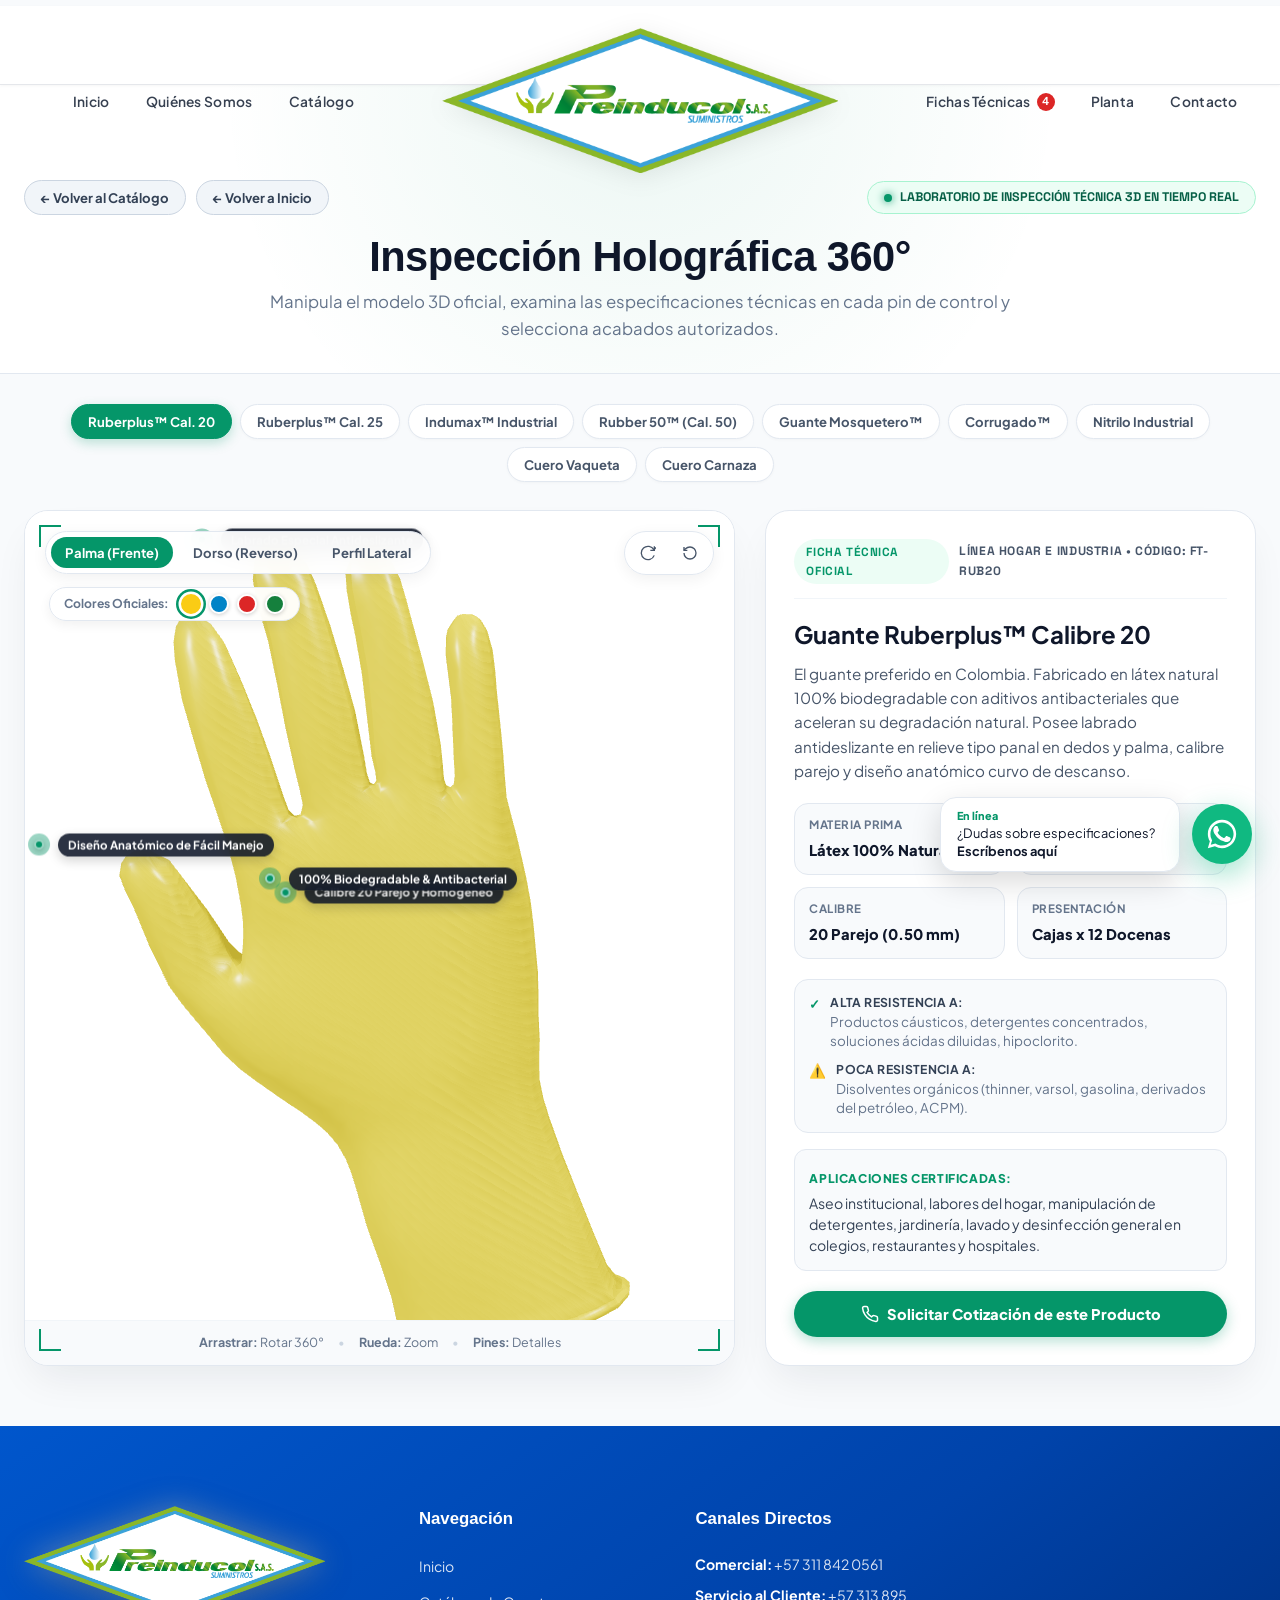
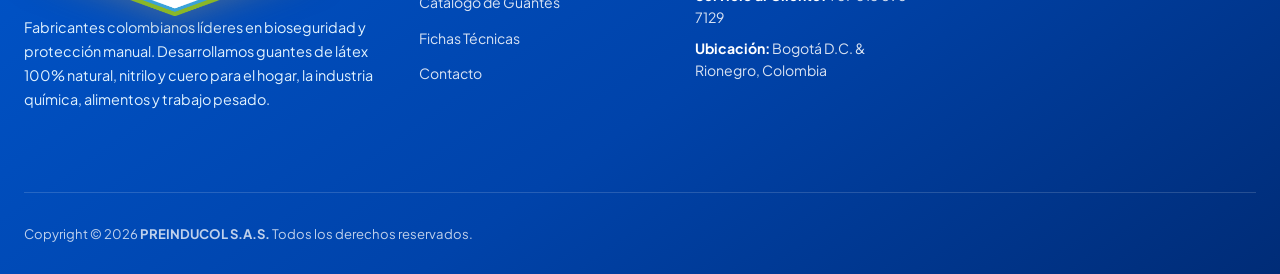
<file: visor3d.html>
<!DOCTYPE html>
<html lang="es">
<head>
  <meta charset="UTF-8">
  <meta name="viewport" content="width=device-width, initial-scale=1.0">
  <title>Preinducol S.A.S. — Laboratorio de Inspección 3D Holográfica</title>
  <meta name="description" content="Laboratorio de inspección técnica 3D de guantes Preinducol. Rota en 360 grados, cambia colores y revisa la ficha técnica en tiempo real.">
  <link rel="icon" type="image/png" href="assets/logo.png">

  <!-- Fuentes -->
  <link rel="preconnect" href="https://fonts.googleapis.com">
  <link rel="preconnect" href="https://fonts.gstatic.com" crossorigin>
  <link href="https://fonts.googleapis.com/css2?family=Plus+Jakarta+Sans:wght@400;500;600;700;800&family=Space+Grotesk:wght@600;700;800&family=JetBrains+Mono:wght@500;700&display=swap" rel="stylesheet">

  <link rel="stylesheet" href="css/base.css">
  <link rel="stylesheet" href="css/navbar.css?v=20261117_fix">
  <link rel="stylesheet" href="css/visor3d.css">
  <link rel="stylesheet" href="css/footer.css">
  <link rel="stylesheet" href="css/responsive.css">

  <style>
    body.preinducol-portal {
      background-color: #f8fafc;
      min-height: 100vh;
      display: flex;
      flex-direction: column;
    }

    .visor-page-header {
      background: radial-gradient(circle at 50% 0%, rgba(5, 150, 105, 0.08) 0%, transparent 60%), #ffffff;
      padding: 95px 24px 30px;
      border-bottom: 1px solid #e2e8f0;
      text-align: center;
    }

    .visor-nav-bar {
      max-width: 1400px;
      margin: 0 auto 18px;
      display: flex;
      align-items: center;
      justify-content: space-between;
      gap: 12px;
      flex-wrap: wrap;
    }

    .nav-back-group {
      display: flex;
      align-items: center;
      gap: 10px;
    }

    .btn-nav-back {
      display: inline-flex;
      align-items: center;
      gap: 6px;
      font-size: 0.82rem;
      font-weight: 700;
      color: #334155;
      background: #f1f5f9;
      border: 1px solid #cbd5e1;
      padding: 6px 16px;
      border-radius: 999px;
      text-decoration: none;
      transition: all 0.2s ease;
    }

    .btn-nav-back:hover {
      background: #0f172a;
      color: #ffffff;
      border-color: #0f172a;
    }

    .visor-page-container {
      max-width: 1400px;
      width: 100%;
      margin: 0 auto;
      padding: 30px 24px 60px;
      flex-grow: 1;
    }

    /* Selector de Productos Rápido en Píldoras */
    .product-switcher-bar {
      display: flex;
      align-items: center;
      justify-content: center;
      gap: 8px;
      flex-wrap: wrap;
      margin: 0 auto 28px;
      max-width: 1200px;
    }

    .product-pill-btn {
      background: #ffffff;
      border: 1.5px solid #e2e8f0;
      color: #475569;
      font-family: var(--f-body, sans-serif);
      font-size: 0.82rem;
      font-weight: 700;
      padding: 8px 16px;
      border-radius: 999px;
      cursor: pointer;
      transition: all 0.2s ease;
      white-space: nowrap;
      box-shadow: 0 1px 3px rgba(0,0,0,0.03);
    }

    .product-pill-btn:hover {
      background: #f8fafc;
      border-color: #94a3b8;
      color: #0f172a;
    }

    .product-pill-btn.active {
      background: #059669;
      border-color: #059669;
      color: #ffffff;
      box-shadow: 0 4px 12px rgba(5, 150, 105, 0.25);
    }

    /* Hotspot 3D Pins */
    .hotspot-3d {
      position: absolute;
      transform: translate(-50%, -50%);
      display: flex;
      align-items: center;
      gap: 8px;
      background: transparent;
      border: none;
      cursor: pointer;
      z-index: 20;
      padding: 0;
      transition: transform 0.2s ease;
    }

    .hotspot-3d:hover {
      transform: translate(-50%, -50%) scale(1.12);
    }

    .pin-ring {
      width: 22px;
      height: 22px;
      position: relative;
      display: flex;
      align-items: center;
      justify-content: center;
    }

    .pin-pulse {
      position: absolute;
      width: 100%;
      height: 100%;
      border-radius: 50%;
      background: rgba(5, 150, 105, 0.4);
      animation: pinPulse 2s infinite;
    }

    .pin-core {
      width: 10px;
      height: 10px;
      border-radius: 50%;
      background: #059669;
      border: 2px solid #ffffff;
      box-shadow: 0 2px 6px rgba(0,0,0,0.3);
    }

    .pin-label {
      background: rgba(15, 23, 42, 0.88);
      backdrop-filter: blur(8px);
      color: #ffffff;
      font-size: 0.72rem;
      font-weight: 700;
      padding: 4px 10px;
      border-radius: 999px;
      white-space: nowrap;
      box-shadow: 0 4px 12px rgba(0,0,0,0.18);
      pointer-events: none;
    }

    @keyframes pinPulse {
      0% { transform: scale(1); opacity: 0.8; }
      100% { transform: scale(2.2); opacity: 0; }
    }
  </style>

  <!-- Three.js y Dependencias Locales -->
  <script src="assets/vendor/three.min.js"></script>
  <script src="assets/vendor/OrbitControls.js"></script>
  <script src="assets/vendor/GLTFLoader.js"></script>
  <script src="assets/glove_glb_data.js"></script>
</head>
<body class="preinducol-portal">

  <!-- =========================================================================
       1. NAVBAR PRINCIPAL
       ========================================================================= -->
  <div id="navbar-mount">
  <header class="navbar-pro navbar-studds" id="siteHeader">
    <div class="nav-wrapper">
      <nav class="nav-links-left">
        <ul class="nav-menu-list">
          <li><a href="index.html#inicio" class="nav-anchor">Inicio</a></li>
          <li><a href="quienes-somos.html" class="nav-anchor">Quiénes Somos</a></li>
          <li><a href="catalogo.html" class="nav-anchor">Catálogo</a></li>
        </ul>
      </nav>

      <a href="index.html" class="nav-brand-center" title="Preinducol S.A.S. - Inicio">
        <div class="logo-box">
          <img src="assets/logo.png" alt="Preinducol S.A.S." class="main-logo">
        </div>
      </a>

      <div class="nav-right-cluster">
        <nav class="nav-links-right">
          <ul class="nav-menu-list">
            <li class="nav-ft-item">
              <a href="fichas.html" class="nav-anchor anchor-ft-highlight">
                <span>Fichas Técnicas</span>
                <span class="badge-ft-count" id="menuFtCount">4</span>
              </a>
            </li>
            <li><a href="planta.html" class="nav-anchor">Planta</a></li>
            <li><a href="index.html#contacto" class="nav-anchor">Contacto</a></li>
          </ul>
        </nav>
        <div class="nav-actions">
          <button class="mobile-hamburger" id="mobileToggle" aria-label="Abrir Menú">
            <span></span><span></span><span></span>
          </button>
        </div>
      </div>
    </div>

    <!-- Menú Móvil Desplegable -->
    <div class="mobile-drawer" id="mobileDrawer" style="display: none;">
      <ul class="mobile-menu-list">
        <li><a href="index.html#inicio" class="nav-anchor">Inicio</a></li>
        <li><a href="quienes-somos.html" class="nav-anchor">Quiénes Somos</a></li>
        <li><a href="catalogo.html" class="nav-anchor">Catálogo</a></li>
        <li><a href="fichas.html" class="nav-anchor">Fichas Técnicas (<span class="mobile-ft-count">4</span>)</a></li>
        <li><a href="planta.html" class="nav-anchor">Planta</a></li>
        <li><a href="index.html#contacto" class="nav-anchor">Contacto &amp; Cotizaciones</a></li>
      </ul>
    </div>
  </header>
  </div>

  <!-- =========================================================================
       2. CABECERA & NAVEGACIÓN DE RETORNO
       ========================================================================= -->
  <section class="visor-page-header">
    <div class="visor-nav-bar">
      <div class="nav-back-group">
        <a href="catalogo.html" class="btn-nav-back">← Volver al Catálogo</a>
        <a href="index.html" class="btn-nav-back">← Volver a Inicio</a>
      </div>
      <div class="lab-live-badge">
        <span class="pulse-live"></span>
        <span>LABORATORIO DE INSPECCIÓN TÉCNICA 3D EN TIEMPO REAL</span>
      </div>
    </div>

    <h1 class="lab-title" style="margin-bottom: 8px;">Inspección Holográfica 360°</h1>
    <p class="lab-subtitle" style="margin: 0 auto;">
      Manipula el modelo 3D oficial, examina las especificaciones técnicas en cada pin de control y selecciona acabados autorizados.
    </p>
  </section>

  <!-- =========================================================================
       3. CONTENIDO: ESCENARIO 3D & FICHA TÉCNICA
       ========================================================================= -->
  <main class="visor-page-container">

    <!-- Selector Rápido de Productos -->
    <div class="product-switcher-bar" id="productSwitcherBar">
      <button class="product-pill-btn" data-product="ruberplus-20">Ruberplus™ Cal. 20</button>
      <button class="product-pill-btn" data-product="ruberplus-25">Ruberplus™ Cal. 25</button>
      <button class="product-pill-btn" data-product="indumax">Indumax™ Industrial</button>
      <button class="product-pill-btn" data-product="rubber-50">Rubber 50™ (Cal. 50)</button>
      <button class="product-pill-btn" data-product="mosquetero">Guante Mosquetero™</button>
      <button class="product-pill-btn" data-product="corrugado">Corrugado™</button>
      <button class="product-pill-btn" data-product="nitrilo">Nitrilo Industrial</button>
      <button class="product-pill-btn" data-product="cuero-vaqueta">Cuero Vaqueta</button>
      <button class="product-pill-btn" data-product="cuero-carnaza">Cuero Carnaza</button>
    </div>

    <div class="lab-layout-grid">
      
      <!-- Escenario WebGL 3D -->
      <div class="stage-wrapper" id="stageWrapper">
        <div class="stage-bracket b-tl"></div>
        <div class="stage-bracket b-tr"></div>
        <div class="stage-bracket b-bl"></div>
        <div class="stage-bracket b-br"></div>

        <!-- Barra Superior con Vistas -->
        <div class="stage-toolbar">
          <div class="view-preset-group">
            <button class="tool-btn active" id="btnViewFront">Palma (Frente)</button>
            <button class="tool-btn" id="btnViewBack">Dorso (Reverso)</button>
            <button class="tool-btn" id="btnViewSide">Perfil Lateral</button>
          </div>

          <div class="view-actions-group">
            <button class="tool-btn icon-only" id="btnAutoSpin" title="Rotación continua 360°">
              <svg viewBox="0 0 24 24" width="16" height="16" fill="none" stroke="currentColor" stroke-width="2"><path d="M21.5 2v6h-6M21.34 15.57a10 10 0 1 1-.57-8.38l5.67-5.67"/></svg>
            </button>
            <button class="tool-btn icon-only" id="btnResetCamera" title="Restablecer vista original">
              <svg viewBox="0 0 24 24" width="16" height="16" fill="none" stroke="currentColor" stroke-width="2"><path d="M3 12a9 9 0 1 0 9-9 9.75 9.75 0 0 0-6.74 2.74L3 8"/><polyline points="3 3 3 8 8 8"/></svg>
            </button>
          </div>
        </div>

        <!-- Selector de Colores Dinámico -->
        <div class="material-picker" id="materialPickerContainer"></div>

        <!-- Viewport Three.js -->
        <div class="webgl-viewport" id="webglViewport" style="height: 600px; width: 100%; position: relative;">
          <div class="loading-overlay" id="loadingOverlay">
            <div class="spinner"></div>
            <p>Cargando modelo 3D de alta precisión...</p>
          </div>
        </div>

        <!-- Pines Hotspots -->
        <div class="hotspots-overlay" id="hotspotsOverlay"></div>

        <!-- Instrucciones -->
        <div class="stage-instructions">
          <span class="instruction-item"><strong>Arrastrar:</strong> Rotar 360°</span>
          <span class="instruction-separator">•</span>
          <span class="instruction-item"><strong>Rueda:</strong> Zoom</span>
          <span class="instruction-separator">•</span>
          <span class="instruction-item"><strong>Pines:</strong> Detalles</span>
        </div>
      </div>

      <!-- Panel Lateral: Ficha Técnica Oficial -->
      <aside class="details-panel">
        <div class="feature-card">
          <div class="card-header">
            <div class="zone-badge" id="zoneBadge">FICHA TÉCNICA OFICIAL</div>
            <span class="lab-model-tag" id="labModelTag"></span>
          </div>

          <div class="card-content">
            <h2 class="feature-title" id="featureTitle" style="font-size: 1.5rem; margin-bottom: 8px;"></h2>
            <p class="feature-desc" id="featureDesc" style="font-size: 0.95rem; line-height: 1.6; color: #475569; margin-bottom: 20px;"></p>

            <!-- Grilla de Especificaciones -->
            <div class="specs-grid" id="specsGrid"></div>

            <!-- Resistencia Química -->
            <div class="chemical-guide-card">
              <div class="chem-row positive">
                <div class="chem-indicator">✓</div>
                <div class="chem-info">
                  <strong>Alta Resistencia a:</strong>
                  <span id="chemPositiveText"></span>
                </div>
              </div>
              <div class="chem-row negative">
                <div class="chem-indicator">⚠️</div>
                <div class="chem-info">
                  <strong>Poca Resistencia a:</strong>
                  <span id="chemNegativeText"></span>
                </div>
              </div>
            </div>

            <!-- Aplicaciones -->
            <div class="app-applications-box" style="margin-top: 16px; background: #f8fafc; padding: 14px; border-radius: 12px; border: 1px solid #e2e8f0;">
              <span class="app-label" style="font-size: 0.75rem; font-weight: 800; color: #059669; letter-spacing: 0.05em;">APLICACIONES CERTIFICADAS:</span>
              <p id="appText" style="margin: 4px 0 0; font-size: 0.88rem; color: #334155; line-height: 1.5;"></p>
            </div>

            <!-- Botón de Cotización Directa -->
            <div class="action-cta-box" style="margin-top: 20px;">
              <button class="btn-quote" id="btnQuoteProduct3D" style="width: 100%; justify-content: center;">
                <svg viewBox="0 0 24 24" width="18" height="18" fill="none" stroke="currentColor" stroke-width="2"><path d="M22 16.92v3a2 2 0 0 1-2.18 2 19.79 19.79 0 0 1-8.63-3.07 19.5 19.5 0 0 1-6-6 19.79 19.79 0 0 1-3.07-8.67A2 2 0 0 1 4.11 2h3a2 2 0 0 1 2 1.72 12.84 12.84 0 0 0 .7 2.81 2 2 0 0 1-.45 2.11L8.09 9.91a16 16 0 0 0 6 6l1.27-1.27a2 2 0 0 1 2.11-.45 12.84 12.84 0 0 0 2.81.7A2 2 0 0 1 22 16.92z"/></svg>
                <span>Solicitar Cotización de este Producto</span>
              </button>
            </div>
          </div>
        </div>
      </aside>

    </div>
  </main>

  <!-- =========================================================================
       4. FOOTER CORPORATIVO
       ========================================================================= -->
  <footer class="footer-master">
    <div class="container-max">
      <div class="footer-columns-grid">
        <div class="f-col-brand">
          <img src="assets/logo.png" alt="Preinducol S.A.S." class="footer-brand-logo">
          <p class="f-brand-desc">
            Fabricantes colombianos líderes en bioseguridad y protección manual. Desarrollamos guantes de látex 100% natural, nitrilo y cuero para el hogar, la industria química, alimentos y trabajo pesado.
          </p>
        </div>
        <div class="f-col">
          <h4 class="f-title">Navegación</h4>
          <ul class="f-list">
            <li><a href="index.html#inicio">Inicio</a></li>
            <li><a href="catalogo.html">Catálogo de Guantes</a></li>
            <li><a href="fichas.html">Fichas Técnicas</a></li>
            <li><a href="index.html#contacto">Contacto</a></li>
          </ul>
        </div>
        <div class="f-col">
          <h4 class="f-title">Canales Directos</h4>
          <div class="f-contacts">
            <p><strong>Comercial:</strong> +57 311 842 0561</p>
            <p><strong>Servicio al Cliente:</strong> +57 313 895 7129</p>
            <p><strong>Ubicación:</strong> Bogotá D.C. & Rionegro, Colombia</p>
          </div>
        </div>
      </div>
      <div class="footer-legal-bar">
        <p>Copyright &copy; 2026 <strong>PREINDUCOL S.A.S.</strong> Todos los derechos reservados.</p>
      </div>
    </div>
  </footer>

  <!-- Botón Flotante WhatsApp Oficial -->
  <a href="https://wa.me/573118420561?text=Hola%20Preinducol,%20deseo%20solicitar%20asesor%C3%ADa%20técnica%20del%20visor%203D" target="_blank" rel="noopener noreferrer" class="wa-floating-trigger" title="Chatear en WhatsApp">
    <div class="wa-bubble-prompt">
      <span class="prompt-status">En línea</span>
      <span>¿Dudas sobre especificaciones? <strong>Escríbenos aquí</strong></span>
    </div>
    <div class="wa-icon-glow">
      <svg viewBox="0 0 24 24" width="34" height="34" fill="currentColor">
        <path d="M17.472 14.382c-.301-.15-1.78-.878-2.056-.979-.276-.1-.476-.15-.677.15-.2.3-.777.98-.953 1.18-.175.2-.351.226-.652.076-.3-.15-1.268-.468-2.416-1.493-.893-.799-1.496-1.786-1.672-2.087-.176-.301-.019-.464.132-.614.136-.135.301-.351.452-.527.15-.175.2-.301.3-.501.1-.2.05-.376-.025-.526-.075-.15-.677-1.631-.928-2.233-.244-.585-.493-.506-.677-.515l-.578-.01c-.2 0-.526.075-.802.376-.276.3-1.053 1.029-1.053 2.509 0 1.48 1.078 2.909 1.229 3.11.15.2 2.122 3.24 5.141 4.544.718.31 1.279.496 1.716.635.722.23 1.379.197 1.899.12.579-.087 1.78-.727 2.03-1.429.25-.702.25-1.304.175-1.43-.075-.125-.276-.2-.577-.35zM12 2C6.477 2 2 6.477 2 12c0 1.891.526 3.662 1.438 5.176L2 22l4.982-1.398A9.957 9.957 0 0 0 12 22c5.523 0 10-4.477 10-10S17.523 2 12 2zm0 18.176c-1.597 0-3.097-.47-4.364-1.284l-.313-.199-3.238.908.913-3.155-.205-.327A8.14 8.14 0 0 1 3.824 12c0-4.509 3.667-8.176 8.176-8.176 4.509 0 8.176 3.667 8.176 8.176 0 4.509-3.667 8.176-8.176 8.176z"/>
      </svg>
    </div>
  </a>

  <!-- Módulos del Visor 3D -->
  <script src="modules/visor3d-data.js"></script>
  <script src="modules/visor3d.js"></script>

  <script>
    document.addEventListener('DOMContentLoaded', () => {
      // 1. Iniciar motor 3D
      const engine = window.Visor3DModule.mount('webglViewport');

      // 2. Marcar producto activo en píldoras
      const urlParams = new URLSearchParams(window.location.search);
      const activeProd = urlParams.get('producto') || 'ruberplus-20';

      const buttons = document.querySelectorAll('.product-pill-btn');
      buttons.forEach(btn => {
        const prod = btn.getAttribute('data-product');
        btn.classList.toggle('active', prod === activeProd);

        btn.addEventListener('click', () => {
          buttons.forEach(b => b.classList.remove('active'));
          btn.classList.add('active');

          if (engine) engine.changeProduct(prod);
          const newUrl = new URL(window.location);
          newUrl.searchParams.set('producto', prod);
          window.history.replaceState({}, '', newUrl);
        });
      });

      // 3. Sincronizar badge de Fichas
      try {
        const raw = localStorage.getItem('preinducol_fichas_tecnicas_db');
        if (raw) {
          const count = JSON.parse(raw).length;
          const badge = document.getElementById('menuFtCount');
          if (badge) badge.textContent = count;
        }
      } catch (e) {}

      // Atajo secreto admin
      document.addEventListener('keydown', (e) => {
        if (e.ctrlKey && e.shiftKey && (e.key === 'A' || e.key === 'a')) {
          window.location.href = 'admin.html';
        }
      });
    });
  </script>
  <script src="modules/navbar.js"></script>
  <script>
    document.addEventListener('DOMContentLoaded', () => {
      if (window.NavbarModule) window.NavbarModule.mount();
    });
  </script>
</body>
</html>
</file>
<file: css/base.css>
/* ============================================================================
   PREINDUCOL S.A.S. - CSS BASE, VARIABLES Y RESET
   ============================================================================ */

:root {
  /* Paleta Base Clean & Light */
  --c-bg-canvas: #ffffff;
  --c-bg-subtle: #f8fafc;
  --c-bg-elevated: #ffffff;
  --c-border-light: #e2e8f0;
  --c-border-subtle: #f1f5f9;

  /* Texto de Alta Legibilidad */
  --c-text-main: #0f172a;
  --c-text-muted: #475569;
  --c-text-light: #94a3b8;

  /* Acentos de Marca Preinducol */
  --c-brand-green: #059669;
  --c-brand-green-hover: #047857;
  --c-brand-yellow: #facc15;
  --c-brand-red: #dc2626;
  --c-brand-red-hover: #b91c1c;
  --c-brand-blue: #0284c7;

  /* Tipografías */
  --f-display: 'Outfit', -apple-system, BlinkMacSystemFont, 'Segoe UI', Roboto, sans-serif;
  --f-headline: 'Bebas Neue', 'Oswald', sans-serif;
  --f-body: 'Plus Jakarta Sans', -apple-system, BlinkMacSystemFont, 'Segoe UI', Roboto, sans-serif;
  --f-mono: 'Space Grotesk', monospace;

  /* Sombras y Radios */
  --radius-hero: 36px;
  --radius-card: 20px;
  --radius-pill: 999px;

  --shadow-sm: 0 2px 8px rgba(15, 23, 42, 0.04);
  --shadow-md: 0 10px 25px -5px rgba(15, 23, 42, 0.06);
  --shadow-lg: 0 20px 35px -10px rgba(15, 23, 42, 0.08);
  --shadow-xl: 0 25px 50px -12px rgba(15, 23, 42, 0.14);
}

*, *::before, *::after {
  box-sizing: border-box;
  margin: 0;
  padding: 0;
}

html {
  scroll-behavior: smooth;
  font-size: 16px;
  background-color: var(--c-bg-canvas);
  overflow-x: hidden;
  width: 100%;
}

body.preinducol-portal {
  font-family: var(--f-body);
  background-color: var(--c-bg-canvas);
  color: var(--c-text-main);
  line-height: 1.6;
  overflow-x: hidden;
  width: 100%;
  max-width: 100%;
  position: relative;
  -webkit-font-smoothing: antialiased;
}

a {
  color: inherit;
  text-decoration: none;
}

button {
  font-family: inherit;
  cursor: pointer;
  border: none;
  background: none;
}

img {
  max-width: 100%;
  display: block;
}

/* Fondos y Efectos Atmosféricos */
.bg-grid-overlay {
  position: fixed;
  inset: 0;
  background-image: 
    linear-gradient(to right, rgba(0, 0, 0, 0.02) 1px, transparent 1px),
    linear-gradient(to bottom, rgba(0, 0, 0, 0.02) 1px, transparent 1px);
  background-size: 40px 40px;
  pointer-events: none;
  z-index: 0;
}

.glow-orb {
  position: fixed;
  border-radius: 50%;
  filter: blur(120px);
  pointer-events: none;
  z-index: 0;
  opacity: 0.18;
}

@media (max-width: 768px) {
  .glow-orb {
    display: none !important;
  }
}

.orb-primary {
  width: 500px;
  height: 500px;
  background: #dc2626;
  top: -100px;
  left: 30%;
}

.orb-cyan {
  width: 400px;
  height: 400px;
  background: #0284c7;
  top: 40%;
  right: -100px;
}

.orb-lime {
  width: 450px;
  height: 450px;
  background: #10b981;
  bottom: 10%;
  left: -100px;
}

.container-max {
  max-width: 1400px;
  margin: 0 auto;
  padding: 0 24px;
  position: relative;
  z-index: 2;
}

.section-block {
  padding: 90px 0;
  position: relative;
  border-bottom: 1px solid #f1f5f9;
}

.bg-dark-industrial {
  background: #0d1117;
  color: #ffffff;
}

.bg-subtle {
  background: #f8fafc;
}

.header-editorial {
  text-align: center;
  max-width: 780px;
  margin: 0 auto 55px;
}

.badge-pill {
  display: inline-flex;
  align-items: center;
  gap: 8px;
  padding: 6px 16px;
  border-radius: 999px;
  font-size: 0.75rem;
  font-weight: 800;
  letter-spacing: 1.5px;
  text-transform: uppercase;
  background: #f1f5f9;
  color: #334155;
  margin-bottom: 14px;
}

.badge-pill.pill-red {
  background: #fee2e2;
  color: #dc2626;
}

.badge-pill.pill-lime {
  background: #dcfce7;
  color: #15803d;
}

.title-editorial {
  font-family: var(--f-display);
  font-size: 2.6rem;
  font-weight: 800;
  line-height: 1.15;
  color: #0f172a;
  letter-spacing: -0.5px;
  margin-bottom: 16px;
}

.desc-editorial {
  font-size: 1.05rem;
  color: #64748b;
  line-height: 1.6;
}

.text-white {
  color: #ffffff !important;
}

.text-muted-light {
  color: #94a3b8 !important;
}

.text-accent-red {
  color: #dc2626 !important;
}

.hidden {
  display: none !important;
}

/* Botones Píldora Generales Estilo Studds */
.btn-pill-studds {
  display: inline-flex;
  align-items: center;
  justify-content: center;
  padding: 7px 22px;
  border-radius: 999px;
  font-family: var(--f-body);
  font-weight: 700;
  font-size: 0.74rem;
  letter-spacing: 1px;
  text-transform: uppercase;
  border: 1.5px solid #111827;
  color: #111827;
  background: transparent;
  transition: all 0.2s ease;
  cursor: pointer;
  text-decoration: none;
}

.btn-pill-studds:hover {
  background-color: #111827;
  color: #ffffff;
  transform: translateY(-1.5px);
  box-shadow: 0 4px 12px rgba(17, 24, 39, 0.18);
}

.btn-pill-studds.btn-pill-sm {
  padding: 5px 18px;
  font-size: 0.72rem;
}

.btn-pill-studds.btn-pill-accent {
  border-color: #dc2626;
  color: #dc2626;
}

.btn-pill-studds.btn-pill-accent:hover {
  background-color: #dc2626;
  color: #ffffff;
  box-shadow: 0 4px 14px rgba(220, 38, 38, 0.3);
}

.btn-pill-studds.btn-pill-red {
  background-color: #dc2626;
  border-color: #dc2626;
  color: #ffffff;
}

.btn-pill-studds.btn-pill-red:hover {
  background-color: #b91c1c;
  border-color: #b91c1c;
}

.btn-pill-studds.btn-pill-blue {
  background-color: #0284c7;
  border-color: #0284c7;
  color: #ffffff;
}

.btn-pill-studds.btn-pill-blue:hover {
  background-color: #0369a1;
  border-color: #0369a1;
  box-shadow: 0 4px 14px rgba(2, 132, 199, 0.4);
}
</file>
<file: css/navbar.css>
/* ============================================================================
   PREINDUCOL S.A.S. - CSS NAVBAR (ESTILO STUDDS CON LOGO SOBRESALIENDO)
   ============================================================================ */

.navbar-studds {
  background: #ffffff;
  border-bottom: 1px solid #e5e7eb;
  position: sticky;
  top: 0;
  z-index: 1000;
  width: 100%;
  box-shadow: 0 1px 3px rgba(0, 0, 0, 0.04);
  overflow: visible !important;
  padding-top: 0;
  padding-bottom: 14px;
}

/* ================= FRANJA AZUL SUPERIOR CORPORATIVA ================= */
.top-brand-bar {
  background: linear-gradient(90deg, #004299 0%, #0056cc 50%, #004299 100%);
  color: #ffffff;
  font-family: var(--f-body, sans-serif);
  font-size: 0.78rem;
  letter-spacing: 0.4px;
  width: 100%;
  position: relative;
  z-index: 120;
  box-shadow: 0 1px 3px rgba(0, 0, 0, 0.1);
}

.top-brand-inner {
  max-width: 1400px;
  margin: 0 auto;
  padding: 6px 24px;
  display: flex;
  align-items: center;
  justify-content: space-between;
  gap: 16px;
  box-sizing: border-box;
}

.top-brand-left,
.top-brand-right {
  display: flex;
  align-items: center;
  gap: 10px;
}

.top-brand-divider {
  opacity: 0.5;
  color: #93c5fd;
  margin: 0 6px;
  font-size: 0.75rem;
}

.top-brand-link {
  color: #ffffff;
  text-decoration: none;
  display: inline-flex;
  align-items: center;
  gap: 6px;
  font-weight: 500;
  transition: opacity 0.18s ease;
}

.top-brand-link strong {
  font-weight: 700;
  letter-spacing: 0.3px;
}

.top-brand-link:hover {
  opacity: 0.88;
  text-decoration: underline;
}

@media (max-width: 640px) {
  .top-brand-inner {
    flex-direction: column;
    gap: 4px;
    padding: 6px 16px;
    text-align: center;
    font-size: 0.72rem;
  }
}

.navbar-studds .nav-wrapper {
  position: relative;
  display: grid;
  grid-template-columns: 1fr auto 1fr;
  align-items: center;
  max-width: 1400px;
  width: 100%;
  margin: 6px auto 0;
  height: 64px;
  padding: 0 24px;
  box-sizing: border-box;
  overflow: visible !important;
}

/* Navegación Izquierda: Distribuida hacia el centro con espaciado idéntico */
.nav-links-left {
  display: flex;
  align-items: center;
  justify-content: flex-end;
  padding-right: 36px;
  z-index: 5;
  transform: translateY(22px);
}

.nav-links-left .nav-menu-list,
.nav-links-right .nav-menu-list {
  display: flex;
  align-items: center;
  gap: 36px;
  list-style: none;
  margin: 0;
  padding: 0;
}

.nav-anchor {
  font-family: var(--f-body);
  font-size: 0.86rem;
  font-weight: 600;
  color: #374151;
  text-decoration: none;
  letter-spacing: 0.3px;
  transition: color 0.18s ease;
  display: inline-flex;
  align-items: center;
  white-space: nowrap;
}

.nav-anchor:hover,
.nav-anchor.active {
  color: #dc2626;
}

/* Logotipo Central: COLUMNA CENTRAL EQUIDISTANTE CON SOBRESALIENTE STUDDS */
.nav-brand-center {
  display: flex;
  align-items: center;
  justify-content: center;
  text-decoration: none;
  cursor: pointer;
  z-index: 100;
  width: 500px;
  position: relative;
}

.nav-brand-center .logo-box {
  display: flex;
  align-items: center;
  justify-content: center;
  background: transparent !important;
  padding: 0;
  margin: 0;
  border: none !important;
  box-shadow: none !important;
}

.nav-brand-center .logo-box::after {
  display: none !important;
}

.nav-brand-center .main-logo {
  height: 145px;
  max-height: 150px;
  width: auto;
  max-width: 480px;
  object-fit: contain;
  filter: drop-shadow(0 4px 12px rgba(0, 0, 0, 0.08));
  animation: none !important;
  background: transparent !important;
  transition: transform 0.2s ease, filter 0.2s ease;
  transform: translateY(22px);
}

.nav-brand-center:hover .main-logo {
  transform: translateY(22px) scale(1.04);
  filter: drop-shadow(0 6px 16px rgba(0, 0, 0, 0.12));
}

/* Navegación Derecha: Distribuida desde el centro con espaciado idéntico */
.nav-right-cluster {
  display: flex;
  align-items: center;
  justify-content: flex-start;
  padding-left: 36px;
  margin-left: 0;
  z-index: 5;
  white-space: nowrap;
  transform: translateY(22px);
}

.badge-ft-count {
  display: inline-flex;
  align-items: center;
  justify-content: center;
  min-width: 18px;
  height: 18px;
  padding: 0 5px;
  border-radius: 999px;
  background-color: #dc2626;
  color: #ffffff;
  font-size: 0.68rem;
  font-weight: 700;
  line-height: 1;
  margin-left: 6px;
}

.btn-quote-nav {
  display: inline-flex;
  align-items: center;
  gap: 6px;
  padding: 8px 20px;
  border-radius: 999px;
  background: #111827;
  color: #ffffff;
  font-size: 0.80rem;
  font-weight: 600;
  text-decoration: none;
  letter-spacing: 0.4px;
  transition: background 0.2s ease;
}

.btn-quote-nav:hover {
  background: #dc2626;
}

@media (max-width: 1100px) {
  .navbar-studds .nav-wrapper {
    padding: 0 16px;
    gap: 12px;
  }
  .nav-links-left .nav-menu-list,
  .nav-links-right .nav-menu-list {
    gap: 12px;
  }
  .nav-anchor {
    font-size: 0.74rem;
    letter-spacing: 0.3px;
  }
  .nav-brand-center .main-logo {
    height: 60px;
  }
  .btn-quote-nav {
    padding: 6px 12px;
    font-size: 0.74rem;
  }
}

@media (max-width: 900px) {
  #navbar-mount {
    height: 56px !important;
    display: block !important;
  }
  .top-brand-bar {
    display: none !important;
  }
  #siteHeader.navbar-studds,
  .navbar-studds {
    position: fixed !important;
    top: 0 !important;
    left: 0 !important;
    right: 0 !important;
    width: 100% !important;
    height: 56px !important;
    z-index: 1000 !important;
    background: #ffffff !important;
    box-shadow: 0 2px 10px rgba(0, 0, 0, 0.08) !important;
    padding: 0 !important;
  }
  .navbar-studds .nav-wrapper {
    display: flex !important;
    align-items: center !important;
    justify-content: space-between !important;
    height: 56px !important;
    min-height: 56px !important;
    padding: 0 16px !important;
    margin: 0 !important;
    max-width: 100% !important;
  }
  .nav-links-left,
  .nav-links-right {
    display: none !important;
  }
  .nav-brand-center {
    position: static !important;
    transform: none !important;
    width: auto !important;
    max-width: 180px !important;
    margin: 0 !important;
    display: flex !important;
    align-items: center !important;
    justify-content: flex-start !important;
  }
  .nav-brand-center .logo-box {
    width: auto !important;
  }
  .nav-brand-center .main-logo {
    height: 36px !important;
    max-height: 36px !important;
    max-width: 160px !important;
    width: auto !important;
    transform: none !important;
  }
  .nav-brand-center:hover .main-logo {
    transform: none !important;
  }
  .nav-right-cluster {
    display: flex !important;
    align-items: center !important;
    justify-content: flex-end !important;
    padding: 0 !important;
    margin: 0 !important;
    transform: none !important;
    gap: 8px !important;
  }
  .nav-actions {
    display: flex !important;
    align-items: center !important;
  }
  .mobile-hamburger {
    display: flex !important;
    flex-direction: column !important;
    justify-content: center !important;
    align-items: center !important;
    gap: 5px !important;
    width: 40px !important;
    height: 40px !important;
    border-radius: 8px !important;
    background: #f8fafc !important;
    border: 1px solid #e2e8f0 !important;
    cursor: pointer !important;
    z-index: 1020 !important;
    padding: 0 !important;
  }
  .mobile-hamburger span {
    display: block !important;
    width: 20px !important;
    height: 2px !important;
    background: #0f172a !important;
    border-radius: 2px !important;
    transition: transform 0.25s ease, opacity 0.25s ease !important;
  }
  .mobile-hamburger.open span:nth-child(1) {
    transform: translateY(7px) rotate(45deg) !important;
  }
  .mobile-hamburger.open span:nth-child(2) {
    opacity: 0 !important;
  }
  .mobile-hamburger.open span:nth-child(3) {
    transform: translateY(-7px) rotate(-45deg) !important;
  }
  .mobile-drawer {
    display: none;
    position: fixed !important;
    top: 56px !important;
    left: 0 !important;
    right: 0 !important;
    width: 100% !important;
    background: #ffffff !important;
    border-bottom: 3px solid #0056cc !important;
    box-shadow: 0 14px 30px rgba(0, 0, 0, 0.16) !important;
    z-index: 1010 !important;
    padding: 16px 20px 24px !important;
    box-sizing: border-box !important;
  }
  .mobile-drawer.active {
    display: block !important;
    animation: drawerSlideDown 0.22s ease-out forwards !important;
  }
  @keyframes drawerSlideDown {
    from { opacity: 0; transform: translateY(-8px); }
    to { opacity: 1; transform: translateY(0); }
  }
  .mobile-menu-list {
    list-style: none !important;
    padding: 0 !important;
    margin: 0 !important;
    display: flex !important;
    flex-direction: column !important;
    gap: 8px !important;
  }
  .mobile-menu-list li {
    width: 100% !important;
  }
  .mobile-menu-list .nav-anchor {
    display: flex !important;
    align-items: center !important;
    justify-content: space-between !important;
    padding: 12px 14px !important;
    border-radius: 8px !important;
    font-size: 0.95rem !important;
    font-weight: 700 !important;
    color: #1e293b !important;
    background: #f8fafc !important;
    border: 1px solid #f1f5f9 !important;
    transition: background 0.18s ease, color 0.18s ease !important;
  }
  .mobile-menu-list .nav-anchor:hover,
  .mobile-menu-list .nav-anchor.active {
    background: #eff6ff !important;
    color: #0056cc !important;
    border-color: #bfdbfe !important;
  }
  .mobile-ft-count {
    background: #0056cc !important;
    color: #ffffff !important;
    font-size: 0.72rem !important;
    padding: 2px 7px !important;
    border-radius: 999px !important;
    font-weight: 800 !important;
  }
}
</file>
<file: css/footer.css>
/* ============================================================================
   FOOTER EDITORIAL
   ============================================================================ */
.footer-master {
  background: linear-gradient(145deg, #0056cc 0%, #0043aa 55%, #002c77 100%);
  color: #e0f2fe;
  padding: 80px 0 30px;
  position: relative;
  z-index: 2;
}

.footer-columns-grid {
  display: grid;
  grid-template-columns: 1.5fr 1fr 1fr 1.2fr;
  gap: 40px;
  margin-bottom: 60px;
}

.footer-logo-link {
  display: inline-block;
  margin-bottom: 16px;
  text-decoration: none;
}

.footer-brand-logo {
  height: 110px;
  width: auto;
  max-width: 320px;
  object-fit: contain;
  background: transparent !important;
  padding: 0 !important;
  border-radius: 0 !important;
  margin: 0;
  filter: drop-shadow(0 6px 18px rgba(0, 0, 0, 0.28)) drop-shadow(0 0 14px rgba(255, 255, 255, 0.35));
  display: block;
  transition: transform 0.22s ease, filter 0.22s ease;
}

.footer-brand-logo:hover {
  transform: scale(1.05);
  filter: drop-shadow(0 8px 24px rgba(0, 0, 0, 0.35)) drop-shadow(0 0 18px rgba(255, 255, 255, 0.45));
}

.f-brand-desc {
  font-size: 0.9rem;
  line-height: 1.65;
  margin-bottom: 20px;
}

.colombia-pride-pill {
  display: inline-flex;
  align-items: center;
  background: rgba(255, 255, 255, 0.08);
  border: 1px solid rgba(255, 255, 255, 0.15);
  color: #ffffff;
  padding: 6px 14px;
  border-radius: var(--radius-pill);
  font-size: 0.78rem;
  font-weight: 700;
}

.f-title {
  font-family: var(--f-display);
  font-size: 1.05rem;
  font-weight: 800;
  color: #ffffff;
  margin-bottom: 20px;
}

.f-list {
  list-style: none;
  display: flex;
  flex-direction: column;
  gap: 10px;
}

.f-list a {
  font-size: 0.88rem;
  color: rgba(255, 255, 255, 0.85);
  text-decoration: none;
  transition: color var(--tr-fast);
}

.f-list a:hover {
  color: #38bdf8;
}

.f-contacts p {
  font-size: 0.88rem;
  margin-bottom: 8px;
  color: rgba(255, 255, 255, 0.85);
}

.f-contacts strong {
  color: #ffffff;
}

.footer-legal-bar {
  display: flex;
  align-items: center;
  justify-content: space-between;
  padding-top: 30px;
  border-top: 1px solid rgba(255, 255, 255, 0.15);
  font-size: 0.82rem;
  color: rgba(255, 255, 255, 0.75);
  flex-wrap: wrap;
}

.f-legal-badges {
  display: flex;
  gap: 12px;
  color: rgba(255, 255, 255, 0.7);
  flex-wrap: wrap;
}

@media (max-width: 768px) {
  .footer-legal-bar {
    flex-direction: column !important;
    gap: 16px !important;
    text-align: center !important;
    padding: 20px 0 !important;
  }
  .f-legal-badges {
    flex-wrap: wrap !important;
    justify-content: center !important;
    gap: 8px !important;
    font-size: 0.75rem !important;
  }
}

/* ============================================================================
   BOTÓN FLOTANTE WHATSAPP
   ============================================================================ */
.wa-floating-trigger {
  position: fixed;
  bottom: 28px;
  right: 28px;
  z-index: 1050;
  display: flex;
  align-items: center;
  gap: 12px;
}

.wa-bubble-prompt {
  background: #ffffff;
  color: var(--c-text-main);
  padding: 10px 16px;
  border-radius: 16px;
  box-shadow: 0 10px 30px rgba(0, 0, 0, 0.15);
  border: 1px solid var(--c-border-light);
  font-size: 0.8rem;
  max-width: 240px;
  line-height: 1.4;
  display: flex;
  flex-direction: column;
  gap: 2px;
}

.prompt-status {
  font-size: 0.68rem;
  font-weight: 800;
  color: #059669;
}

@media (max-width: 600px) {
  .footer-brand-logo {
    height: 85px;
    max-width: 240px;
  }
}

.wa-icon-glow {
  width: 60px;
  height: 60px;
  border-radius: 50%;
  background: #10b981;
  color: #ffffff;
  display: flex;
  align-items: center;
  justify-content: center;
  box-shadow: 0 10px 30px rgba(16, 185, 129, 0.4);
  transition: transform var(--tr-smooth);
}

.wa-floating-trigger:hover .wa-icon-glow {
  transform: scale(1.1);
}
</file>
<file: css/responsive.css>
/* ============================================================================
   RESPONSIVE ADAPTABILITY
   ============================================================================ */
@media (max-width: 1200px) {
  .hero-stage {
    grid-template-columns: 1fr;
    padding: 44px 36px;
  }

  .products-deck {
    grid-template-columns: repeat(2, 1fr);
  }

  .values-deck {
    grid-template-columns: repeat(3, 1fr);
  }

  .lab-layout-grid {
    grid-template-columns: 1fr;
  }
}

@media (max-width: 900px) {
  .nav-menu-list {
    display: none;
  }

  .mobile-hamburger {
    display: flex;
  }

  .hero-main-title {
    font-size: 2.6rem;
  }

  .hero-industrial-stats {
    grid-template-columns: repeat(2, 1fr);
  }

  .mv-editorial-grid {
    grid-template-columns: 1fr;
  }

  .manufacturing-steps-grid {
    grid-template-columns: repeat(2, 1fr);
  }

  .products-deck {
    grid-template-columns: 1fr;
  }

  .sustainability-matrix-grid {
    grid-template-columns: 1fr;
  }

  .contact-dual-layout,
  .preinducol-contact-card {
    grid-template-columns: 1fr;
  }

  .footer-columns-grid {
    grid-template-columns: 1fr;
    gap: 30px;
  }

  .values-deck {
    grid-template-columns: repeat(2, 1fr);
  }
}

@media (max-width: 600px) {
  .hero-stage {
    padding: 32px 20px;
  }

  .manufacturing-steps-grid {
    grid-template-columns: 1fr !important;
  }

  .hero-main-title {
    font-size: 2.1rem;
  }

  .title-editorial {
    font-size: 2rem;
  }

  .values-deck {
    grid-template-columns: 1fr !important;
  }

  .wa-bubble-prompt {
    display: none;
  }
}


/* ============================================================================
   RESPONSIVE DESIGN PARA MÓVILES Y PANTALLAS PEQUEÑAS
   ============================================================================ */
@media (max-width: 1100px) {
  .hero-studds-container {
    grid-template-columns: 1fr 320px 1fr;
    gap: 20px;
  }

  .studds-title-display {
    font-size: 3.6rem;
  }

  .variations-strip {
    grid-template-columns: repeat(2, 1fr);
  }

  .studds-cinematic-grid {
    grid-template-columns: 1fr;
  }
}

@media (max-width: 900px) {
  .navbar-studds .nav-wrapper {
    display: flex;
    align-items: center;
    justify-content: space-between;
    padding: 6px 16px;
    min-height: 58px;
    height: auto;
    margin: 4px auto 0;
  }

  .nav-brand-center {
    position: static;
    transform: none;
    padding: 0;
    width: auto !important;
    max-width: 220px;
  }

  .nav-brand-center .logo-box {
    width: auto;
  }

  .nav-brand-center .main-logo {
    height: 48px;
    max-height: 48px;
    width: auto;
    max-width: 200px;
    transform: none !important;
  }

  .nav-links-left,
  .nav-links-right {
    display: none !important;
  }

  .mobile-hamburger {
    display: flex !important;
  }

  .hero-studds-stage {
    padding: 30px 16px 50px;
  }

  .studds-center-stripe {
    display: none;
  }

  .hero-studds-container {
    grid-template-columns: 1fr;
    gap: 36px;
  }

  .studds-col-left {
    padding-right: 0;
    text-align: center;
    align-items: center;
  }

  .studds-col-right {
    padding-left: 0;
  }

  .studds-mini-switcher-card {
    margin: 0 auto;
  }

  .studds-cat-header-split {
    grid-template-columns: 1fr;
    gap: 20px;
  }

  .cat-title-display {
    font-size: 2.6rem;
  }

  .shelf-items-row {
    flex-wrap: wrap;
    gap: 20px;
  }

  .shelf-plank {
    display: none;
  }

  .fichas-cards-grid {
    grid-template-columns: 1fr;
  }

  .form-row-2 {
    grid-template-columns: 1fr;
  }
}
</file>
<file: style.css>
/* ============================================================================
   PREINDUCOL S.A.S. - SISTEMA DE DISEÑO MODULARIZADO
   Arquitectura escalable en componentes independientes (/css/)
   Totalmente compatible con ejecución local (file://) y despliegue web
   ============================================================================ */

@import url('css/base.css');
@import url('css/navbar.css');
@import url('css/hero.css');
@import url('css/categories.css');
@import url('css/process.css');
@import url('css/fichas.css');
@import url('css/catalog.css');
@import url('css/visor3d.css');
@import url('css/company.css');
@import url('css/planta.css');
@import url('css/footer.css');
@import url('css/responsive.css');
</file>
<file: css/fichas.css>
/* ============================================================================
   PREINDUCOL S.A.S. - CSS MODULAR: CENTRO DE FICHAS TÉCNICAS (MODAL PÚBLICO)
   Arquitectura limpia, desacoplada y libre de estilos espagueti.
   ============================================================================ */

/* 1. Modal Overlay Flotante de Consulta Pública */
.fichas-public-overlay {
  position: fixed;
  inset: 0;
  background: rgba(15, 23, 42, 0.82);
  backdrop-filter: blur(12px);
  -webkit-backdrop-filter: blur(12px);
  z-index: 9999;
  display: flex;
  align-items: center;
  justify-content: center;
  padding: 24px 20px;
  animation: ftModalFadeIn 0.3s cubic-bezier(0.16, 1, 0.3, 1);
}

.fichas-public-overlay.hidden {
  display: none !important;
}

@keyframes ftModalFadeIn {
  from {
    opacity: 0;
    transform: scale(0.97);
  }
  to {
    opacity: 1;
    transform: scale(1);
  }
}

.fichas-public-modal-box {
  background: #ffffff;
  border-radius: 26px;
  width: 100%;
  max-width: 1240px;
  max-height: 92vh;
  overflow-y: auto;
  box-shadow: 0 30px 80px rgba(0, 0, 0, 0.45);
  position: relative;
  padding: 40px 36px 48px;
  border: 1px solid #e2e8f0;
}

/* Botón de Cerrar Modal */
.btn-close-ft-modal {
  position: absolute;
  top: 24px;
  right: 26px;
  width: 44px;
  height: 44px;
  border-radius: 50%;
  background: #f1f5f9;
  border: 1px solid #e2e8f0;
  color: #0f172a;
  font-size: 1.8rem;
  line-height: 1;
  display: flex;
  align-items: center;
  justify-content: center;
  cursor: pointer;
  transition: all 0.25s ease;
  z-index: 10;
}

.btn-close-ft-modal:hover {
  background: #0f172a;
  color: #ffffff;
  transform: rotate(90deg) scale(1.05);
}

/* 2. Cabecera del Modal */
.ft-modal-header {
  margin-bottom: 32px;
}

.ft-modal-title {
  font-family: var(--f-headline);
  font-size: 2.2rem;
  font-weight: 800;
  color: #0f172a;
  margin-top: 10px;
  margin-bottom: 8px;
  letter-spacing: -0.5px;
}

.ft-modal-subtitle {
  font-size: 0.95rem;
  color: #64748b;
  max-width: 600px;
  margin: 0 auto;
}

/* 3. Barra de Búsqueda y Filtros */
.ft-search-filters-row {
  margin-bottom: 32px;
  display: flex;
  flex-direction: column;
  gap: 18px;
}

.ft-search-box {
  position: relative;
  width: 100%;
}

.ft-search-box svg {
  position: absolute;
  left: 18px;
  top: 50%;
  transform: translateY(-50%);
  color: #94a3b8;
  pointer-events: none;
}

.ft-search-box input {
  width: 100%;
  background: #f8fafc;
  border: 1.5px solid #e2e8f0;
  border-radius: 999px;
  padding: 14px 44px 14px 48px;
  font-family: var(--f-sans);
  font-size: 0.95rem;
  color: #0f172a;
  outline: none;
  transition: all 0.25s ease;
}

.ft-search-box input:focus {
  border-color: #059669;
  background: #ffffff;
  box-shadow: 0 0 0 4px rgba(5, 150, 105, 0.12);
}

.btn-clear-search {
  position: absolute;
  right: 16px;
  top: 50%;
  transform: translateY(-50%);
  background: none;
  border: none;
  color: #94a3b8;
  font-size: 1.4rem;
  cursor: pointer;
  padding: 4px;
}

.btn-clear-search.hidden {
  display: none;
}

/* Pestañas de Categoría */
.ft-filter-tabs {
  display: flex;
  flex-wrap: wrap;
  gap: 10px;
  justify-content: center;
}

.ft-tab {
  background: #f1f5f9;
  border: 1px solid #e2e8f0;
  border-radius: 999px;
  padding: 8px 18px;
  font-family: var(--f-sans);
  font-size: 0.82rem;
  font-weight: 700;
  color: #475569;
  cursor: pointer;
  transition: all 0.2s ease;
}

.ft-tab:hover {
  background: #e2e8f0;
  color: #0f172a;
}

.ft-tab.active {
  background: #059669;
  border-color: #059669;
  color: #ffffff;
  box-shadow: 0 4px 12px rgba(5, 150, 105, 0.3);
}

/* 4. Cuadrícula de Tarjetas de Fichas Técnicas */
.fichas-cards-grid {
  display: grid;
  grid-template-columns: repeat(auto-fill, minmax(320px, 1fr));
  gap: 24px;
}

.ft-card {
  background: #ffffff;
  border: 1.5px solid #e2e8f0;
  border-radius: 20px;
  padding: 26px 22px;
  display: flex;
  flex-direction: column;
  transition: all 0.3s cubic-bezier(0.16, 1, 0.3, 1);
  box-shadow: 0 4px 14px rgba(0, 0, 0, 0.03);
}

.ft-card:hover {
  transform: translateY(-6px);
  border-color: #059669;
  box-shadow: 0 16px 35px rgba(0, 0, 0, 0.08), 0 0 20px rgba(5, 150, 105, 0.12);
}

.ft-card-top {
  display: flex;
  align-items: center;
  justify-content: space-between;
  margin-bottom: 12px;
}

.ft-card-cat {
  font-size: 0.72rem;
  font-weight: 800;
  letter-spacing: 1px;
  text-transform: uppercase;
  color: #059669;
  background: #ecfdf5;
  padding: 4px 10px;
  border-radius: 999px;
}

.ft-card-code {
  font-family: var(--f-mono);
  font-size: 0.78rem;
  font-weight: 800;
  color: #0284c7;
  background: #f0f9ff;
  border: 1px solid #bae6fd;
  padding: 3px 8px;
  border-radius: 6px;
}

.ft-card-title {
  font-family: var(--f-display);
  font-size: 1.18rem;
  font-weight: 800;
  color: #0f172a;
  line-height: 1.3;
  margin-bottom: 10px;
}

.ft-card-desc {
  font-size: 0.84rem;
  color: #64748b;
  line-height: 1.55;
  margin-bottom: 18px;
  flex-grow: 1;
}

/* Especificaciones Técnicas */
.ft-specs-list {
  display: grid;
  grid-template-columns: 1fr 1fr;
  gap: 10px;
  background: #f8fafc;
  border: 1px solid #e2e8f0;
  border-radius: 12px;
  padding: 12px;
  margin-bottom: 20px;
}

.ft-spec-item {
  display: flex;
  flex-direction: column;
}

.spec-label {
  font-size: 0.65rem;
  font-weight: 800;
  letter-spacing: 0.5px;
  color: #94a3b8;
}

.spec-value {
  font-size: 0.82rem;
  font-weight: 700;
  color: #1e293b;
  white-space: nowrap;
  overflow: hidden;
  text-overflow: ellipsis;
}

/* Footer y Botón Ver Ficha */
.ft-card-footer {
  margin-top: auto;
}

.btn-ft-view {
  width: 100%;
  background: #0f172a;
  border: none;
  border-radius: 12px;
  padding: 12px;
  color: #ffffff;
  font-weight: 700;
  font-size: 0.86rem;
  cursor: pointer;
  display: flex;
  align-items: center;
  justify-content: center;
  gap: 6px;
  transition: all 0.25s ease;
}

.btn-ft-view:hover {
  background: #059669;
  box-shadow: 0 6px 18px rgba(5, 150, 105, 0.4);
  transform: translateY(-2px);
}

/* Estado Vacío */
.ft-empty-state {
  text-align: center;
  padding: 50px 20px;
  color: #64748b;
}

.ft-empty-state.hidden {
  display: none;
}

.empty-icon {
  font-size: 3rem;
  margin-bottom: 12px;
}

/* 5. Visor / Descargador de PDF Oficial */
.pdf-viewer-modal {
  position: fixed;
  inset: 0;
  background: rgba(0, 0, 0, 0.85);
  backdrop-filter: blur(14px);
  z-index: 10000;
  display: flex;
  align-items: center;
  justify-content: center;
  padding: 20px;
}

.pdf-viewer-modal.hidden {
  display: none !important;
}

.pdf-viewer-container {
  background: #ffffff;
  border-radius: 20px;
  width: 100%;
  max-width: 900px;
  max-height: 92vh;
  overflow-y: auto;
  box-shadow: 0 30px 80px rgba(0, 0, 0, 0.6);
  display: flex;
  flex-direction: column;
}

.pdf-viewer-header {
  padding: 18px 24px;
  background: #0f172a;
  color: #ffffff;
  display: flex;
  align-items: center;
  justify-content: space-between;
  border-bottom: 1px solid rgba(255, 255, 255, 0.1);
}

.pdf-badge {
  font-size: 0.65rem;
  font-weight: 800;
  letter-spacing: 1.5px;
  color: #34d399;
}

.pdf-viewer-title-group h3 {
  font-family: var(--f-display);
  font-size: 1.2rem;
  color: #ffffff;
  margin: 2px 0;
}

.pdf-code {
  font-family: var(--f-mono);
  font-size: 0.78rem;
  color: #38bdf8;
}

.pdf-viewer-actions {
  display: flex;
  align-items: center;
  gap: 12px;
}

.btn-pdf-download {
  background: #059669;
  color: #ffffff;
  text-decoration: none;
  font-size: 0.82rem;
  font-weight: 700;
  padding: 8px 16px;
  border-radius: 8px;
  transition: all 0.2s ease;
}

.btn-pdf-download:hover {
  background: #047857;
}

.btn-close-pdf {
  background: transparent;
  border: none;
  color: #ffffff;
  font-size: 1.8rem;
  cursor: pointer;
  line-height: 1;
}

.pdf-sheet-frame {
  padding: 30px;
  background: #f8fafc;
  flex: 1;
}

.technical-document-paper {
  background: #ffffff;
  border: 1px solid #cbd5e1;
  border-radius: 12px;
  padding: 36px;
  box-shadow: 0 6px 20px rgba(0, 0, 0, 0.05);
}

.doc-header-row {
  display: flex;
  align-items: center;
  justify-content: space-between;
}

/* Responsive */
@media (max-width: 768px) {
  .fichas-public-modal-box {
    padding: 24px 18px;
  }
  .ft-modal-title {
    font-size: 1.6rem;
  }
  .fichas-cards-grid {
    grid-template-columns: 1fr !important;
    gap: 16px;
  }
  .ft-card {
    width: 100% !important;
    max-width: 100% !important;
    box-sizing: border-box !important;
  }
  .page-main-title {
    font-size: 2.1rem !important;
  }
}
</file>
<file: css/company.css>
/* ============================================================================
   ESTILOS GENERALES DE SECCIÓN EDITORIAL (FONDO BLANCO)
   ============================================================================ */
.section-block {
  padding: 90px 0;
  position: relative;
  z-index: 2;
}

.bg-subtle {
  background-color: var(--c-bg-subtle);
}

.header-editorial {
  text-align: center;
  max-width: 840px;
  margin: 0 auto 56px;
}

.badge-pill {
  display: inline-flex;
  align-items: center;
  gap: 8px;
  background: #ecfdf5;
  border: 1px solid #a7f3d0;
  color: #065f46;
  padding: 6px 18px;
  border-radius: var(--radius-pill);
  font-family: var(--f-display);
  font-size: 0.78rem;
  font-weight: 800;
  letter-spacing: 0.08em;
  margin-bottom: 16px;
}

.badge-pill.pill-lime {
  background: #f7fee7;
  border-color: #d9f99d;
  color: #3f6212;
}

.title-editorial {
  font-family: var(--f-display);
  font-size: 2.8rem;
  font-weight: 900;
  color: var(--c-text-main);
  letter-spacing: -0.02em;
  line-height: 1.12;
  margin-bottom: 18px;
}

.desc-editorial {
  font-size: 1.12rem;
  color: var(--c-text-muted);
  line-height: 1.65;
}

.desc-editorial strong {
  color: var(--c-text-main);
}

/* ============================================================================
   SECCIÓN NOSOTROS: BENTO DE MÓDULOS DE COLORES VÍVIDOS
   Misión (Azul Cobalto), Visión (Esmeralda Teal), Manifiesto (Tangerine)
   ============================================================================ */
.mv-editorial-grid {
  display: grid;
  grid-template-columns: 1fr 1fr;
  gap: 28px;
  margin-bottom: 36px;
}

.mv-editorial-card {
  border-radius: var(--radius-card);
  padding: 44px;
  color: #ffffff;
  position: relative;
  overflow: hidden;
  box-shadow: var(--shadow-color);
  display: flex;
  flex-direction: column;
  transition: transform var(--tr-fast);
}

.mv-editorial-card:hover {
  transform: translateY(-4px);
}

/* Módulo Misión: Royal Blue */
.mission-box {
  background: linear-gradient(135deg, #2563eb 0%, #1d4ed8 50%, #1e3a8a 100%);
  box-shadow: 0 20px 45px -10px rgba(37, 99, 235, 0.35);
}

/* Módulo Visión: Emerald Teal */
.vision-box {
  background: linear-gradient(135deg, #0d9488 0%, #065f46 60%, #022c22 100%);
  box-shadow: 0 20px 45px -10px rgba(13, 148, 136, 0.35);
}

.mv-header-row {
  display: flex;
  align-items: center;
  gap: 16px;
  margin-bottom: 20px;
}

.mv-icon-badge {
  width: 52px;
  height: 52px;
  border-radius: 16px;
  background: rgba(255, 255, 255, 0.2);
  display: flex;
  align-items: center;
  justify-content: center;
  color: #ffffff;
}

.mv-category-tag {
  font-family: var(--f-mono);
  font-size: 0.78rem;
  font-weight: 800;
  letter-spacing: 0.1em;
  color: #ffffff;
  background: rgba(255, 255, 255, 0.18);
  padding: 5px 12px;
  border-radius: var(--radius-pill);
}

.mv-headline {
  font-family: var(--f-display);
  font-size: 1.85rem;
  font-weight: 800;
  line-height: 1.25;
  color: #ffffff;
  margin-bottom: 16px;
}

.mv-body-text {
  font-size: 1.04rem;
  line-height: 1.65;
  color: rgba(255, 255, 255, 0.92);
  flex-grow: 1;
}

.mv-accent-line {
  height: 4px;
  width: 60px;
  background: #ffffff;
  border-radius: 2px;
  margin-top: 24px;
}

/* Módulo Manifiesto: Bold Terracotta / Tangerine */
.brand-manifesto-card {
  background: linear-gradient(135deg, #ea580c 0%, #c2410c 100%);
  border-radius: var(--radius-card);
  padding: 52px 48px;
  color: #ffffff;
  box-shadow: 0 20px 45px -10px rgba(234, 88, 12, 0.32);
  margin-top: 36px;
  text-align: center;
}

.manifesto-badge {
  display: inline-block;
  font-family: var(--f-mono);
  font-size: 0.75rem;
  font-weight: 800;
  background: rgba(255, 255, 255, 0.22);
  padding: 5px 16px;
  border-radius: var(--radius-pill);
  letter-spacing: 0.1em;
  margin-bottom: 22px;
}

.manifesto-quote {
  font-family: var(--f-display);
  font-size: 1.65rem;
  font-weight: 700;
  line-height: 1.45;
  color: #ffffff;
  max-width: 960px;
  margin: 0 auto 24px;
}

.manifesto-signature {
  display: flex;
  align-items: center;
  justify-content: center;
  gap: 16px;
  font-size: 0.92rem;
  font-weight: 600;
  color: rgba(255, 255, 255, 0.9);
}

.sig-line {
  width: 40px;
  height: 2px;
  background: rgba(255, 255, 255, 0.5);
}

/* Cuadrícula de 6 Valores Corporativos en Tarjetas Coloridas */
.corporate-values-block {
  margin-top: 48px;
}

.values-top-bar {
  text-align: center;
  margin-bottom: 32px;
}

.values-block-title {
  font-family: var(--f-display);
  font-size: 1.9rem;
  font-weight: 800;
  color: var(--c-text-main);
  margin-bottom: 8px;
}

.values-block-subtitle {
  font-size: 1rem;
  color: var(--c-text-muted);
}

.values-deck {
  display: grid;
  grid-template-columns: repeat(6, 1fr);
  gap: 16px;
}

@media (max-width: 1200px) {
  .values-deck {
    grid-template-columns: repeat(3, 1fr);
    gap: 18px;
  }
}

@media (max-width: 640px) {
  .values-deck {
    grid-template-columns: 1fr;
    gap: 14px;
  }
}

.value-item {
  background: linear-gradient(160deg, #064e3b 0%, #065f46 55%, #047857 100%);
  border: 1px solid rgba(52, 211, 153, 0.28);
  border-radius: 20px;
  padding: 26px 20px;
  display: flex;
  flex-direction: column;
  position: relative;
  color: #ffffff;
  box-shadow: 0 10px 24px -6px rgba(6, 78, 59, 0.32);
  transition: transform var(--tr-fast), box-shadow var(--tr-fast), border-color var(--tr-fast);
}

.value-item:hover {
  transform: translateY(-6px);
  border-color: #34d399;
  box-shadow: 0 18px 36px -8px rgba(5, 150, 105, 0.45);
}

.v-num {
  font-family: var(--f-mono, monospace);
  font-size: 0.95rem;
  font-weight: 900;
  color: #a7f3d0;
  background: rgba(255, 255, 255, 0.12);
  border: 1px solid rgba(167, 243, 208, 0.3);
  padding: 4px 12px;
  border-radius: 999px;
  width: fit-content;
  margin-bottom: 16px;
  letter-spacing: 0.08em;
}

.v-icon {
  display: none !important;
}

.value-item h4 {
  font-family: var(--f-display);
  font-size: 1.22rem;
  font-weight: 800;
  color: #ffffff;
  margin-bottom: 10px;
  letter-spacing: -0.01em;
}

.value-item p {
  font-size: 0.88rem;
  line-height: 1.58;
  color: #f1f5f9;
  opacity: 0.95;
  margin: 0;
}

/* ============================================================================
   SECCIÓN PLANTA & PROCESO: MÓDULO INDUSTRIAL OBSIDIANA / DEEP SLATE
   ============================================================================ */
.bg-dark-industrial {
  background: transparent;
  padding: 60px 0;
}

.bg-dark-industrial .container-max {
  background: linear-gradient(145deg, #0f172a 0%, #1e293b 100%);
  border-radius: var(--radius-hero);
  padding: 64px 56px;
  color: #ffffff;
  box-shadow: 0 25px 60px -15px rgba(15, 23, 42, 0.2);
}

.dark-mode-header .title-editorial {
  color: #ffffff;
}

.dark-mode-header .desc-editorial {
  color: #cbd5e1;
}

.manufacturing-steps-grid {
  display: grid;
  grid-template-columns: repeat(4, 1fr);
  gap: 20px;
}

.step-card {
  background: rgba(255, 255, 255, 0.06);
  border: 1px solid rgba(255, 255, 255, 0.12);
  border-radius: 22px;
  padding: 28px 22px;
  display: flex;
  flex-direction: column;
  transition: transform var(--tr-fast);
}

.step-card:hover {
  background: rgba(255, 255, 255, 0.1);
  transform: translateY(-4px);
}

.step-counter {
  font-family: var(--f-mono);
  font-size: 0.74rem;
  font-weight: 800;
  color: #34d399;
  letter-spacing: 0.08em;
  margin-bottom: 14px;
}

.step-icon-circle {
  font-size: 2.2rem;
  margin-bottom: 14px;
}

.step-card h4 {
  font-family: var(--f-display);
  font-size: 1.3rem;
  font-weight: 800;
  color: #ffffff;
  margin-bottom: 10px;
}

.step-card p {
  font-size: 0.9rem;
  color: #cbd5e1;
  line-height: 1.55;
  margin-bottom: 18px;
  flex-grow: 1;
}

.step-sub-tag {
  display: inline-block;
  font-family: var(--f-mono);
  font-size: 0.72rem;
  font-weight: 700;
  background: rgba(52, 211, 153, 0.15);
  color: #6ee7b7;
  padding: 4px 10px;
  border-radius: var(--radius-pill);
  width: fit-content;
}


/* ============================================================================
   SECCIÓN SOSTENIBILIDAD: 3 MÓDULOS DE COLOR VÍVIDO
   Verde Esmeralda, Cyan Océano, Verde Lima
   ============================================================================ */
/* --- Wendy con el planeta (estática) en columna propia a la izquierda --- */
.eco-layout {
  display: grid;
  grid-template-columns: 280px 1fr;
  gap: 28px;
  align-items: center;
}

.eco-ant-aside {
  display: flex;
  justify-content: center;
  align-items: center;
}

.eco-ant-img {
  display: block;
  width: 100%;
  max-width: 280px;
  height: auto;
  filter: drop-shadow(0 20px 26px rgba(15, 23, 42, 0.2));
}

@media (max-width: 1100px) {
  .eco-layout { grid-template-columns: 1fr; }
  .eco-ant-img { max-width: 240px; margin: 0 auto; }
}

.sustainability-matrix-grid {
  display: grid;
  grid-template-columns: repeat(3, 1fr);
  gap: 28px;
}

.matrix-card {
  border-radius: var(--radius-card);
  padding: 40px 32px;
  color: #ffffff;
  display: flex;
  flex-direction: column;
  box-shadow: var(--shadow-color);
  transition: transform var(--tr-fast);
}

.matrix-card:hover {
  transform: translateY(-6px);
}

.card-green-light {
  background: linear-gradient(145deg, #059669 0%, #047857 60%, #064e3b 100%);
  box-shadow: 0 20px 45px -10px rgba(5, 150, 105, 0.38);
}

.card-cyan-light {
  background: linear-gradient(145deg, #0284c7 0%, #0369a1 60%, #075985 100%);
  box-shadow: 0 20px 45px -10px rgba(2, 132, 199, 0.38);
}

.card-lime-light {
  background: linear-gradient(145deg, #65a30d 0%, #4d7c0f 60%, #365314 100%);
  box-shadow: 0 20px 45px -10px rgba(101, 163, 13, 0.38);
}

.matrix-icon {
  font-size: 2.4rem;
  margin-bottom: 16px;
}

.matrix-chip {
  font-family: var(--f-mono);
  font-size: 0.72rem;
  font-weight: 800;
  background: rgba(255, 255, 255, 0.22);
  color: #ffffff;
  padding: 4px 12px;
  border-radius: var(--radius-pill);
  width: fit-content;
  margin-bottom: 14px;
}

.matrix-card h3 {
  font-family: var(--f-display);
  font-size: 1.55rem;
  font-weight: 800;
  color: #ffffff;
  margin-bottom: 12px;
}

.matrix-card p {
  font-size: 0.94rem;
  line-height: 1.6;
  color: rgba(255, 255, 255, 0.92);
  margin-bottom: 22px;
  flex-grow: 1;
}

.matrix-bullets {
  list-style: none;
  display: flex;
  flex-direction: column;
  gap: 8px;
  font-size: 0.86rem;
  font-weight: 600;
  color: #ffffff;
  padding-top: 16px;
  border-top: 1px solid rgba(255, 255, 255, 0.2);
}

/* ============================================================================
   SECCIÓN CONTACTO: TARJETA UNIFICADA (ESTILO DISPROEL • IDENTIDAD PREINDUCOL)
   ============================================================================ */
.preinducol-contact-card {
  max-width: 1200px;
  margin: 0 auto 52px;
  background: #ffffff;
  border-radius: 28px;
  overflow: hidden;
  box-shadow: 0 24px 60px -15px rgba(15, 23, 42, 0.12);
  border: 1px solid #e2e8f0;
  display: grid;
  grid-template-columns: 1fr 1.22fr;
}

/* LADO IZQUIERDO: VISUAL FOTOGRÁFICO CON OVERLAY VERDE CORPORATIVO */
.contact-side-visual {
  position: relative;
  background-size: cover;
  background-position: center top;
  background-repeat: no-repeat;
  display: flex;
}

.contact-visual-overlay {
  position: relative;
  width: 100%;
  height: 100%;
  background: linear-gradient(155deg, rgba(6, 78, 59, 0.94) 0%, rgba(4, 120, 87, 0.90) 50%, rgba(6, 78, 59, 0.97) 100%);
  padding: 56px 46px;
  display: flex;
  flex-direction: column;
  justify-content: space-between;
  box-sizing: border-box;
}

.contact-visual-tag {
  display: inline-block;
  font-family: var(--f-mono, monospace);
  font-size: 0.84rem;
  font-weight: 800;
  color: #facc15; /* Acento dorado Disproel */
  letter-spacing: 2.5px;
  text-transform: uppercase;
  margin-bottom: 14px;
}

.contact-visual-title {
  font-family: var(--f-headline, 'Space Grotesk', sans-serif);
  font-size: 2.5rem;
  font-weight: 800;
  color: #ffffff;
  line-height: 1.15;
  margin: 0 0 16px;
  letter-spacing: -0.5px;
}

.contact-visual-desc {
  font-size: 0.95rem;
  line-height: 1.6;
  color: rgba(255, 255, 255, 0.92);
  margin: 0 0 36px;
  max-width: 440px;
}

/* LISTA DE CONTACTOS CON ÍCONOS CIRCULARES */
.contact-info-list {
  display: flex;
  flex-direction: column;
  gap: 24px;
  margin-bottom: 36px;
}

.contact-info-item {
  display: flex;
  align-items: flex-start;
  gap: 16px;
}

.info-icon-circle {
  width: 46px;
  height: 46px;
  border-radius: 50%;
  background: rgba(255, 255, 255, 0.14);
  border: 1.5px solid rgba(255, 255, 255, 0.28);
  color: #facc15;
  display: flex;
  align-items: center;
  justify-content: center;
  flex-shrink: 0;
  box-shadow: 0 4px 14px rgba(0, 0, 0, 0.12);
  transition: transform 0.2s ease, background 0.2s ease;
}

.contact-info-item:hover .info-icon-circle {
  background: rgba(255, 255, 255, 0.24);
  transform: scale(1.08);
}

.info-text-group {
  display: flex;
  flex-direction: column;
  gap: 4px;
}

.info-label {
  font-family: var(--f-mono, monospace);
  font-size: 0.70rem;
  font-weight: 800;
  color: rgba(255, 255, 255, 0.75);
  letter-spacing: 1.5px;
  text-transform: uppercase;
}

.info-val-link {
  color: #ffffff;
  text-decoration: none;
  font-size: 0.96rem;
  font-weight: 700;
  display: inline-flex;
  align-items: center;
  gap: 8px;
  transition: color 0.2s ease;
}

.info-val-link:hover {
  color: #facc15;
}

.info-sub-badge {
  font-size: 0.72rem;
  font-weight: 600;
  color: #a7f3d0;
  background: rgba(167, 243, 208, 0.18);
  padding: 2px 8px;
  border-radius: 6px;
}

.info-val-plain {
  color: #ffffff;
  font-size: 0.92rem;
  font-weight: 600;
  line-height: 1.45;
}

.visual-footer-badge {
  display: flex;
  align-items: center;
  gap: 10px;
  padding-top: 22px;
  border-top: 1px solid rgba(255, 255, 255, 0.2);
  font-size: 0.82rem;
  color: rgba(255, 255, 255, 0.88);
}

.col-flag {
  font-size: 1.25rem;
}

/* LADO DERECHO: FORMULARIO LIMPIO CON ESTILO DISPROEL */
.contact-side-form {
  padding: 56px 52px;
  background: #ffffff;
  display: flex;
  flex-direction: column;
  justify-content: center;
}

.disproel-clean-form {
  display: flex;
  flex-direction: column;
  gap: 26px;
  width: 100%;
}

.form-row-split {
  display: grid;
  grid-template-columns: 1fr 1fr;
  gap: 26px;
}

.clean-field {
  display: flex;
  flex-direction: column;
  gap: 8px;
}

.clean-field label {
  font-family: var(--f-display, sans-serif);
  font-size: 0.78rem;
  font-weight: 800;
  color: #1e293b;
  letter-spacing: 0.5px;
}

.clean-field input,
.clean-field select,
.clean-field textarea {
  width: 100%;
  padding: 12px 0 10px 0;
  background: transparent;
  border: none;
  border-bottom: 1.5px solid #cbd5e1;
  border-radius: 0;
  font-family: var(--f-body, sans-serif);
  font-size: 0.95rem;
  color: #0f172a;
  outline: none;
  transition: border-color 0.2s ease;
  box-sizing: border-box;
}

.clean-field select {
  cursor: pointer;
  padding-right: 18px;
}

.clean-field input::placeholder,
.clean-field textarea::placeholder {
  color: #94a3b8;
  font-size: 0.90rem;
}

.clean-field input:focus,
.clean-field select:focus,
.clean-field textarea:focus {
  border-bottom-color: #059669;
}

.btn-clean-submit {
  width: 100%;
  margin-top: 10px;
  background: #0f172a; /* Botón oscuro formal idéntico a Disproel */
  color: #ffffff;
  padding: 18px 28px;
  border: none;
  border-radius: 8px;
  font-family: var(--f-display, sans-serif);
  font-size: 0.96rem;
  font-weight: 800;
  letter-spacing: 1px;
  text-transform: uppercase;
  cursor: pointer;
  transition: background 0.2s ease, transform 0.15s ease, box-shadow 0.2s ease;
  box-shadow: 0 8px 20px rgba(15, 23, 42, 0.15);
}

.btn-clean-submit:hover {
  background: #059669; /* Verde corporativo Preinducol en hover */
  transform: translateY(-2px);
  box-shadow: 0 12px 28px rgba(5, 150, 105, 0.35);
}

/* CAJA DE ÉXITO */
.form-success-box {
  background: #ecfdf5;
  border: 2px solid #a7f3d0;
  border-radius: 20px;
  padding: 32px;
  text-align: center;
}

.form-success-box.hidden {
  display: none;
}

.success-icon-big {
  width: 50px;
  height: 50px;
  border-radius: 50%;
  background: #059669;
  color: #ffffff;
  font-size: 1.5rem;
  display: flex;
  align-items: center;
  justify-content: center;
  margin: 0 auto 16px;
}

.form-success-box h4 {
  font-family: var(--f-display, sans-serif);
  font-size: 1.35rem;
  font-weight: 800;
  color: #065f46;
  margin-bottom: 8px;
}

.form-success-box p {
  font-size: 0.92rem;
  color: #047857;
  margin-bottom: 20px;
}

.btn-wa-action-confirm {
  display: inline-flex;
  align-items: center;
  gap: 10px;
  background: #10b981;
  color: #ffffff;
  padding: 12px 24px;
  border-radius: var(--radius-pill);
  font-weight: 800;
  font-size: 0.92rem;
  text-decoration: none;
}

@media (max-width: 960px) {
  .preinducol-contact-card {
    grid-template-columns: 1fr;
  }
  .contact-visual-overlay {
    padding: 40px 24px;
  }
  .contact-side-form {
    padding: 40px 24px;
  }
  .form-row-split {
    grid-template-columns: 1fr;
    gap: 16px;
  }
}

/* Mapa de Ubicación (Full-Width de Lado a Lado) */
#contacto {
  padding-bottom: 0 !important;
}

.map-fullwidth-wrap {
  width: 100%;
  margin-top: 52px;
  background: #ffffff;
  border-top: 1.5px solid var(--c-border-light);
  border-bottom: 1.5px solid var(--c-border-light);
  box-shadow: 0 4px 20px rgba(0, 0, 0, 0.04);
}

.map-card-bar.map-bar-fullwidth {
  padding: 16px 24px;
  background: #f8fafc;
  border-bottom: 1px solid var(--c-border-light);
  font-size: 0.9rem;
  color: var(--c-text-main);
}

.map-bar-inner {
  display: flex;
  align-items: center;
  gap: 10px;
}

.map-frame-fullwidth {
  width: 100%;
  height: 420px;
  border: none;
  display: block;
}

.map-wrapper-card {
  background: #ffffff;
  border: 1.5px solid var(--c-border-light);
  border-radius: var(--radius-card);
  overflow: hidden;
  box-shadow: var(--shadow-sm);
}

.map-card-bar {
  padding: 14px 24px;
  background: var(--c-bg-subtle);
  border-bottom: 1px solid var(--c-border-light);
  font-size: 0.88rem;
  display: flex;
  align-items: center;
  gap: 8px;
  color: var(--c-text-main);
}

.map-frame {
  width: 100%;
  height: 380px;
  border: none;
}

/* ============================================================================
   MODAL DE COTIZACIÓN RÁPIDA
   ============================================================================ */
.quote-modal-overlay {
  position: fixed;
  inset: 0;
  z-index: 2000;
  background: rgba(15, 23, 42, 0.6);
  backdrop-filter: blur(10px);
  -webkit-backdrop-filter: blur(10px);
  display: flex;
  align-items: center;
  justify-content: center;
  padding: 20px;
}

.quote-modal-overlay.hidden {
  display: none;
}

.quote-modal-card {
  background: #ffffff;
  border-radius: 28px;
  max-width: 560px;
  width: 100%;
  padding: 36px;
  box-shadow: var(--shadow-xl);
  border: 1px solid var(--c-border-light);
}

.modal-header {
  display: flex;
  align-items: center;
  justify-content: space-between;
  margin-bottom: 20px;
}

.modal-title-box {
  display: flex;
  align-items: center;
  gap: 12px;
}

.modal-logo {
  height: 32px;
}

.modal-title-box h3 {
  font-family: var(--f-display);
  font-size: 1.15rem;
  font-weight: 800;
  color: var(--c-text-main);
}

.btn-close-modal {
  font-size: 1.6rem;
  color: var(--c-text-muted);
}

.modal-body p {
  font-size: 0.92rem;
  color: var(--c-text-muted);
  line-height: 1.6;
  margin-bottom: 20px;
}

.contact-info-card {
  background: var(--c-bg-subtle);
  border: 1px solid var(--c-border-light);
  border-radius: 16px;
  padding: 16px 20px;
  display: flex;
  flex-direction: column;
  gap: 10px;
  margin-bottom: 24px;
}

.contact-row {
  display: flex;
  justify-content: space-between;
  font-size: 0.85rem;
}

.contact-row strong {
  color: var(--c-text-main);
}

.contact-row span {
  color: var(--c-text-muted);
  font-weight: 600;
}

.btn-modal-wa {
  width: 100%;
  background: #059669;
  color: #ffffff;
  padding: 14px 20px;
  border-radius: var(--radius-pill);
  font-family: var(--f-display);
  font-size: 0.95rem;
  font-weight: 800;
  display: inline-flex;
  align-items: center;
  justify-content: center;
  gap: 10px;
  box-shadow: 0 8px 20px rgba(5, 150, 105, 0.3);
}

.modal-footer {
  margin-top: 14px;
  text-align: center;
}

.btn-modal-close-action {
  font-size: 0.82rem;
  font-weight: 700;
  color: var(--c-text-muted);
}
</file>
<file: css/planta.css>
/* ============================================================================
   PREINDUCOL S.A.S. - CSS PÁGINA PLANTA & SLIDER DIAGRAMÁTICO DE INSTALACIONES
   Esquema técnico / blueprint visual para documentación fotográfica de planta
   ============================================================================ */

.planta-hero {
  padding: 120px 24px 60px;
  background: radial-gradient(circle at 50% 10%, rgba(5, 150, 105, 0.08) 0%, transparent 60%),
              radial-gradient(circle at 85% 60%, rgba(14, 165, 233, 0.05) 0%, transparent 50%),
              #ffffff;
  border-bottom: 1px solid var(--c-border-light, #e2e8f0);
  text-align: center;
  position: relative;
}

.planta-hero .container-max {
  max-width: 900px;
  margin: 0 auto;
}

.planta-lead-title {
  font-family: var(--f-headline, 'Space Grotesk', sans-serif);
  font-size: 2.85rem;
  font-weight: 800;
  color: var(--c-text-main, #0f172a);
  line-height: 1.15;
  letter-spacing: -0.8px;
  margin: 16px 0;
}

.planta-lead-desc {
  font-size: 1.12rem;
  color: var(--c-text-muted, #64748b);
  line-height: 1.65;
  max-width: 760px;
  margin: 0 auto 28px;
}

.planta-tags-strip {
  display: flex;
  flex-wrap: wrap;
  justify-content: center;
  gap: 12px;
}

.planta-tag-item {
  font-family: var(--f-mono, monospace);
  font-size: 0.78rem;
  font-weight: 700;
  color: #0f172a;
  background: #f1f5f9;
  border: 1px solid #e2e8f0;
  padding: 6px 16px;
  border-radius: 999px;
  display: inline-flex;
  align-items: center;
  gap: 6px;
}

/* ============================================================================
   SLIDER DIAGRAMÁTICO DE FOTOS DE PLANTA (WIREFRAME & BLUEPRINT SCHEMATIC)
   ============================================================================ */
.section-blueprint-slider {
  padding: 90px 24px;
  background: #0b1120;
  color: #ffffff;
  position: relative;
  overflow: hidden;
}

.blueprint-grid-overlay {
  position: absolute;
  inset: 0;
  background-image: 
    linear-gradient(rgba(52, 211, 153, 0.05) 1px, transparent 1px),
    linear-gradient(90deg, rgba(52, 211, 153, 0.05) 1px, transparent 1px);
  background-size: 40px 40px;
  pointer-events: none;
}

.blueprint-header {
  text-align: center;
  max-width: 820px;
  margin: 0 auto 50px;
  position: relative;
  z-index: 2;
}

.blueprint-slider-wrap {
  max-width: 1140px;
  margin: 0 auto;
  position: relative;
  z-index: 2;
}

/* Escenario Central del Slide Diagramático */
.blueprint-stage-box {
  background: rgba(15, 23, 42, 0.85);
  border: 1.5px solid rgba(52, 211, 153, 0.35);
  border-radius: 28px;
  padding: 36px;
  box-shadow: 0 25px 60px -15px rgba(0, 0, 0, 0.6), 0 0 30px rgba(5, 150, 105, 0.15);
  position: relative;
  backdrop-filter: blur(12px);
  margin-bottom: 30px;
}

/* Top bar técnica del visor */
.blueprint-status-bar {
  display: flex;
  justify-content: space-between;
  align-items: center;
  border-bottom: 1px dashed rgba(255, 255, 255, 0.15);
  padding-bottom: 16px;
  margin-bottom: 24px;
  font-family: var(--f-mono, monospace);
  font-size: 0.78rem;
  color: #94a3b8;
}

.blueprint-sys-tag {
  color: #34d399;
  font-weight: 800;
  display: inline-flex;
  align-items: center;
  gap: 8px;
}

.blueprint-sys-tag::before {
  content: '';
  width: 8px;
  height: 8px;
  border-radius: 50%;
  background: #34d399;
  box-shadow: 0 0 8px #34d399;
  animation: pulseDot 2s infinite;
}

@keyframes pulseDot {
  0%, 100% { opacity: 1; transform: scale(1); }
  50% { opacity: 0.4; transform: scale(0.8); }
}

.blueprint-counter {
  color: #ffffff;
  font-weight: 800;
  letter-spacing: 2px;
}

/* Contenedor del Wireframe Fotográfico (Marco 16:9 con mira técnica) */
.blueprint-frame-slot {
  position: relative;
  width: 100%;
  aspect-ratio: 16 / 9;
  max-height: 480px;
  background: radial-gradient(circle at center, rgba(14, 165, 233, 0.08) 0%, rgba(5, 150, 105, 0.04) 60%, rgba(2, 6, 23, 0.9) 100%), #030712;
  border: 1.5px dashed rgba(52, 211, 153, 0.4);
  border-radius: 20px;
  display: flex;
  flex-direction: column;
  align-items: center;
  justify-content: center;
  overflow: hidden;
  transition: all 0.3s ease;
}

/* Retículas en las 4 esquinas */
.frame-corner {
  position: absolute;
  width: 16px;
  height: 16px;
  border-color: #34d399;
  border-style: solid;
  pointer-events: none;
}
.corner-tl { top: 12px; left: 12px; border-width: 2px 0 0 2px; }
.corner-tr { top: 12px; right: 12px; border-width: 2px 2px 0 0; }
.corner-bl { bottom: 12px; left: 12px; border-width: 0 0 2px 2px; }
.corner-br { bottom: 12px; right: 12px; border-width: 0 2px 2px 0; }

/* Centro de la mira técnica */
.blueprint-crosshair {
  position: absolute;
  width: 80px;
  height: 80px;
  border: 1px dashed rgba(52, 211, 153, 0.25);
  border-radius: 50%;
  pointer-events: none;
}
.blueprint-crosshair::before,
.blueprint-crosshair::after {
  content: '';
  position: absolute;
  background: rgba(52, 211, 153, 0.35);
}
.blueprint-crosshair::before { width: 100%; height: 1px; top: 50%; left: 0; }
.blueprint-crosshair::after { height: 100%; width: 1px; left: 50%; top: 0; }

/* Contenido del Diagrama */
.blueprint-frame-inner {
  text-align: center;
  padding: 24px;
  z-index: 2;
  max-width: 620px;
}

.blueprint-cam-icon {
  width: 68px;
  height: 68px;
  border-radius: 50%;
  background: rgba(52, 211, 153, 0.12);
  border: 1.5px solid rgba(52, 211, 153, 0.5);
  display: inline-flex;
  align-items: center;
  justify-content: center;
  margin-bottom: 18px;
  color: #34d399;
  box-shadow: 0 0 20px rgba(52, 211, 153, 0.2);
}

.blueprint-slot-label {
  display: block;
  font-family: var(--f-mono, monospace);
  font-size: 0.76rem;
  letter-spacing: 2px;
  color: #34d399;
  font-weight: 800;
  margin-bottom: 8px;
  text-transform: uppercase;
}

.blueprint-slot-title {
  font-family: var(--f-headline, 'Space Grotesk', sans-serif);
  font-size: 1.85rem;
  font-weight: 800;
  color: #ffffff;
  margin: 0 0 10px;
  line-height: 1.2;
}

.blueprint-slot-desc {
  font-size: 0.95rem;
  color: #94a3b8;
  line-height: 1.6;
  margin: 0 0 18px;
}

.blueprint-meta-strip {
  display: inline-flex;
  flex-wrap: wrap;
  gap: 10px;
  justify-content: center;
}

.meta-chip {
  font-family: var(--f-mono, monospace);
  font-size: 0.72rem;
  font-weight: 700;
  background: rgba(255, 255, 255, 0.08);
  border: 1px solid rgba(255, 255, 255, 0.14);
  color: #cbd5e1;
  padding: 4px 12px;
  border-radius: 6px;
}

/* Barra de Navegación & Controles del Slider */
.blueprint-controls-row {
  display: flex;
  align-items: center;
  justify-content: space-between;
  margin-top: 24px;
  gap: 16px;
}

.blueprint-nav-btn {
  background: rgba(255, 255, 255, 0.08);
  border: 1.5px solid rgba(255, 255, 255, 0.2);
  color: #ffffff;
  border-radius: 999px;
  padding: 10px 22px;
  font-family: var(--f-headline, 'Space Grotesk', sans-serif);
  font-size: 0.88rem;
  font-weight: 700;
  cursor: pointer;
  display: inline-flex;
  align-items: center;
  gap: 8px;
  transition: all 0.2s ease;
}

.blueprint-nav-btn:hover {
  background: #059669;
  border-color: #059669;
  transform: translateY(-2px);
  box-shadow: 0 6px 18px rgba(5, 150, 105, 0.35);
}

.blueprint-dots-track {
  display: flex;
  gap: 8px;
  align-items: center;
}

.blueprint-dot {
  width: 10px;
  height: 10px;
  border-radius: 50%;
  background: rgba(255, 255, 255, 0.25);
  border: none;
  cursor: pointer;
  padding: 0;
  transition: all 0.25s ease;
}

.blueprint-dot.active {
  width: 28px;
  border-radius: 999px;
  background: #34d399;
  box-shadow: 0 0 10px rgba(52, 211, 153, 0.7);
}

/* Pista de Miniaturas Diagramáticas */
.blueprint-thumbs-grid {
  display: grid;
  grid-template-columns: repeat(5, 1fr);
  gap: 14px;
  margin-top: 20px;
}

.blueprint-thumb-item {
  background: rgba(15, 23, 42, 0.7);
  border: 1px solid rgba(255, 255, 255, 0.12);
  border-radius: 16px;
  padding: 14px 12px;
  cursor: pointer;
  text-align: left;
  transition: all 0.2s ease;
  position: relative;
}

.blueprint-thumb-item:hover {
  background: rgba(15, 23, 42, 0.95);
  border-color: rgba(52, 211, 153, 0.5);
  transform: translateY(-3px);
}

.blueprint-thumb-item.active {
  border-color: #34d399;
  background: rgba(5, 150, 105, 0.15);
  box-shadow: 0 8px 20px rgba(5, 150, 105, 0.25);
}

.thumb-step-num {
  font-family: var(--f-mono, monospace);
  font-size: 0.68rem;
  font-weight: 800;
  color: #34d399;
  display: block;
  margin-bottom: 4px;
}

.thumb-title {
  font-family: var(--f-headline, 'Space Grotesk', sans-serif);
  font-size: 0.82rem;
  font-weight: 700;
  color: #f1f5f9;
  line-height: 1.3;
  margin: 0;
}

@media (max-width: 900px) {
  .blueprint-thumbs-grid {
    grid-template-columns: repeat(2, 1fr);
  }
  .planta-lead-title {
    font-size: 2.1rem;
  }
  .blueprint-stage-box {
    padding: 20px;
  }
}
</file>
<file: css/about.css>
/* ============================================================================
   PREINDUCOL S.A.S. - CSS SECCIÓN: QUIÉNES SOMOS & VALORES CORPORATIVOS
   Diseño editorial de alta gama con Wendy la hormiga animada y valores integrados
   ============================================================================ */

/* ================= 0. HERO EDITORIAL WENDY BIENVENIDA ================= */
.about-editorial-welcome {
  background: #f7f6f2;
  padding: 150px 24px 90px;
  border-bottom: 1px solid #e7e5e0;
  position: relative;
  display: flex;
  align-items: center;
  justify-content: center;
}

.about-editorial-welcome .welcome-container-row {
  max-width: 1100px;
  margin: 0 auto;
  display: flex;
  align-items: center;
  justify-content: center;
  gap: 56px;
  width: 100%;
}

.about-editorial-welcome .welcome-mascot-col {
  flex-shrink: 0;
}

.about-editorial-welcome .welcome-mascot-stage {
  position: relative;
  display: flex;
  flex-direction: column;
  align-items: center;
  justify-content: center;
}

.about-editorial-welcome .welcome-mascot-img {
  width: clamp(250px, 24vw, 320px);
  height: auto;
  object-fit: contain;
  filter: drop-shadow(0 18px 24px rgba(15, 23, 42, 0.16));
  position: relative;
  z-index: 2;
  transition: transform 0.3s ease;
}

.about-editorial-welcome .welcome-mascot-img:hover {
  transform: scale(1.03);
}

.about-editorial-welcome .mascot-aura-glow {
  position: absolute;
  width: 280px;
  height: 280px;
  border-radius: 50%;
  background: radial-gradient(circle, rgba(220, 38, 38, 0.08) 0%, rgba(5, 150, 105, 0.06) 60%, transparent 80%);
  top: 50%;
  left: 50%;
  transform: translate(-50%, -50%);
  z-index: 1;
  pointer-events: none;
}

.about-editorial-welcome .mascot-ground-shadow {
  width: 190px;
  height: 18px;
  background: radial-gradient(ellipse, rgba(15, 23, 42, 0.22) 0%, transparent 70%);
  border-radius: 50%;
  margin-top: -12px;
  z-index: 1;
}

.about-editorial-welcome .welcome-text-col {
  max-width: 520px;
  display: flex;
  flex-direction: column;
}

.about-editorial-welcome .welcome-overline {
  font-family: var(--f-body), -apple-system, BlinkMacSystemFont, sans-serif;
  font-size: 0.76rem;
  font-weight: 800;
  letter-spacing: 2px;
  text-transform: uppercase;
  color: #dc2626;
  margin-bottom: 8px;
}

.about-editorial-welcome .welcome-main-title {
  font-family: var(--f-headline), 'Space Grotesk', 'Bebas Neue', 'Oswald', sans-serif;
  font-size: clamp(3rem, 5vw, 4.4rem);
  font-weight: 900;
  line-height: 0.98;
  text-transform: uppercase;
  margin: 0;
  display: flex;
  flex-direction: column;
}

.about-editorial-welcome .welcome-main-title .text-black {
  color: #0f172a;
  letter-spacing: 0.5px;
}

.about-editorial-welcome .welcome-main-title .text-red {
  color: #dc2626;
  letter-spacing: 1.2px;
}

@media (max-width: 768px) {
  .about-editorial-welcome {
    padding: 120px 20px 60px;
  }
  .about-editorial-welcome .welcome-container-row {
    flex-direction: column;
    gap: 32px;
    text-align: center;
  }
  .about-editorial-welcome .welcome-text-col {
    align-items: center;
  }
}

.section-about-preinducol {
  position: relative;
  padding: 80px 0 110px;
  background: radial-gradient(circle at 15% 30%, rgba(5, 150, 105, 0.05) 0%, transparent 50%),
              radial-gradient(circle at 85% 70%, rgba(220, 38, 38, 0.03) 0%, transparent 50%),
              var(--c-bg-canvas, #ffffff);
  border-top: 1px solid var(--c-border-light, #e2e8f0);
  border-bottom: 1px solid var(--c-border-light, #e2e8f0);
  overflow: hidden;
}

/* 1. Header Editorial de la Sección */
.about-section-header {
  text-align: center;
  max-width: 820px;
  margin: 0 auto 60px;
}

.about-pill-badge {
  display: inline-flex;
  align-items: center;
  gap: 8px;
  font-family: var(--f-mono, monospace);
  font-size: 0.78rem;
  font-weight: 800;
  letter-spacing: 2px;
  color: #059669;
  background: #ecfdf5;
  border: 1px solid #a7f3d0;
  padding: 6px 18px;
  border-radius: 999px;
  margin-bottom: 16px;
  text-transform: uppercase;
}

.about-section-title {
  font-family: var(--f-headline, 'Space Grotesk', sans-serif);
  font-size: 2.85rem;
  font-weight: 800;
  color: var(--c-text-main, #0f172a);
  letter-spacing: -0.8px;
  line-height: 1.18;
  margin-bottom: 16px;
}

.about-section-subtitle {
  font-size: 1.08rem;
  color: var(--c-text-muted, #64748b);
  line-height: 1.65;
}

/* 2. Grid de Historia & La Hormiguita Protagonista */
.about-story-grid {
  display: grid;
  grid-template-columns: 1fr 1.25fr;
  gap: 50px;
  align-items: center;
  margin-bottom: 80px;
}

/* Lado Izquierdo: Wendy la Hormiga con Animación Viva */
.about-mascot-stage {
  position: relative;
  display: flex;
  align-items: center;
  justify-content: center;
  min-height: 480px;
  background: linear-gradient(145deg, #f8fafc 0%, #f1f5f9 100%);
  border-radius: 32px;
  border: 1.5px solid #e2e8f0;
  box-shadow: 0 20px 40px -15px rgba(15, 23, 42, 0.08);
  padding: 30px;
  overflow: visible;
}

/* Aura de Energía de la Hormiga */
.mascot-energy-halo {
  position: absolute;
  width: 320px;
  height: 320px;
  border-radius: 50%;
  background: radial-gradient(circle, rgba(5, 150, 105, 0.22) 0%, rgba(245, 158, 11, 0.12) 50%, transparent 70%);
  filter: blur(25px);
  animation: haloPulse 4s ease-in-out infinite alternate;
  pointer-events: none;
}

@keyframes haloPulse {
  0% { transform: scale(0.9); opacity: 0.6; }
  100% { transform: scale(1.15); opacity: 0.95; }
}

/* Contenedor de la Imagen Flotante */
.mascot-character-wrap {
  position: relative;
  z-index: 10;
  display: flex;
  flex-direction: column;
  align-items: center;
}

.mascot-animated-img {
  max-height: 380px;
  width: auto;
  object-fit: contain;
  filter: drop-shadow(0 18px 24px rgba(15, 23, 42, 0.22));
  animation: antGentleBob 3.6s ease-in-out infinite;
  cursor: pointer;
  transition: transform 0.3s cubic-bezier(0.34, 1.56, 0.64, 1);
}

.mascot-animated-img:hover {
  transform: scale(1.06) rotate(-2deg);
}

/* Animación de Flotación Suave de la Hormiga */
@keyframes antGentleBob {
  0%, 100% {
    transform: translateY(0px) rotate(0deg);
  }
  50% {
    transform: translateY(-14px) rotate(1.5deg);
  }
}

/* Sombra en el Suelo Reactiva */
.mascot-ground-shadow {
  width: 220px;
  height: 22px;
  background: radial-gradient(ellipse at center, rgba(15, 23, 42, 0.28) 0%, transparent 70%);
  border-radius: 50%;
  margin-top: 10px;
  animation: antShadowPulse 3.6s ease-in-out infinite;
}

@keyframes antShadowPulse {
  0%, 100% {
    transform: scale(1);
    opacity: 0.7;
  }
  50% {
    transform: scale(0.85);
    opacity: 0.35;
  }
}

/* Bocadillo de Diálogo / Badge Interactivo de Wendy */
.mascot-speech-bubble {
  position: absolute;
  top: 24px;
  right: 20px;
  z-index: 20;
  background: #ffffff;
  border: 1.5px solid #059669;
  border-radius: 18px;
  padding: 10px 16px;
  box-shadow: 0 10px 25px rgba(5, 150, 105, 0.18);
  max-width: 210px;
  font-size: 0.8rem;
  font-weight: 700;
  color: #0f172a;
  line-height: 1.4;
  animation: bubbleFloat 4s ease-in-out infinite;
}

.mascot-speech-bubble::after {
  content: '';
  position: absolute;
  bottom: -9px;
  left: 24px;
  width: 0;
  height: 0;
  border-left: 9px solid transparent;
  border-right: 9px solid transparent;
  border-top: 9px solid #059669;
}

@keyframes bubbleFloat {
  0%, 100% { transform: translateY(0); }
  50% { transform: translateY(-6px); }
}

.bubble-tag {
  display: block;
  font-family: var(--f-mono, monospace);
  font-size: 0.68rem;
  color: #059669;
  font-weight: 800;
  text-transform: uppercase;
  margin-bottom: 2px;
}

/* Chip de Fortaleza al Pie de la Hormiga */
.mascot-strength-chip {
  position: absolute;
  bottom: 20px;
  left: 24px;
  z-index: 20;
  background: rgba(15, 23, 42, 0.92);
  backdrop-filter: blur(8px);
  color: #ffffff;
  padding: 8px 16px;
  border-radius: 999px;
  display: flex;
  align-items: center;
  gap: 8px;
  font-size: 0.76rem;
  font-weight: 700;
  box-shadow: 0 6px 18px rgba(0, 0, 0, 0.15);
}

.strength-icon {
  color: #facc15;
}

/* Lado Derecho: La Narrativa & Historia */
.about-story-content {
  display: flex;
  flex-direction: column;
  gap: 20px;
}

.story-lead-badge {
  font-family: var(--f-mono, monospace);
  font-size: 0.75rem;
  font-weight: 800;
  color: #dc2626;
  letter-spacing: 0.08em;
}

.story-main-heading {
  font-family: var(--f-headline, 'Space Grotesk', sans-serif);
  font-size: 2.3rem;
  font-weight: 800;
  color: #0f172a;
  line-height: 1.22;
  margin: 0;
}

.story-body-text {
  font-size: 1.02rem;
  color: #475569;
  line-height: 1.7;
  margin: 0;
}

.story-body-text strong {
  color: #0f172a;
  font-weight: 700;
}

/* Barra de Métricas / Hitos de Confianza */
.about-metrics-bar {
  display: grid;
  grid-template-columns: repeat(3, 1fr);
  gap: 16px;
  margin-top: 10px;
}

.about-metric-card {
  background: #f8fafc;
  border: 1px solid #e2e8f0;
  border-radius: 18px;
  padding: 18px;
  text-align: center;
  transition: transform 0.2s ease, border-color 0.2s ease;
}

.about-metric-card:hover {
  transform: translateY(-4px);
  border-color: #059669;
}

.metric-number {
  font-family: var(--f-headline, 'Space Grotesk', sans-serif);
  font-size: 2rem;
  font-weight: 800;
  color: #059669;
  line-height: 1;
  margin-bottom: 6px;
}

.metric-label {
  font-size: 0.78rem;
  font-weight: 700;
  color: #64748b;
  text-transform: uppercase;
  letter-spacing: 0.04em;
}

/* 3. Bloque de Valores Corporativos Preinducol (6 Tarjetas) */
.corporate-values-section {
  margin-top: 20px;
  padding-top: 50px;
  border-top: 1px solid #f1f5f9;
}

.values-header-strip {
  text-align: center;
  margin-bottom: 36px;
}

.values-strip-title {
  font-family: var(--f-headline, 'Space Grotesk', sans-serif);
  font-size: 2rem;
  font-weight: 800;
  color: #0f172a;
  margin-bottom: 8px;
}

.values-strip-desc {
  font-size: 0.98rem;
  color: #64748b;
}

/* Grilla de los 6 Valores */
.values-grid-deck {
  display: grid;
  grid-template-columns: repeat(3, 1fr);
  gap: 24px;
  margin-bottom: 60px;
}

.value-card-premium {
  background: #ffffff;
  border: 1.5px solid #e2e8f0;
  border-radius: 22px;
  padding: 28px 24px;
  position: relative;
  display: flex;
  flex-direction: column;
  transition: transform 0.25s ease, box-shadow 0.25s ease, border-color 0.25s ease;
  box-shadow: 0 4px 16px rgba(15, 23, 42, 0.04);
}

.value-card-premium:hover {
  transform: translateY(-6px);
  box-shadow: 0 16px 36px -10px rgba(15, 23, 42, 0.12);
  border-color: #059669;
}

.v-card-top {
  display: flex;
  align-items: center;
  justify-content: space-between;
  margin-bottom: 16px;
}

.v-badge-num {
  font-family: var(--f-mono, monospace);
  font-size: 0.85rem;
  font-weight: 800;
  color: #059669;
  background: #ecfdf5;
  padding: 4px 10px;
  border-radius: 999px;
}

.v-icon-glyph {
  font-size: 1.4rem;
}

.v-card-title {
  font-family: var(--f-headline, 'Space Grotesk', sans-serif);
  font-size: 1.28rem;
  font-weight: 800;
  color: #0f172a;
  margin-bottom: 10px;
}

.v-card-desc {
  font-size: 0.92rem;
  color: #64748b;
  line-height: 1.58;
  margin: 0;
}

/* 4. Manifiesto Industrial Preinducol */
.manifesto-banner-block {
  background: linear-gradient(135deg, #b45309 0%, #ea580c 50%, #c2410c 100%);
  border-radius: 28px;
  padding: 48px 56px;
  color: #ffffff;
  text-align: center;
  box-shadow: 0 20px 45px -12px rgba(234, 88, 12, 0.4);
  position: relative;
  overflow: hidden;
}

.manifesto-tag {
  display: inline-block;
  font-family: var(--f-mono, monospace);
  font-size: 0.74rem;
  font-weight: 800;
  letter-spacing: 2px;
  color: #ffffff;
  background: rgba(255, 255, 255, 0.2);
  padding: 6px 18px;
  border-radius: 999px;
  margin-bottom: 22px;
  text-transform: uppercase;
}

.manifesto-quote-text {
  font-family: var(--f-body, sans-serif);
  font-size: 1.25rem;
  font-weight: 600;
  line-height: 1.7;
  max-width: 960px;
  margin: 0 auto 24px;
}

.manifesto-quote-text strong {
  font-weight: 800;
  color: #fef08a;
}

.manifesto-author-bar {
  font-family: var(--f-mono, monospace);
  font-size: 0.82rem;
  color: rgba(255, 255, 255, 0.9);
  letter-spacing: 0.05em;
}

/* Salto de Wendy al hacer clic */
.mascot-animated-img.is-jumping {
  animation: antJump 0.55s cubic-bezier(0.34, 1.56, 0.64, 1), antGentleBob 3.6s ease-in-out 0.55s infinite;
}
@keyframes antJump {
  0% { transform: translateY(0) scale(1); }
  40% { transform: translateY(-26px) scale(1.1) rotate(4deg); }
  100% { transform: translateY(0) scale(1); }
}
#wendyText, #emaText { transition: opacity 0.2s ease; }

/* 6. Línea de Tiempo — Nuestro Camino */
.about-timeline-block {
  margin-top: 10px;
  padding-top: 50px;
  border-top: 1px solid #f1f5f9;
}

.timeline-track {
  position: relative;
  max-width: 1000px;
  margin: 0 auto;
  padding: 20px 0;
}

.tl-line {
  position: absolute;
  top: 0;
  bottom: 0;
  left: 50%;
  width: 4px;
  transform: translateX(-50%);
  background: repeating-linear-gradient(to bottom, #e2e8f0 0 10px, transparent 10px 18px);
  border-radius: 4px;
}

.tl-line-fill {
  width: 100%;
  height: 0;
  background: linear-gradient(180deg, #059669, #f59e0b);
  border-radius: 4px;
  transition: height 0.15s linear;
}

.tl-ant-walker {
  position: absolute;
  top: 0;
  left: 50%;
  width: 135px;
  height: auto;
  z-index: 5;
  transform: translate(-50%, 0);
  filter: drop-shadow(0 14px 22px rgba(15, 23, 42, 0.32));
  pointer-events: none;
  will-change: transform;
  transition: filter 0.3s ease;
}

.tl-item {
  position: relative;
  width: 50%;
  padding: 18px 60px;
  opacity: 0;
  transition: opacity 0.6s ease, transform 0.6s cubic-bezier(0.22, 1, 0.36, 1);
}

.tl-left { left: 0; transform: translateX(-40px); text-align: right; }
.tl-right { left: 50%; transform: translateX(40px); }
.tl-item.is-visible { opacity: 1; transform: translateX(0); }

.tl-dot {
  position: absolute;
  top: 38px;
  width: 18px;
  height: 18px;
  border-radius: 50%;
  background: #ffffff;
  border: 4px solid #059669;
  box-shadow: 0 0 0 6px rgba(5, 150, 105, 0.12);
  z-index: 3;
}
.tl-left .tl-dot { right: -9px; }
.tl-right .tl-dot { left: -9px; }

.tl-card {
  background: #ffffff;
  border: 1.5px solid #e2e8f0;
  border-radius: 22px;
  padding: 22px 24px;
  box-shadow: 0 6px 20px rgba(15, 23, 42, 0.05);
  transition: transform 0.25s ease, border-color 0.25s ease, box-shadow 0.25s ease;
}
.tl-card:hover {
  transform: translateY(-5px);
  border-color: #059669;
  box-shadow: 0 16px 36px -10px rgba(5, 150, 105, 0.25);
}

.tl-year {
  display: inline-block;
  font-family: var(--f-mono, monospace);
  font-size: 0.8rem;
  font-weight: 800;
  color: #ffffff;
  background: linear-gradient(135deg, #059669, #047857);
  padding: 4px 14px;
  border-radius: 999px;
  margin-bottom: 10px;
  letter-spacing: 1px;
}

.tl-title {
  font-family: var(--f-headline, 'Space Grotesk', sans-serif);
  font-size: 1.2rem;
  font-weight: 800;
  color: #0f172a;
  margin: 0 0 8px;
}

.tl-text {
  font-size: 0.93rem;
  color: #64748b;
  line-height: 1.6;
  margin: 0;
}

@media (max-width: 760px) {
  .about-timeline-block {
    overflow: hidden;
  }
  .timeline-track {
    max-width: 100%;
    overflow: hidden;
    padding: 20px 0;
  }
  .tl-line { left: 28px !important; }
  .tl-ant-walker { left: 28px !important; width: 70px !important; }
  .tl-item {
    width: 100% !important;
    left: 0 !important;
    padding: 14px 0 14px 72px !important;
    text-align: left !important;
    transform: none !important;
    opacity: 1 !important;
    box-sizing: border-box !important;
  }
  .tl-left, .tl-right {
    left: 0 !important;
    transform: none !important;
    text-align: left !important;
    width: 100% !important;
    padding: 14px 0 14px 72px !important;
  }
  .tl-left .tl-dot, .tl-right .tl-dot { left: 19px !important; right: auto !important; }
}

/* 5. Adaptabilidad Responsive */
@media (max-width: 1024px) {
  .about-story-grid {
    grid-template-columns: 1fr;
    gap: 40px;
  }
  .values-grid-deck {
    grid-template-columns: 1fr 1fr;
  }
}

@media (max-width: 680px) {
  .about-section-title {
    font-size: 2.1rem;
  }
  .values-grid-deck {
    grid-template-columns: 1fr;
  }
  .about-metrics-bar {
    grid-template-columns: 1fr;
  }
  .manifesto-banner-block {
    padding: 32px 24px;
  }
  .manifesto-quote-text {
    font-size: 1.05rem;
  }
}
</file>
<file: css/visor3d.css>
/* ============================================================================
   PREINDUCOL S.A.S. - CSS MÓDULO VISOR 3D HOLOGRÁFICO
   Estilos desacoplados para el laboratorio de inspección 360°
   ============================================================================ */

/* 1. Header y Badges del Laboratorio */
.lab-header {
  margin-bottom: 30px;
}

.lab-title-row {
  display: flex;
  align-items: center;
  justify-content: space-between;
  margin-bottom: 12px;
  flex-wrap: wrap;
  gap: 10px;
}

.lab-live-badge {
  display: inline-flex;
  align-items: center;
  gap: 8px;
  background: #ecfdf5;
  border: 1px solid #a7f3d0;
  padding: 6px 16px;
  border-radius: var(--radius-pill, 999px);
  font-family: var(--f-mono, monospace);
  font-size: 0.78rem;
  font-weight: 800;
  color: #065f46;
}

.pulse-live {
  width: 8px;
  height: 8px;
  border-radius: 50%;
  background: #059669;
  box-shadow: 0 0 8px #059669;
  animation: pulseNeon 1.5s infinite;
}

@keyframes pulseNeon {
  0% { transform: scale(1); opacity: 1; }
  50% { transform: scale(1.4); opacity: 0.5; }
  100% { transform: scale(1); opacity: 1; }
}

.lab-model-tag {
  font-family: var(--f-mono, monospace);
  font-size: 0.76rem;
  font-weight: 700;
  color: var(--c-text-muted, #64748b);
  letter-spacing: 0.05em;
}

.lab-title {
  font-family: var(--f-headline, 'Space Grotesk', sans-serif);
  font-size: 2.6rem;
  font-weight: 800;
  color: #0f172a;
  letter-spacing: -0.5px;
  line-height: 1.15;
}

.lab-subtitle {
  font-size: 1.05rem;
  color: #64748b;
  max-width: 800px;
  line-height: 1.6;
}

/* 2. Grid de Distribución (3D Stage + Ficha Lateral) */
.lab-layout-grid {
  display: grid;
  grid-template-columns: 1.45fr 1fr;
  gap: 30px;
  align-items: stretch;
}

/* 3. Escenario 3D WebGL */
.stage-wrapper {
  background: #ffffff;
  border: 1.5px solid #e2e8f0;
  border-radius: 24px;
  box-shadow: 0 20px 40px -10px rgba(15, 23, 42, 0.08);
  position: relative;
  display: flex;
  flex-direction: column;
  overflow: hidden;
  min-height: 640px;
}

/* Brackets de Esquina Holográficos */
.stage-bracket {
  position: absolute;
  width: 22px;
  height: 22px;
  z-index: 25;
  pointer-events: none;
}

.b-tl { top: 14px; left: 14px; border-top: 2.5px solid #059669; border-left: 2.5px solid #059669; }
.b-tr { top: 14px; right: 14px; border-top: 2.5px solid #059669; border-right: 2.5px solid #059669; }
.b-bl { bottom: 14px; left: 14px; border-bottom: 2.5px solid #059669; border-left: 2.5px solid #059669; }
.b-br { bottom: 14px; right: 14px; border-bottom: 2.5px solid #059669; border-right: 2.5px solid #059669; }

/* Barra Superior de Vistas 3D */
.stage-toolbar {
  position: absolute;
  top: 20px;
  left: 20px;
  right: 20px;
  z-index: 30;
  display: flex;
  align-items: center;
  justify-content: space-between;
  pointer-events: none;
  gap: 10px;
}

.view-preset-group,
.view-actions-group {
  display: flex;
  gap: 6px;
  pointer-events: auto;
  background: rgba(255, 255, 255, 0.94);
  backdrop-filter: blur(12px);
  border: 1px solid #e2e8f0;
  padding: 5px;
  border-radius: 999px;
  box-shadow: 0 4px 15px rgba(0, 0, 0, 0.06);
}

.tool-btn {
  display: inline-flex;
  align-items: center;
  gap: 6px;
  font-size: 0.82rem;
  font-weight: 700;
  color: #475569;
  background: transparent;
  border: none;
  padding: 7px 14px;
  border-radius: 999px;
  cursor: pointer;
  transition: all 0.2s ease;
}

.tool-btn:hover {
  color: #0f172a;
  background: #f1f5f9;
}

.tool-btn.active {
  color: #ffffff;
  background: #059669;
}

.tool-btn.icon-only {
  padding: 8px 10px;
}

/* Selector Flotante de Colores Oficiales */
.material-picker {
  position: absolute;
  top: 76px;
  left: 24px;
  z-index: 30;
  display: flex;
  align-items: center;
  gap: 8px;
  background: rgba(255, 255, 255, 0.94);
  backdrop-filter: blur(12px);
  padding: 6px 14px;
  border-radius: 999px;
  border: 1px solid #e2e8f0;
  box-shadow: 0 4px 12px rgba(0, 0, 0, 0.06);
}

.picker-label {
  font-size: 0.76rem;
  font-weight: 700;
  color: #64748b;
  margin-right: 4px;
}

.color-dot {
  width: 20px;
  height: 20px;
  border-radius: 50%;
  border: 2px solid #ffffff;
  box-shadow: 0 1px 4px rgba(0, 0, 0, 0.2);
  cursor: pointer;
  transition: transform 0.2s ease, border-color 0.2s ease;
  padding: 0;
}

.color-dot:hover {
  transform: scale(1.2);
}

.color-dot.active {
  transform: scale(1.25);
  box-shadow: 0 0 0 2px #059669;
}

/* WebGL Viewport */
.webgl-viewport {
  flex-grow: 1;
  width: 100%;
  height: 100%;
  position: relative;
  cursor: grab;
}

.webgl-viewport:active {
  cursor: grabbing;
}

.loading-overlay {
  position: absolute;
  inset: 0;
  background: #ffffff;
  display: flex;
  flex-direction: column;
  align-items: center;
  justify-content: center;
  gap: 14px;
  z-index: 50;
  color: #64748b;
  font-weight: 600;
  font-size: 0.92rem;
}

.spinner {
  width: 38px;
  height: 38px;
  border: 3px solid #e2e8f0;
  border-top-color: #059669;
  border-radius: 50%;
  animation: spin 0.8s linear infinite;
}

@keyframes spin {
  to { transform: rotate(360deg); }
}

/* Instrucciones en Pie de Escenario */
.stage-instructions {
  display: flex;
  align-items: center;
  justify-content: center;
  gap: 14px;
  padding: 12px 20px;
  background: #f8fafc;
  border-top: 1px solid #f1f5f9;
  font-size: 0.78rem;
  color: #64748b;
  z-index: 20;
}

.instruction-separator {
  color: #cbd5e1;
}

/* 4. Panel Lateral de Ficha Técnica */
.details-panel {
  display: flex;
  flex-direction: column;
}

.feature-card {
  background: #ffffff;
  border: 1.5px solid #e2e8f0;
  border-radius: 24px;
  padding: 28px;
  box-shadow: 0 20px 40px -10px rgba(15, 23, 42, 0.08);
  display: flex;
  flex-direction: column;
  height: 100%;
  box-sizing: border-box;
}

.card-header {
  display: flex;
  align-items: center;
  justify-content: space-between;
  margin-bottom: 16px;
  padding-bottom: 14px;
  border-bottom: 1px solid #f1f5f9;
  gap: 10px;
}

.zone-badge {
  font-family: var(--f-mono, monospace);
  font-size: 0.74rem;
  font-weight: 800;
  letter-spacing: 0.05em;
  color: #059669;
  background: #ecfdf5;
  padding: 4px 12px;
  border-radius: 999px;
}

/* Tabla de Especificaciones */
.specs-grid {
  display: grid;
  grid-template-columns: 1fr 1fr;
  gap: 12px;
  margin-bottom: 20px;
}

.spec-box {
  background: #f8fafc;
  border: 1px solid #e2e8f0;
  border-radius: 14px;
  padding: 12px 14px;
  display: flex;
  flex-direction: column;
  gap: 4px;
}

.spec-name {
  font-size: 0.72rem;
  font-weight: 700;
  color: #64748b;
  text-transform: uppercase;
  letter-spacing: 0.04em;
}

.spec-value {
  font-size: 0.92rem;
  font-weight: 800;
  color: #0f172a;
}

/* Resistencia Química */
.chemical-guide-card {
  background: #f8fafc;
  border: 1px solid #e2e8f0;
  border-radius: 14px;
  padding: 14px;
  display: flex;
  flex-direction: column;
  gap: 10px;
}

.chem-row {
  display: flex;
  align-items: flex-start;
  gap: 10px;
  font-size: 0.84rem;
  line-height: 1.45;
}

.chem-row.positive .chem-indicator {
  color: #059669;
  font-weight: 900;
}

.chem-row.negative .chem-indicator {
  font-size: 0.85rem;
}

.chem-info strong {
  display: block;
  font-size: 0.76rem;
  color: #334155;
  text-transform: uppercase;
  letter-spacing: 0.03em;
}

.chem-info span {
  color: #64748b;
}

/* Botón de Cotización */
.btn-quote {
  display: inline-flex;
  align-items: center;
  gap: 8px;
  background: #059669;
  color: #ffffff;
  border: none;
  border-radius: 999px;
  padding: 14px 24px;
  font-size: 0.92rem;
  font-weight: 800;
  cursor: pointer;
  transition: all 0.2s ease;
  box-shadow: 0 4px 14px rgba(5, 150, 105, 0.3);
}

.btn-quote:hover {
  background: #047857;
  transform: translateY(-2px);
  box-shadow: 0 8px 20px rgba(5, 150, 105, 0.4);
}

/* 5. Responsive */
@media (max-width: 1024px) {
  .lab-layout-grid {
    grid-template-columns: 1fr;
  }
  .stage-wrapper {
    min-height: 520px;
  }
}
</file>
